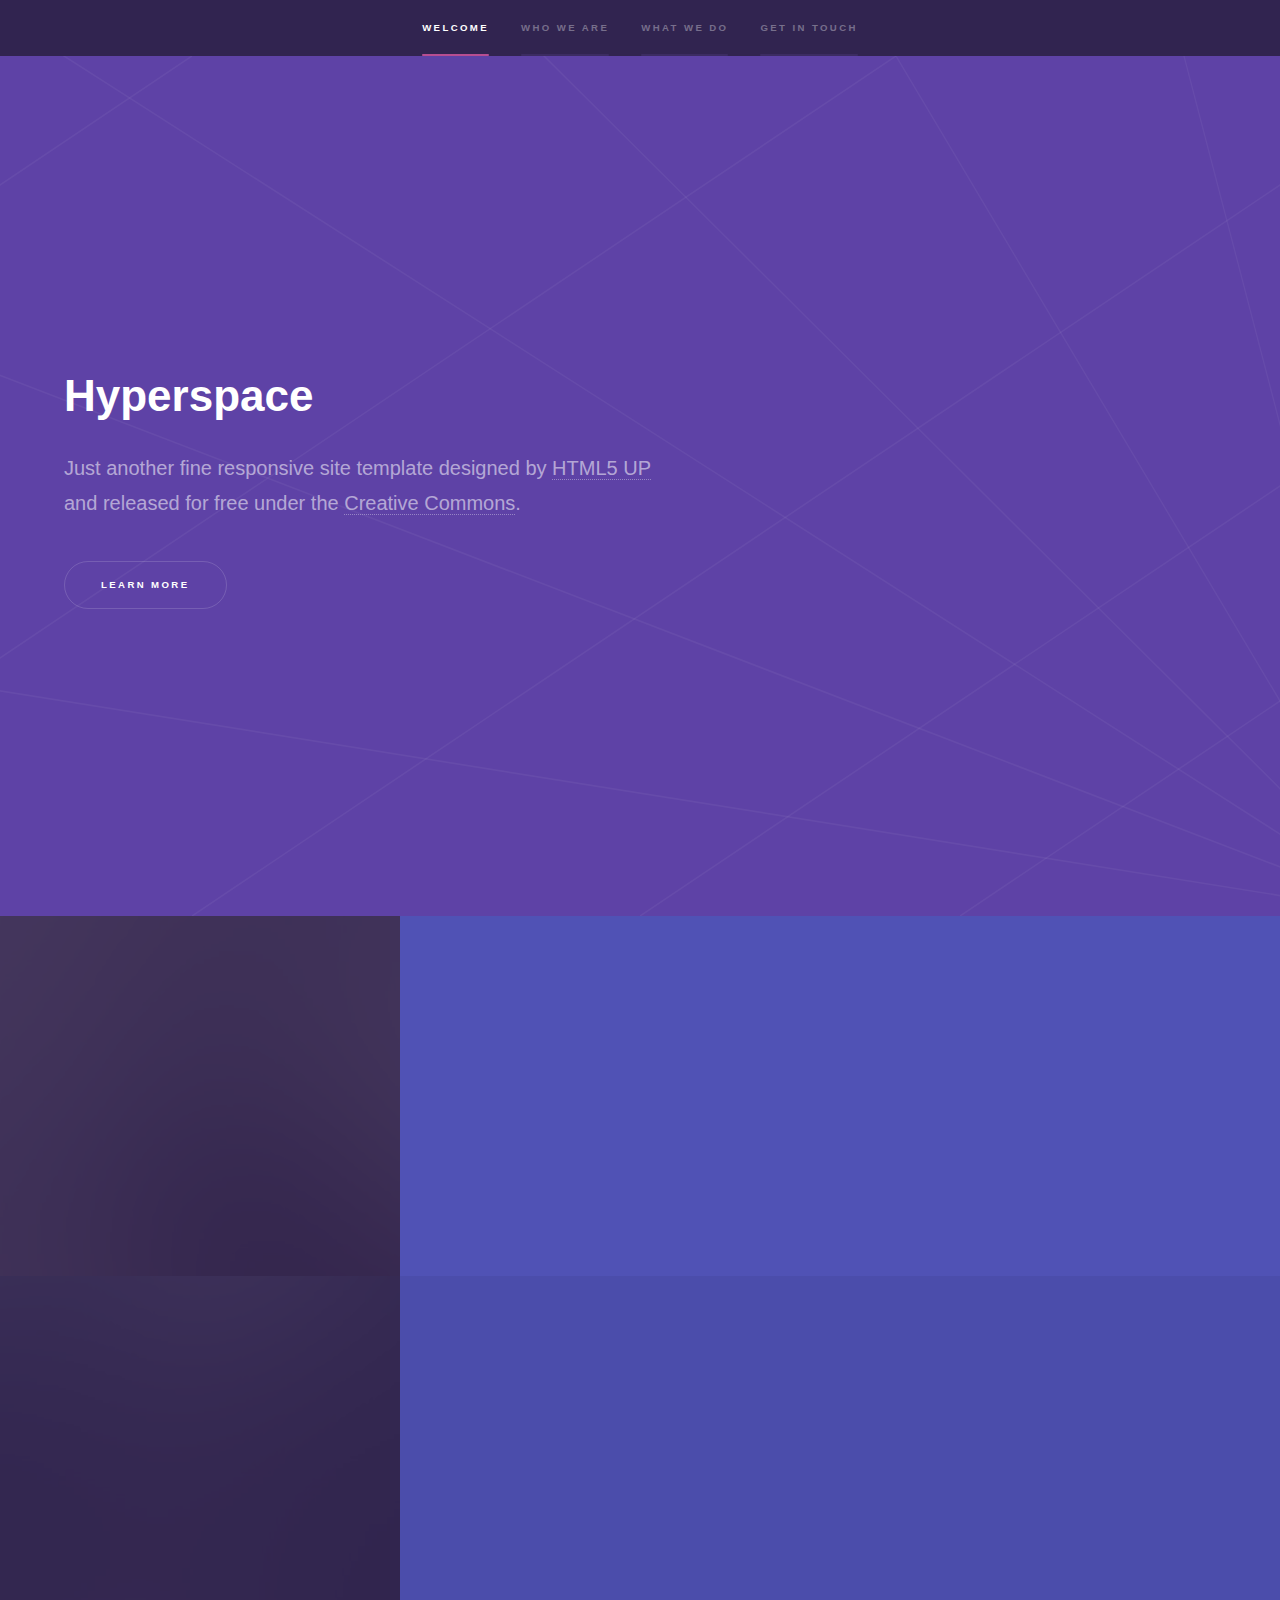
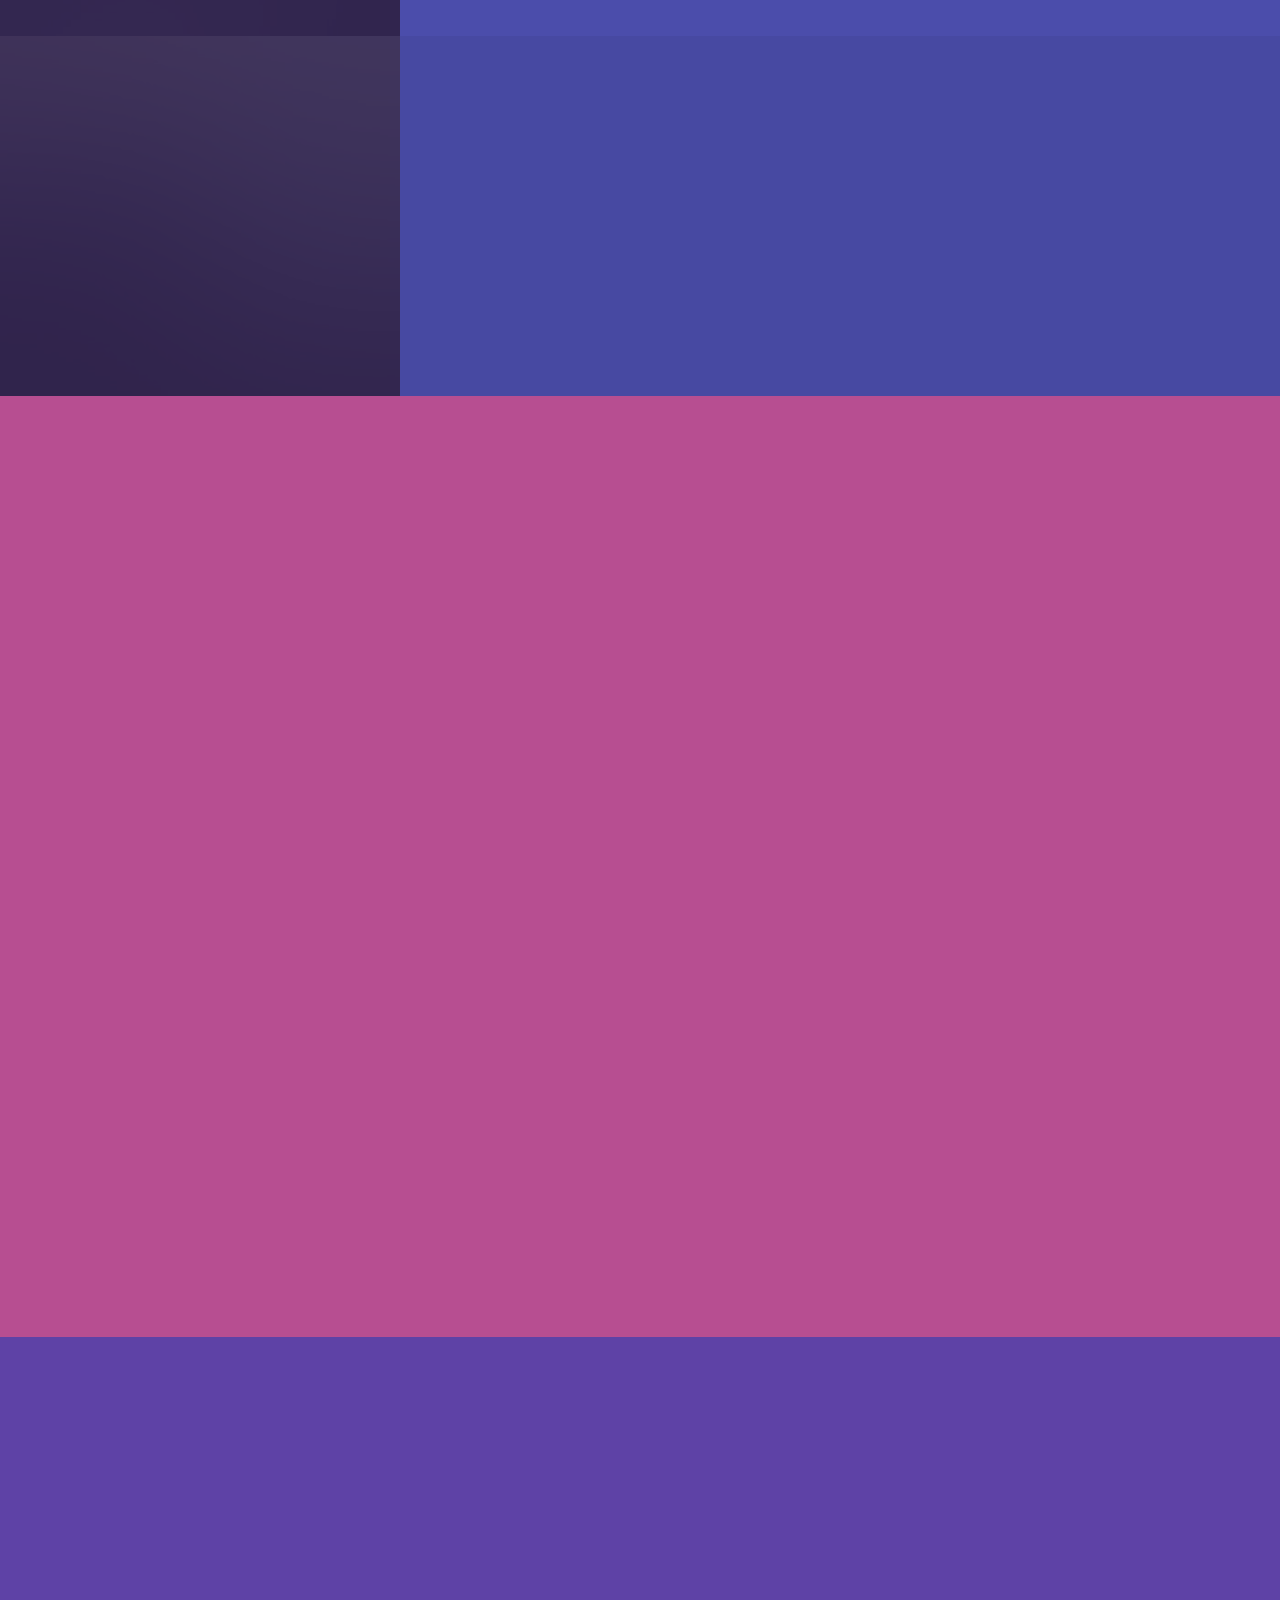
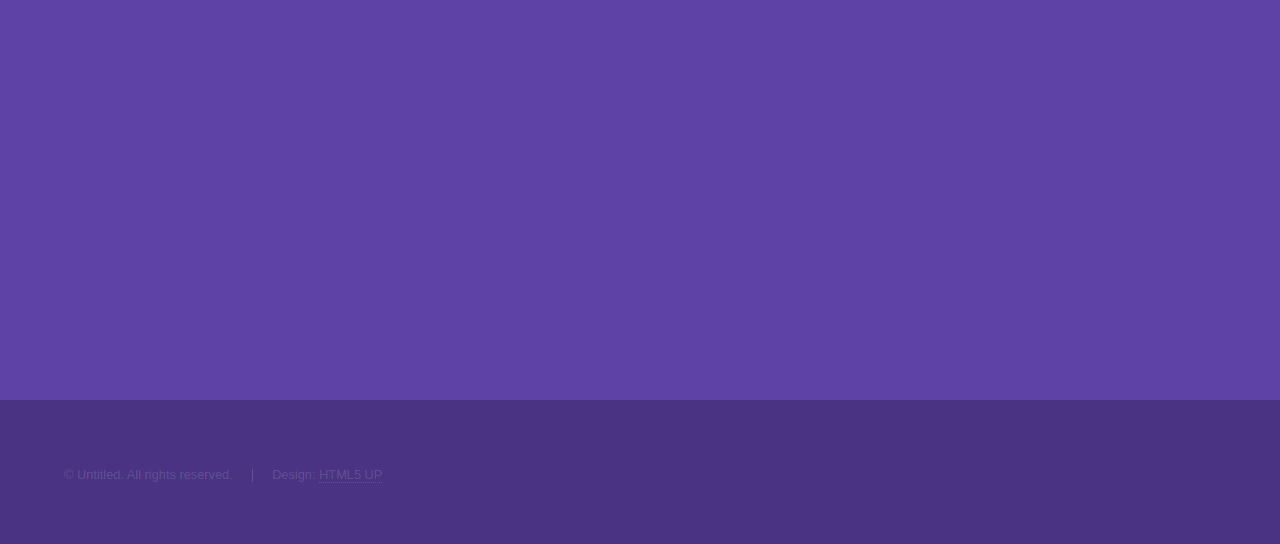
<file: index.html>
<!DOCTYPE HTML>
<!--
	Hyperspace by HTML5 UP
	html5up.net | @ajlkn
	Free for personal and commercial use under the CCA 3.0 license (html5up.net/license)
-->
<html>
	<head>
		<title>Hyperspace by HTML5 UP</title>
		<meta charset="utf-8" />
		<meta name="viewport" content="width=device-width, initial-scale=1, user-scalable=no" />
		<link rel="stylesheet" href="assets/css/main.css" />
		<noscript><link rel="stylesheet" href="assets/css/noscript.css" /></noscript>
	</head>
	<body class="is-preload">

		<!-- Sidebar -->
			<section id="sidebar">
				<div class="inner">
					<nav>
						<ul>
							<li><a href="#intro">Welcome</a></li>
							<li><a href="#one">Who we are</a></li>
							<li><a href="#two">What we do</a></li>
							<li><a href="#three">Get in touch</a></li>
						</ul>
					</nav>
				</div>
			</section>

		<!-- Wrapper -->
			<div id="wrapper">

				<!-- Intro -->
					<section id="intro" class="wrapper style1 fullscreen fade-up">
						<div class="inner">
							<h1>Hyperspace</h1>
							<p>Just another fine responsive site template designed by <a href="http://html5up.net">HTML5 UP</a><br />
							and released for free under the <a href="http://html5up.net/license">Creative Commons</a>.</p>
							<ul class="actions">
								<li><a href="#one" class="button scrolly">Learn more</a></li>
							</ul>
						</div>
					</section>

				<!-- One -->
					<section id="one" class="wrapper style2 spotlights">
						<section>
							<a href="#" class="image"><img src="images/pic01.jpg" alt="" data-position="center center" /></a>
							<div class="content">
								<div class="inner">
									<h2>Sed ipsum dolor</h2>
									<p>Phasellus convallis elit id ullamcorper pulvinar. Duis aliquam turpis mauris, eu ultricies erat malesuada quis. Aliquam dapibus.</p>
									<ul class="actions">
										<li><a href="generic.html" class="button">Learn more</a></li>
									</ul>
								</div>
							</div>
						</section>
						<section>
							<a href="#" class="image"><img src="images/pic02.jpg" alt="" data-position="top center" /></a>
							<div class="content">
								<div class="inner">
									<h2>Feugiat consequat</h2>
									<p>Phasellus convallis elit id ullamcorper pulvinar. Duis aliquam turpis mauris, eu ultricies erat malesuada quis. Aliquam dapibus.</p>
									<ul class="actions">
										<li><a href="generic.html" class="button">Learn more</a></li>
									</ul>
								</div>
							</div>
						</section>
						<section>
							<a href="#" class="image"><img src="images/pic03.jpg" alt="" data-position="25% 25%" /></a>
							<div class="content">
								<div class="inner">
									<h2>Ultricies aliquam</h2>
									<p>Phasellus convallis elit id ullamcorper pulvinar. Duis aliquam turpis mauris, eu ultricies erat malesuada quis. Aliquam dapibus.</p>
									<ul class="actions">
										<li><a href="generic.html" class="button">Learn more</a></li>
									</ul>
								</div>
							</div>
						</section>
					</section>

				<!-- Two -->
					<section id="two" class="wrapper style3 fade-up">
						<div class="inner">
							<h2>What we do</h2>
							<p>Phasellus convallis elit id ullamcorper pulvinar. Duis aliquam turpis mauris, eu ultricies erat malesuada quis. Aliquam dapibus, lacus eget hendrerit bibendum, urna est aliquam sem, sit amet imperdiet est velit quis lorem.</p>
							<div class="features">
								<section>
									<span class="icon solid major fa-code"></span>
									<h3>Lorem ipsum amet</h3>
									<p>Phasellus convallis elit id ullam corper amet et pulvinar. Duis aliquam turpis mauris, sed ultricies erat dapibus.</p>
								</section>
								<section>
									<span class="icon solid major fa-lock"></span>
									<h3>Aliquam sed nullam</h3>
									<p>Phasellus convallis elit id ullam corper amet et pulvinar. Duis aliquam turpis mauris, sed ultricies erat dapibus.</p>
								</section>
								<section>
									<span class="icon solid major fa-cog"></span>
									<h3>Sed erat ullam corper</h3>
									<p>Phasellus convallis elit id ullam corper amet et pulvinar. Duis aliquam turpis mauris, sed ultricies erat dapibus.</p>
								</section>
								<section>
									<span class="icon solid major fa-desktop"></span>
									<h3>Veroeros quis lorem</h3>
									<p>Phasellus convallis elit id ullam corper amet et pulvinar. Duis aliquam turpis mauris, sed ultricies erat dapibus.</p>
								</section>
								<section>
									<span class="icon solid major fa-link"></span>
									<h3>Urna quis bibendum</h3>
									<p>Phasellus convallis elit id ullam corper amet et pulvinar. Duis aliquam turpis mauris, sed ultricies erat dapibus.</p>
								</section>
								<section>
									<span class="icon major fa-gem"></span>
									<h3>Aliquam urna dapibus</h3>
									<p>Phasellus convallis elit id ullam corper amet et pulvinar. Duis aliquam turpis mauris, sed ultricies erat dapibus.</p>
								</section>
							</div>
							<ul class="actions">
								<li><a href="generic.html" class="button">Learn more</a></li>
							</ul>
						</div>
					</section>

				<!-- Three -->
					<section id="three" class="wrapper style1 fade-up">
						<div class="inner">
							<h2>Get in touch</h2>
							<p>Phasellus convallis elit id ullamcorper pulvinar. Duis aliquam turpis mauris, eu ultricies erat malesuada quis. Aliquam dapibus, lacus eget hendrerit bibendum, urna est aliquam sem, sit amet imperdiet est velit quis lorem.</p>
							<div class="split style1">
								<section>
									<form method="post" action="#">
										<div class="fields">
											<div class="field half">
												<label for="name">Name</label>
												<input type="text" name="name" id="name" />
											</div>
											<div class="field half">
												<label for="email">Email</label>
												<input type="text" name="email" id="email" />
											</div>
											<div class="field">
												<label for="message">Message</label>
												<textarea name="message" id="message" rows="5"></textarea>
											</div>
										</div>
										<ul class="actions">
											<li><a href="" class="button submit">Send Message</a></li>
										</ul>
									</form>
								</section>
								<section>
									<ul class="contact">
										<li>
											<h3>Address</h3>
											<span>12345 Somewhere Road #654<br />
											Nashville, TN 00000-0000<br />
											USA</span>
										</li>
										<li>
											<h3>Email</h3>
											<a href="#">user@untitled.tld</a>
										</li>
										<li>
											<h3>Phone</h3>
											<span>(000) 000-0000</span>
										</li>
										<li>
											<h3>Social</h3>
											<ul class="icons">
												<li><a href="#" class="icon brands fa-twitter"><span class="label">Twitter</span></a></li>
												<li><a href="#" class="icon brands fa-facebook-f"><span class="label">Facebook</span></a></li>
												<li><a href="#" class="icon brands fa-github"><span class="label">GitHub</span></a></li>
												<li><a href="#" class="icon brands fa-instagram"><span class="label">Instagram</span></a></li>
												<li><a href="#" class="icon brands fa-linkedin-in"><span class="label">LinkedIn</span></a></li>
											</ul>
										</li>
									</ul>
								</section>
							</div>
						</div>
					</section>

			</div>

		<!-- Footer -->
			<footer id="footer" class="wrapper style1-alt">
				<div class="inner">
					<ul class="menu">
						<li>&copy; Untitled. All rights reserved.</li><li>Design: <a href="http://html5up.net">HTML5 UP</a></li>
					</ul>
				</div>
			</footer>

		<!-- Scripts -->
			<script src="assets/js/jquery.min.js"></script>
			<script src="assets/js/jquery.scrollex.min.js"></script>
			<script src="assets/js/jquery.scrolly.min.js"></script>
			<script src="assets/js/browser.min.js"></script>
			<script src="assets/js/breakpoints.min.js"></script>
			<script src="assets/js/util.js"></script>
			<script src="assets/js/main.js"></script>

	</body>
</html>
</file>
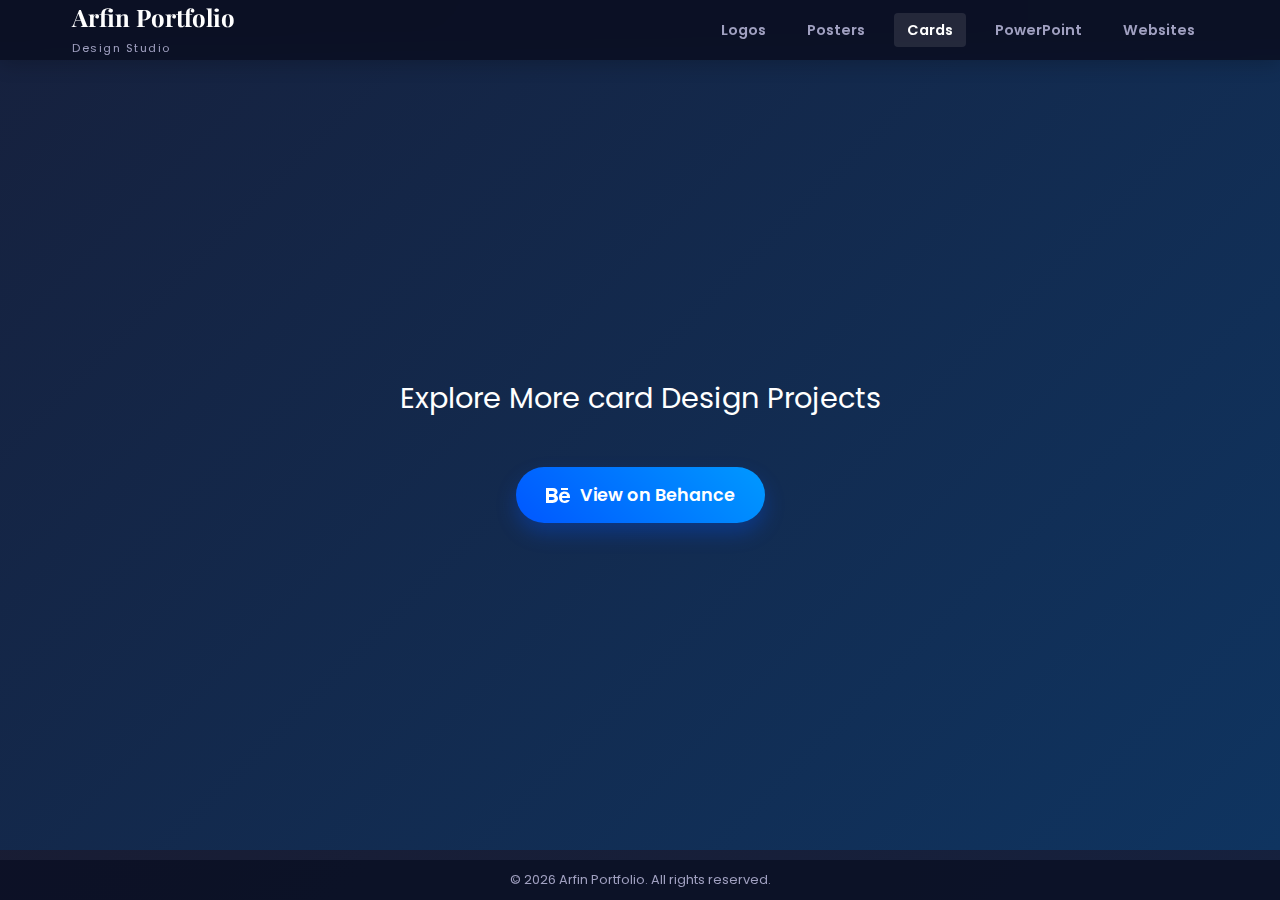
<file: cards.html>
<!DOCTYPE html>
<html lang="en">
<head>
    <meta charset="UTF-8">
    <meta name="viewport" content="width=device-width, initial-scale=1.0">
    <meta name="description" content="Portfolio showcasing my Cards design projects">
    <title>Arfin Portfolio | Card Designs</title>
    <link rel="stylesheet" href="assets/css/portfolio.css">
    <link rel="stylesheet" href="https://cdnjs.cloudflare.com/ajax/libs/font-awesome/6.4.0/css/all.min.css">
    <link href="https://fonts.googleapis.com/css2?family=Poppins:wght@400;600&family=Playfair+Display:wght@700&display=swap" rel="stylesheet">
    <link href="https://fonts.googleapis.com/css2?family=Philosopher:wght@400;700&display=swap" rel="stylesheet">
</head>
<body>
    <header>
        <div class="header-content">
            <a href="https://arfinrabbi.github.io/arfinrabbi/" class="portfolio-title">
                <h1>Arfin Portfolio</h1>
                <span class="portfolio-subtitle">Design Studio</span>
            </a>
            <nav class="nav-buttons">
                <a href="logo.html" class="nav-btn">Logos</a>
                <a href="posters.html" class="nav-btn">Posters</a>
                <a href="cards.html" class="nav-btn active">Cards</a>
                <a href="powerpoint.html" class="nav-btn">PowerPoint</a>
                <a href="website.html" class="nav-btn">Websites</a>
            </nav>
        </div>
    </header>

    <main class="container" id="scrollContainer">
        <!-- Introduction Section -->
        <section class="intro-section navigation">
            <h2>Card Design Projects</h2>
            <p>Welcome to my card design portfolio. Here you'll find a collection of my recent work, showcasing various styles and approaches to brand identity design.</p>
            <div class="scroll-indicator">
                <span>Scroll to explore</span>
                <i class="fas fa-arrow-down"></i>
            </div>
        </section>
        
        <!-- Card Project 1 -->
        <section class="portfolio-section navigation">
            <div class="single-project-grid">
                <div class="portfolio-item">
                    <div class="project-image-container">
                        <div class="logo-placeholder cs-logo">
                                <img src="assets/css/images/card1.jpg" alt="CS Logo" style="max-width:100%; height:auto; display:block;">
                        </div>
                    </div>
                    <div class="project-info">
                        <h3>Valicha Restaurant Menu</h3>
                        <p>This menu design for Valicha uses bold orange and red tones that reflect Peruvian flavors and charcoal cooking. Playful typography and hand-drawn elements create an approachable atmosphere with clear navigation.</p>
                        <br>
                        <p>The layout highlights signature items like Charcoal Chicken and Family Feast, with strategic organization guiding customers through authentic offerings from Inca Wings to Papa Rellena.</p>
                        <br>
                        <p>The design balances appetite appeal with readability, effectively communicating Valicha's identity as an authentic Peruvian eatery.</p>
                    </div>
                </div>
            </div>
        </section>
        
        <!-- Card Project 2 -->
        <section class="portfolio-section navigation">
            <div class="single-project-grid">
                <div class="portfolio-item">
                    <div class="project-image-container">
                        <div class="logo-placeholder cs-logo">
                                <img src="assets/css/images/card3.jpg" alt="CS Logo" style="max-width:100%; height:auto; display:block;">
                        </div>
                    </div>
                    <div class="project-info">
                        <h3>Praemium Corporate Business Card</h3>
                        <p>This business card for Praemium features a sophisticated two-tone design with light gray and deep teal, using an interlocking geometric element that balances visual interest with corporate professionalism.</p>
                        <br>
                        <p>The layout separates branding from contact information, with the logo and tagline on the left while the right showcases digital presence. The geometric shape subtly suggests business connectivity.</p>
                        <br>
                        <p>The design balances modern sophistication with clarity, presenting Klaus Tenbrock's Managing Partner credentials in a hierarchy that reflects Praemium's professional identity.</p>
                    </div>
                </div>
            </div>
        </section>
        
        <!-- Logo Project 3 -->
        <section class="portfolio-section navigation">
            <div class="single-project-grid">
                <div class="portfolio-item">
                    <div class="project-image-container">
                        <div class="logo-placeholder cs-logo">
                                <img src="assets/css/images/card4.jpg" alt="CS Logo" style="max-width:100%; height:auto; display:block;">
                        </div>
                    </div>
                    <div class="project-info">
                        <h3>GDN Investment Group Business Card</h3>
                        <p>This business card for GDN Investment Group features a sophisticated logo combining a golden tree with green stems and yellow arc, symbolizing growth and financial stability. The sage green, gold, and soft gray palette with marble texture creates a premium, professional feel.</p>
                        <br>
                        <p>The design maintains clear hierarchy with the logo prominently displayed and Dean Godden's Director credentials well-presented. Golden icons organize contact information for easy readability across both card sides.</p>
                        <br>
                        <p>The aesthetic successfully communicates trust and expertise through natural imagery and premium materials, with the tree motif reinforcing wealth cultivation—an effective branding tool aligned with GDN Investment Group's identity.</p>
                    </div>
                </div>
            </div>
        </section>
        
        <!-- Logo Project 4 -->
        <section class="portfolio-section navigation">
            <div class="single-project-grid">
                <div class="portfolio-item">
                    <div class="project-image-container">
                        <div class="logo-placeholder cs-logo">
                                <img src="assets/css/images/card5.jpg" alt="CS Logo" style="max-width:100%; height:auto; display:block;">
                        </div>
                    </div>
                    <div class="project-info">
                        <h3>Peru Chicken Menu</h3>
                       <p>This menu design features a rich purple background with elegant gold framing, creating a premium yet approachable aesthetic for Peru Chicken. The playful chicken mascot adds friendly personality while the sophisticated palette elevates the experience.</p>
                        <br>
                        <p>The layout organizes Sides, Drinks, and Meals into clear sections with appetizing food illustrations. Bold typography and clean pricing ensure easy navigation, with special emphasis on signature items like "Mel Val's World Famous Aji Chilli."</p>
                        <br>
                        <p>The design positions Peru Chicken as both a family restaurant and catering service, offering authentic Peruvian food at accessible prices while maintaining strong brand consistency.</p>
                    </div>
                </div>
            </div>
        </section>
        
        <!-- Logo Project 5 -->
        <section class="portfolio-section navigation">
            <div class="single-project-grid">
                <div class="portfolio-item">
                    <div class="project-image-container">
                        <div class="logo-placeholder cs-logo">
                                <img src="assets/css/images/card6.jpg" alt="CS Logo" style="max-width:100%; height:auto; display:block;">
                        </div>
                    </div>
                    <div class="project-info">
                        <h3>The American Hotdog Company Menu</h3>
                        <p>This menu design celebrates American street food culture through bold patriotic imagery featuring the Statue of Liberty and flag elements. Vibrant yellow typography against a dark background and city-inspired names like "The Chicago Dog" reinforce authentic American dining.</p>
                        <br>
                        <p>The layout organizes specialty hotdogs with detailed descriptions and appetizing photography, using arrows and varied text sizes to guide customers through $6-12 offerings. Creative touches like "Cheese No Charge" and sides including jalapeño poppers add visual interest.</p>
                        <br>
                        <p>The patriotic theme with mouth-watering visuals positions The American Hotdog Company as an authentic purveyor of classic comfort food with an energetic, casual street food atmosphere.</p>
                    </div>
                </div>
            </div>
        </section>
        
        <!-- Logo Project 6 -->
        <section class="portfolio-section navigation">
            <div class="single-project-grid">
                <div class="portfolio-item">
                    <div class="project-image-container">
                        <div class="logo-placeholder cs-logo">
                                <img src="assets/css/images/card2.png" alt="CS Logo" style="max-width:100%; height:auto; display:block;">
                        </div>
                    </div>
                    <div class="project-info">
                        <h3>Ariston-Ravinia Email Signature</h3>
                        <p>This email signature features a dual-brand approach showcasing both Ariston and Ravinia logos with their shared tagline "Quality Products - Right Price." The navy and white color scheme creates a sophisticated corporate identity for the procurement and sales industry.</p>
                        <br>
                        <p>The layout balances branding on the left with comprehensive contact information on the right, including phone, email, website, and social media icons. Clean typography ensures excellent readability across email platforms.</p>
                        <br>
                        <p>The signature effectively positions Aris Kalantzopoulos as a reliable contact for both brands while facilitating easy business communication through streamlined, accessible design.</p>
                    </div>
                </div>
            </div>
        </section>
        
        <!-- Behance Section -->
        <section class="behance-section navigation">
            <p class="more-projects">Explore More card Design Projects</p>
            <div class="behance-button-container">
                <a href="https://www.behance.net/arfinrabbi" class="behance-button" target="_blank" rel="noopener noreferrer">
                    <svg xmlns="http://www.w3.org/2000/svg" viewBox="0 0 24 24" width="24" height="24" class="behance-icon">
                        <path fill="currentColor" d="M22 7h-7v-2h7v2zm1.726 10c-.442 1.297-2.029 3-5.101 3-3.074 0-5.564-1.729-5.564-5.675 0-3.91 2.325-5.92 5.466-5.92 3.082 0 4.964 1.782 5.375 4.426.078.506.109 1.188.095 2.14h-8.027c.13 3.211 3.483 3.312 4.588 2.029h3.168zm-7.686-4h4.965c-.105-1.547-1.136-2.219-2.477-2.219-1.466 0-2.277.768-2.488 2.219zm-9.574 6.988h-6.466v-14.967h6.953c5.476.081 5.58 5.444 2.72 6.906 3.461 1.26 3.577 8.061-3.207 8.061zm-3.466-8.988h3.584c2.508 0 2.906-3-.312-3h-3.272v3zm3.391 3h-3.391v3.016h3.341c3.055 0 2.868-3.016.05-3.016z"/>
                    </svg>
                    View on Behance
                    <span class="button-hover-effect"></span>
                </a>
            </div>
            <div class="floating-dots">
                <span></span><span></span><span></span><span></span><span></span>
                <span></span><span></span><span></span><span></span><span></span>
            </div>
        </section>
    </main>

    <footer>
        <p>&copy; <span id="current-year">2023</span> Arfin Portfolio. All rights reserved.</p>
    </footer>

    <script src="assets/js/portfolio.js"></script>
</body>
</html>
</file>
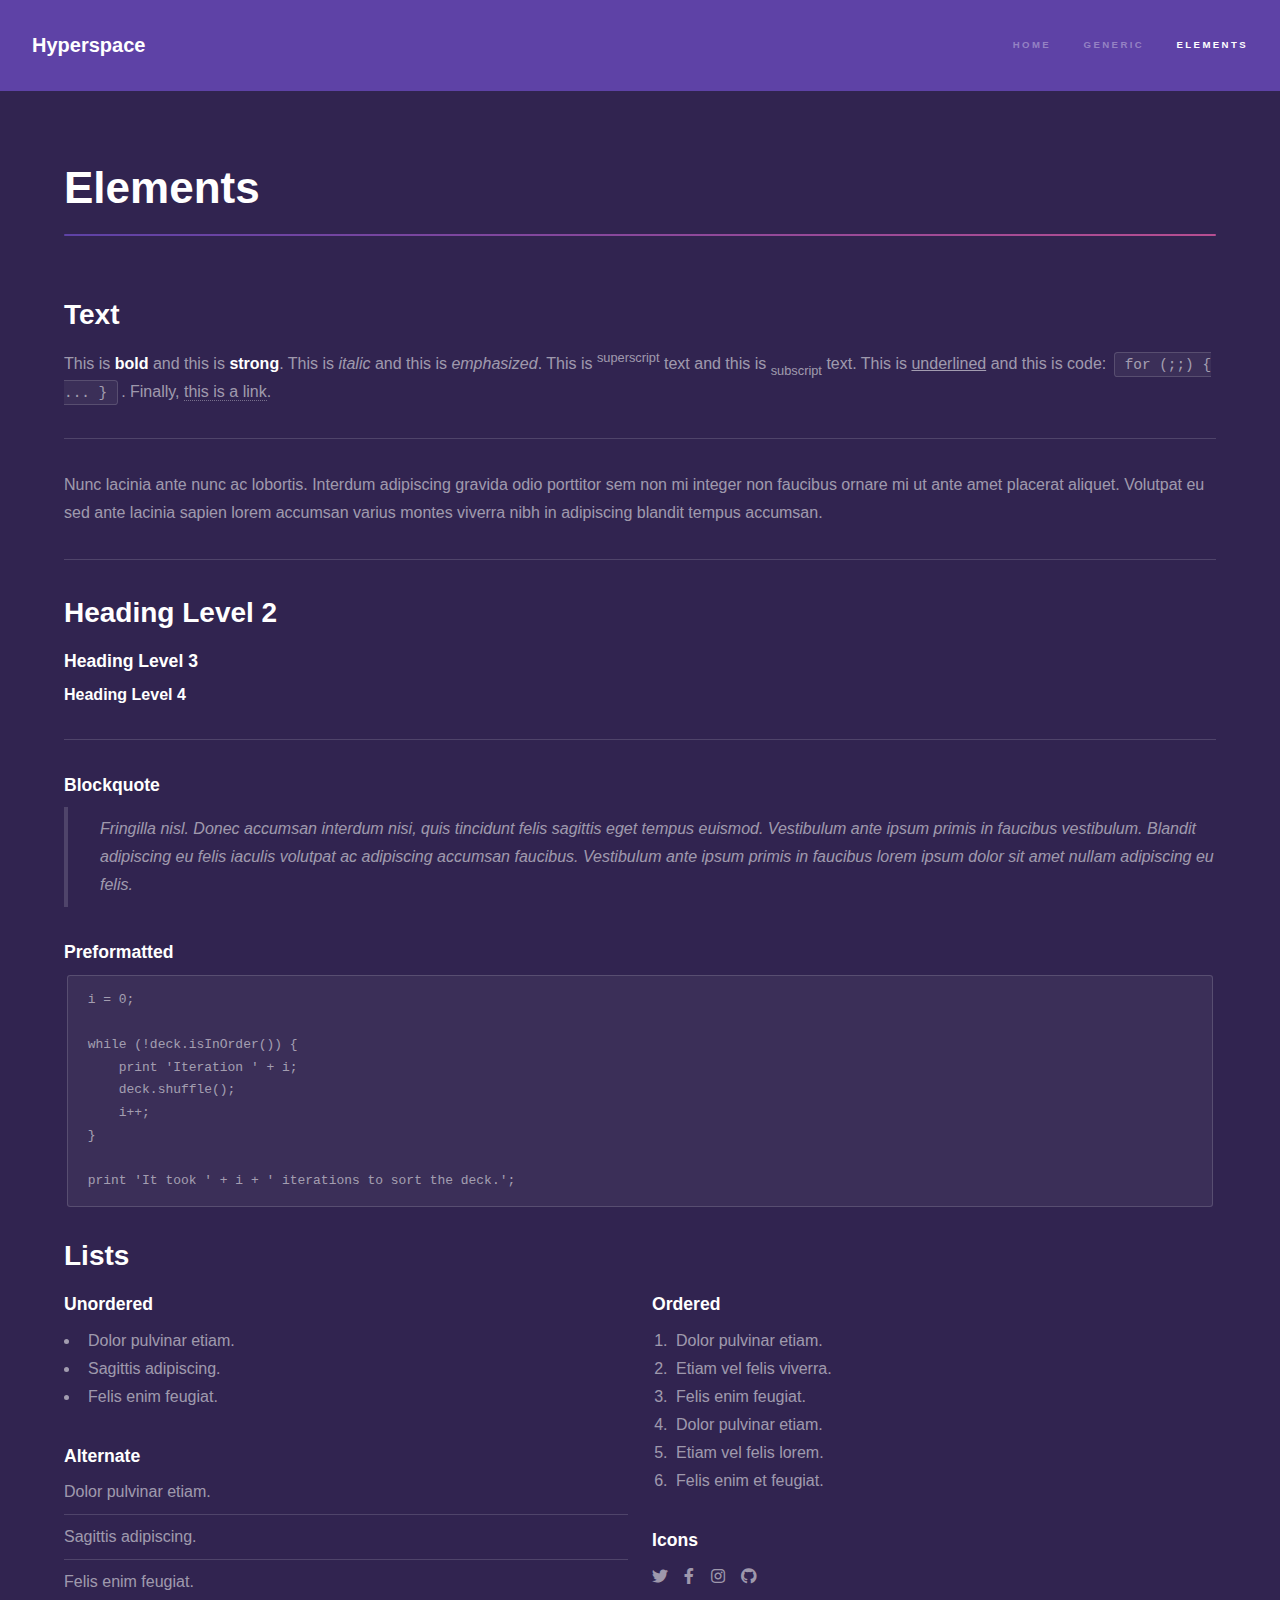
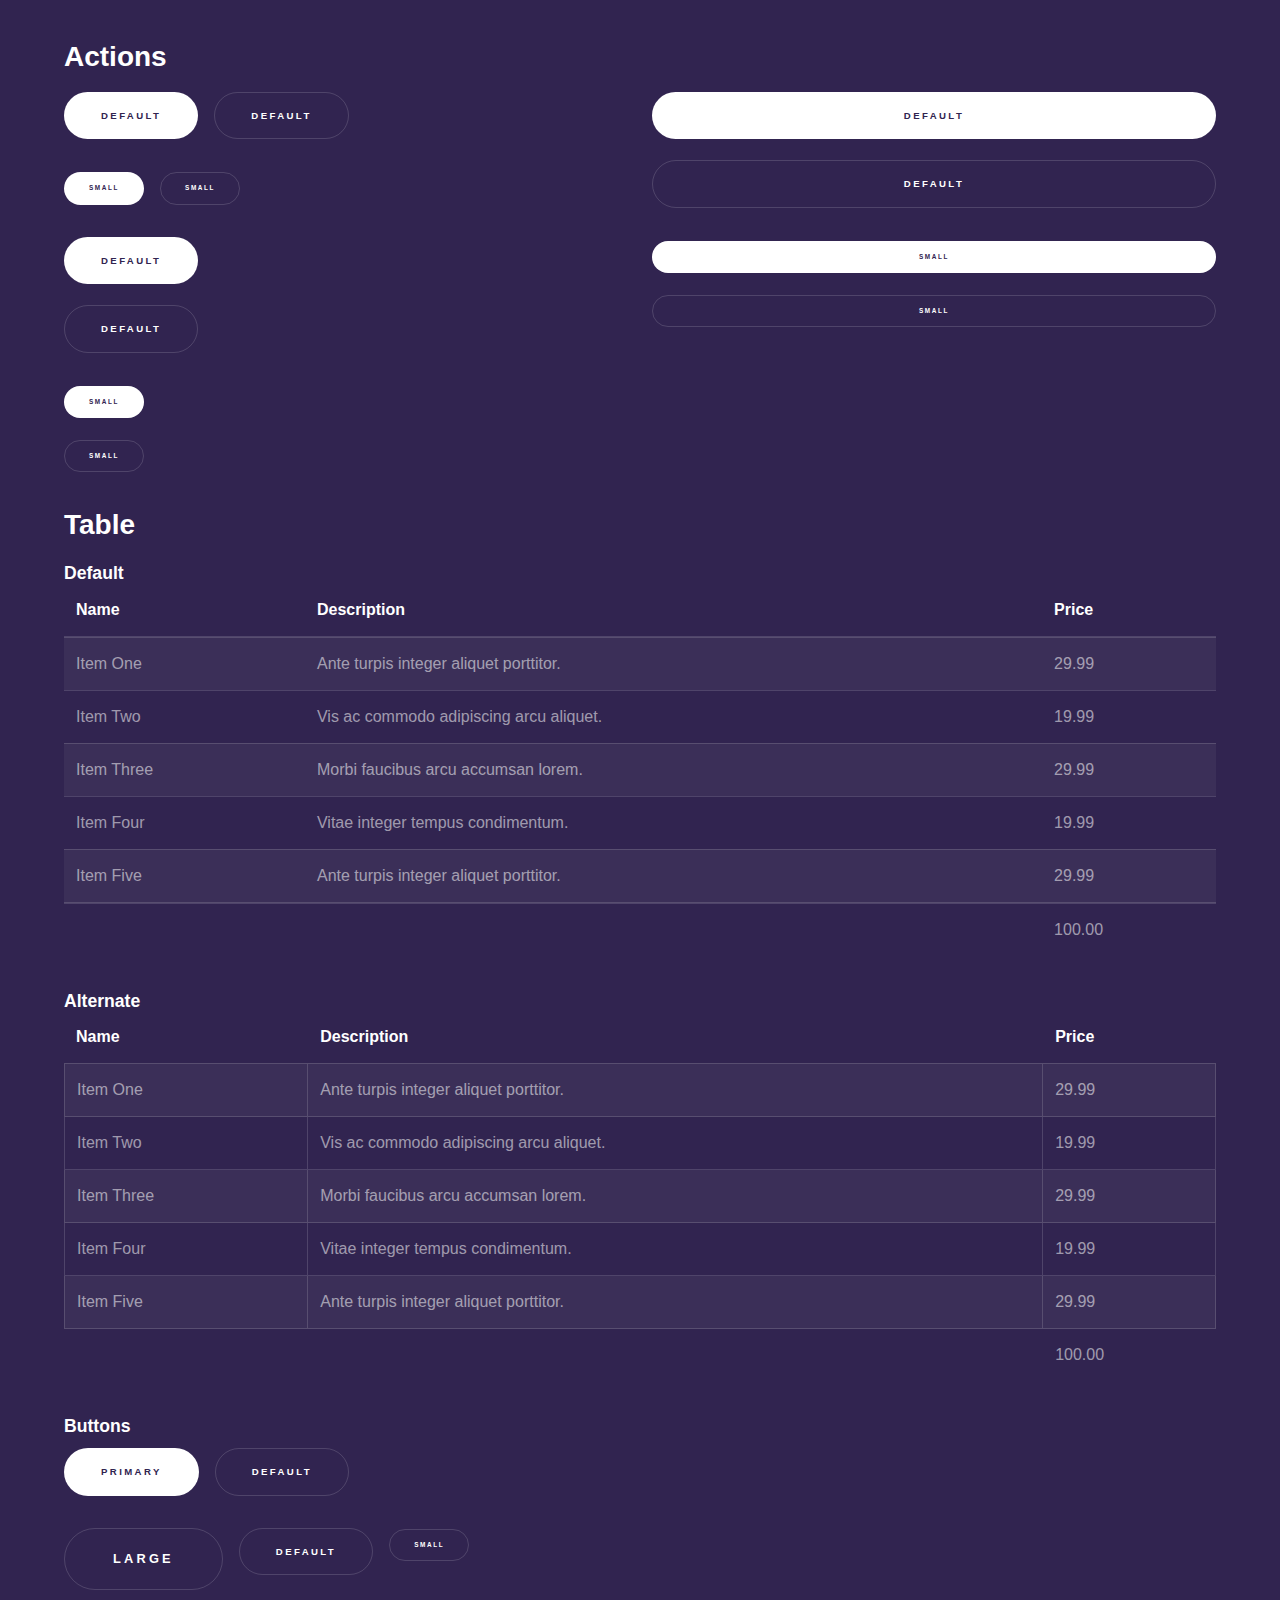
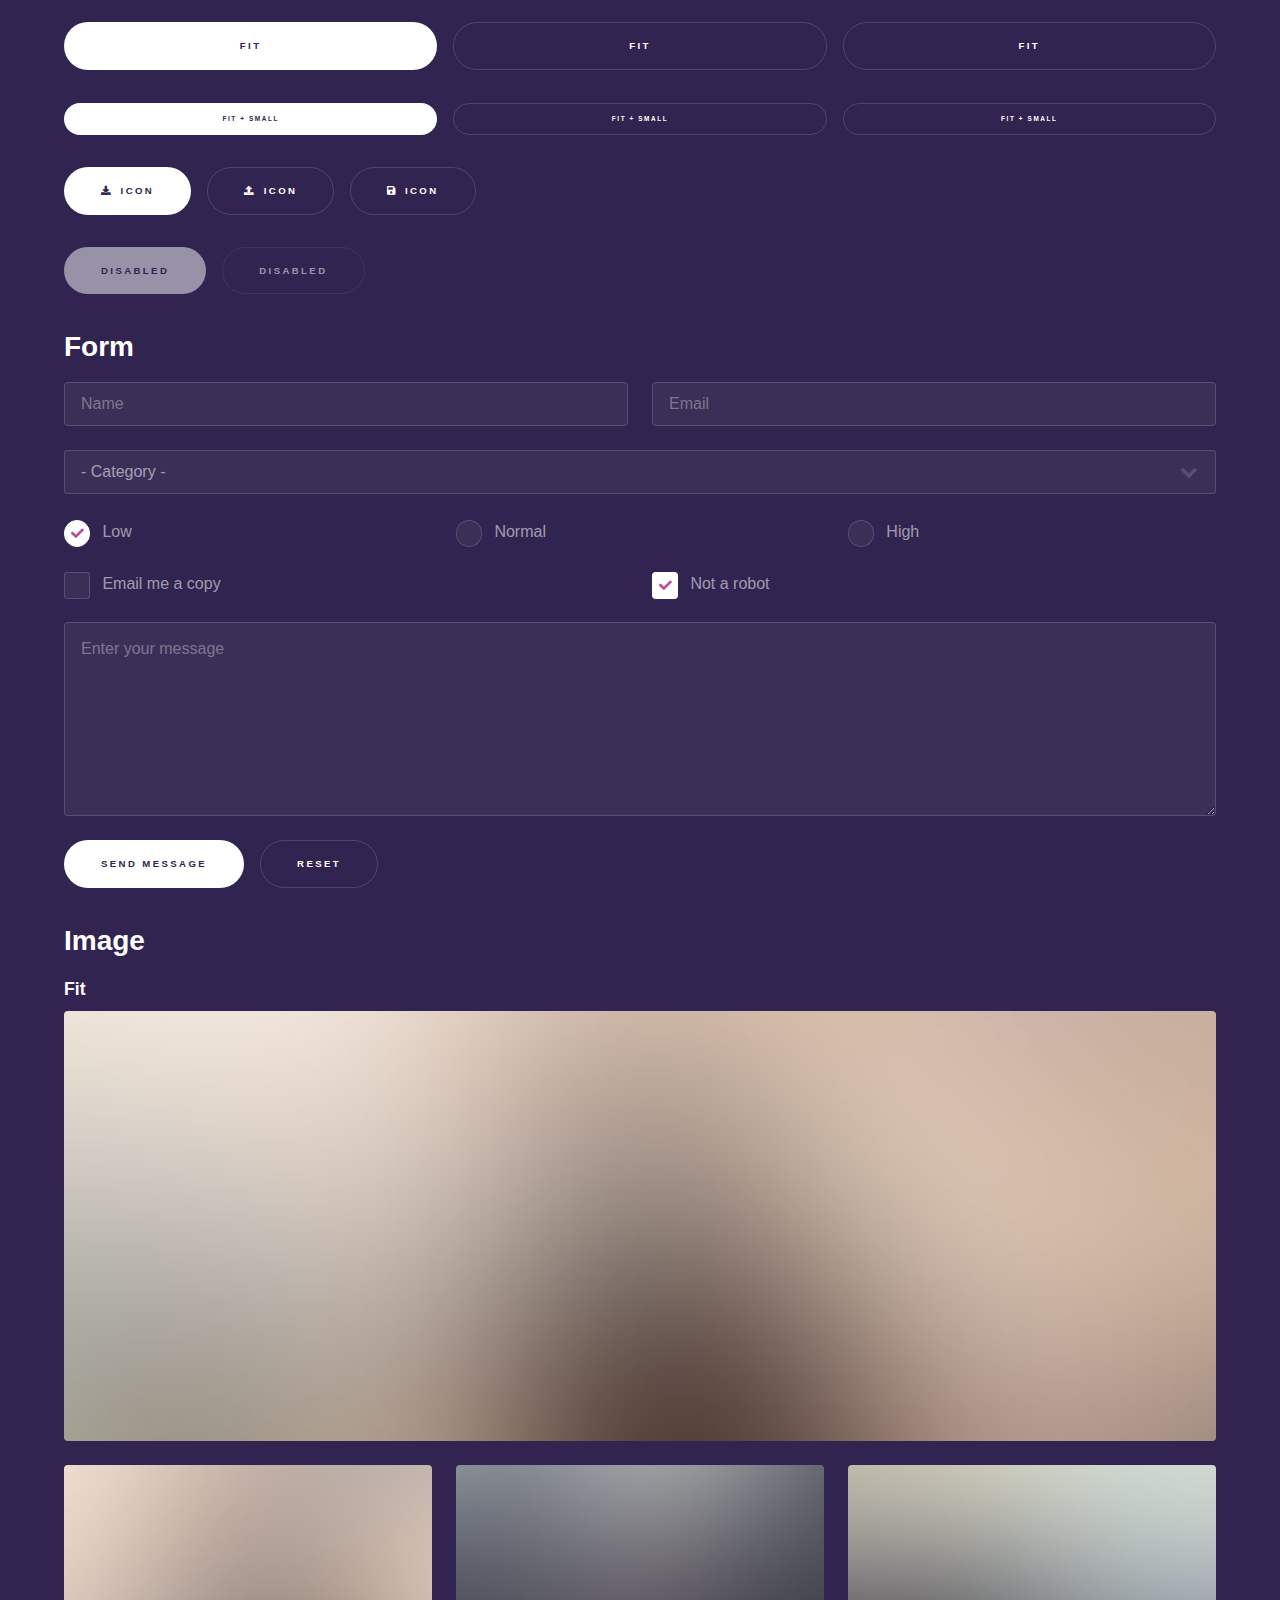
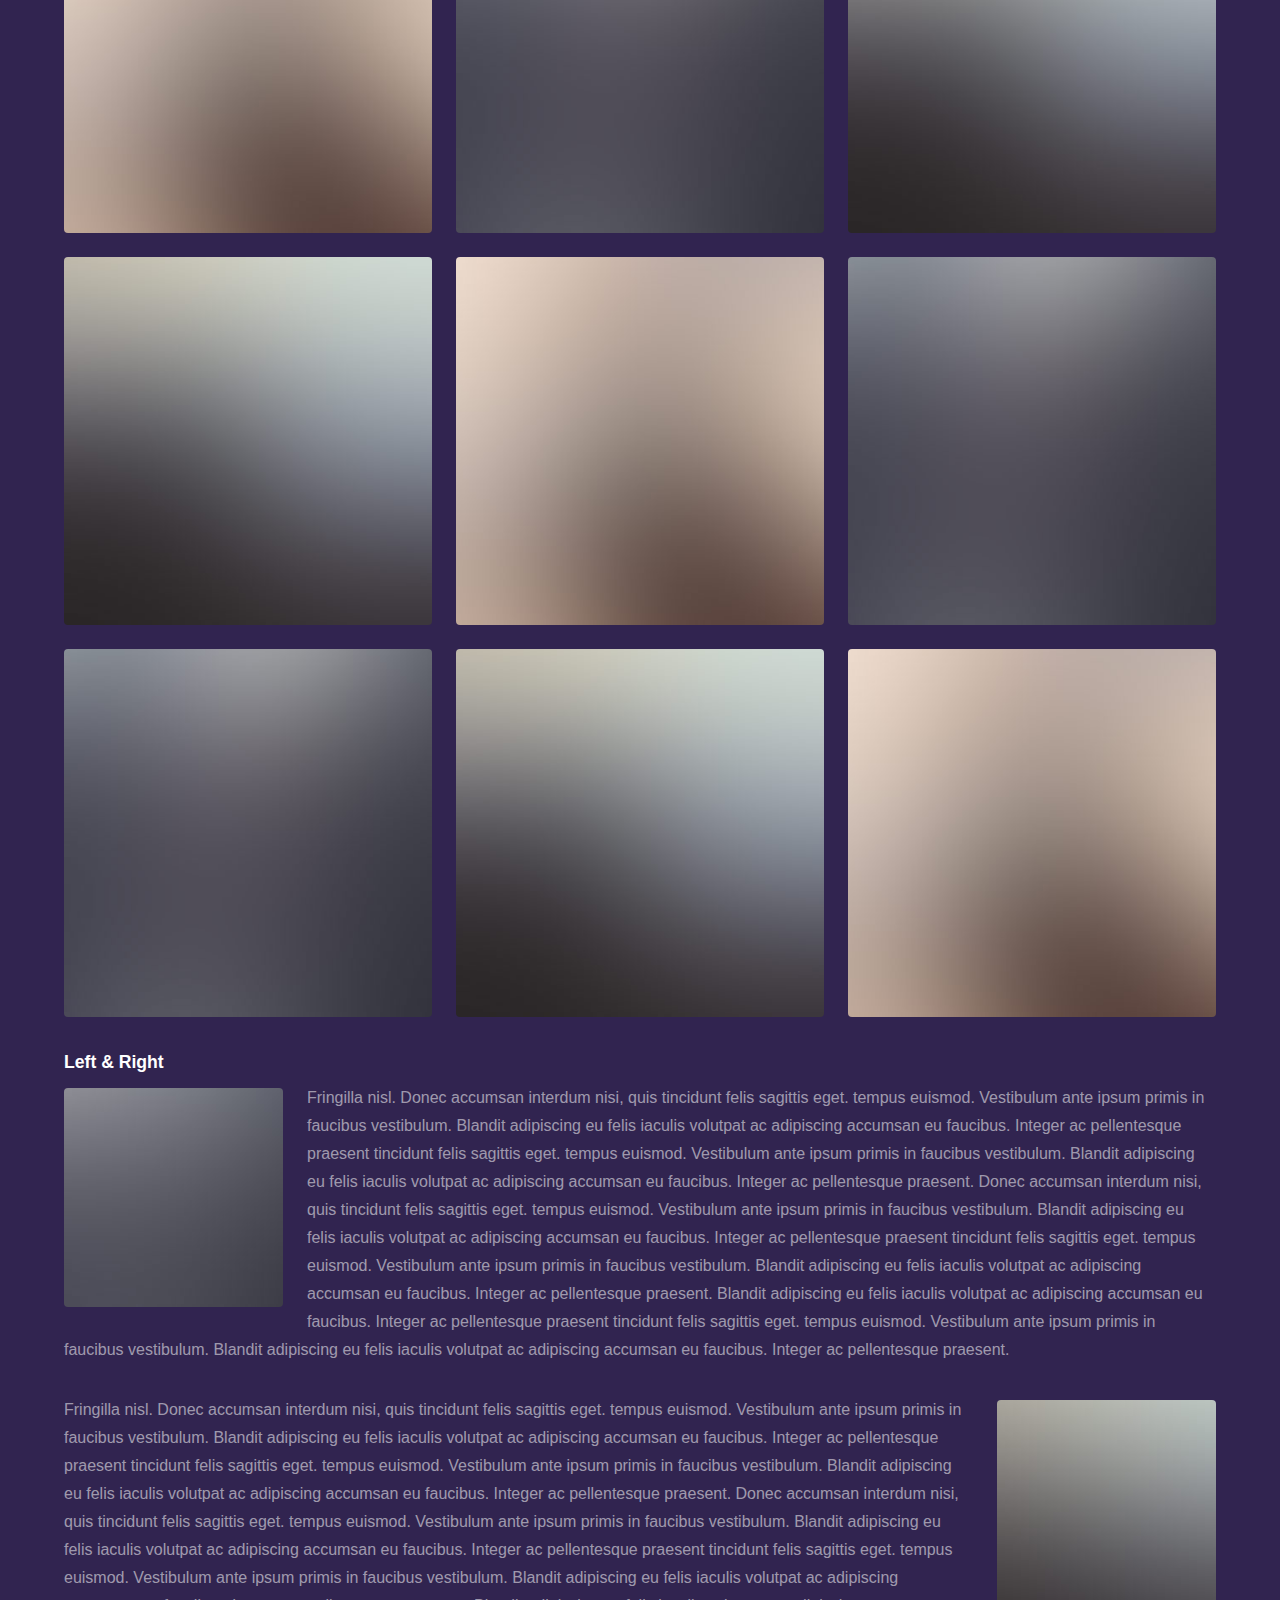
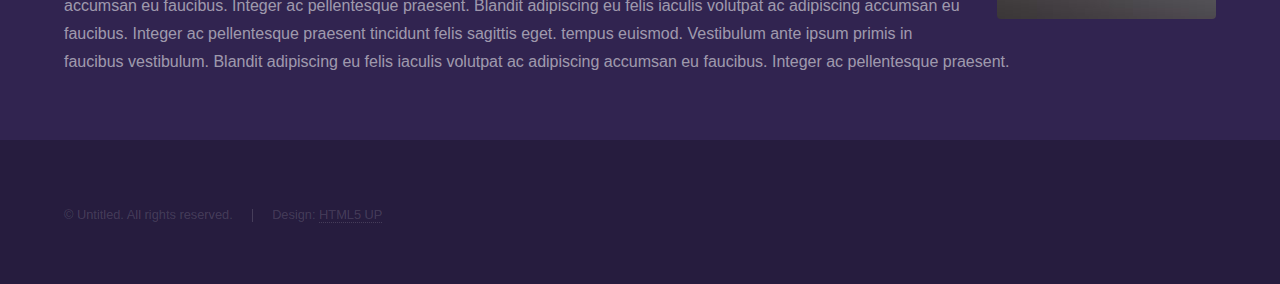
<file: elements.html>
<!DOCTYPE HTML>
<!--
	Hyperspace by HTML5 UP
	html5up.net | @ajlkn
	Free for personal and commercial use under the CCA 3.0 license (html5up.net/license)
-->
<html>
	<head>
		<title>Elements - Hyperspace by HTML5 UP</title>
		<meta charset="utf-8" />
		<meta name="viewport" content="width=device-width, initial-scale=1, user-scalable=no" />
		<link rel="stylesheet" href="assets/css/main.css" />
		<noscript><link rel="stylesheet" href="assets/css/noscript.css" /></noscript>
	</head>
	<body class="is-preload">

		<!-- Header -->
			<header id="header">
				<a href="index.html" class="title">Hyperspace</a>
				<nav>
					<ul>
						<li><a href="index.html">Home</a></li>
						<li><a href="generic.html">Generic</a></li>
						<li><a href="elements.html"  class="active">Elements</a></li>
					</ul>
				</nav>
			</header>

		<!-- Wrapper -->
			<div id="wrapper">

				<!-- Main -->
					<section id="main" class="wrapper">
						<div class="inner">
							<h1 class="major">Elements</h1>

							<!-- Text -->
								<section>
									<h2>Text</h2>
									<p>This is <b>bold</b> and this is <strong>strong</strong>. This is <i>italic</i> and this is <em>emphasized</em>.
									This is <sup>superscript</sup> text and this is <sub>subscript</sub> text.
									This is <u>underlined</u> and this is code: <code>for (;;) { ... }</code>. Finally, <a href="#">this is a link</a>.</p>
									<hr />
									<p>Nunc lacinia ante nunc ac lobortis. Interdum adipiscing gravida odio porttitor sem non mi integer non faucibus ornare mi ut ante amet placerat aliquet. Volutpat eu sed ante lacinia sapien lorem accumsan varius montes viverra nibh in adipiscing blandit tempus accumsan.</p>
									<hr />
									<h2>Heading Level 2</h2>
									<h3>Heading Level 3</h3>
									<h4>Heading Level 4</h4>
									<hr />
									<h3>Blockquote</h3>
									<blockquote>Fringilla nisl. Donec accumsan interdum nisi, quis tincidunt felis sagittis eget tempus euismod. Vestibulum ante ipsum primis in faucibus vestibulum. Blandit adipiscing eu felis iaculis volutpat ac adipiscing accumsan faucibus. Vestibulum ante ipsum primis in faucibus lorem ipsum dolor sit amet nullam adipiscing eu felis.</blockquote>
									<h3>Preformatted</h3>
									<pre><code>i = 0;

while (!deck.isInOrder()) {
    print 'Iteration ' + i;
    deck.shuffle();
    i++;
}

print 'It took ' + i + ' iterations to sort the deck.';</code></pre>
								</section>

							<!-- Lists -->
								<section>
									<h2>Lists</h2>
									<div class="row">
										<div class="col-6 col-12-medium">
											<h3>Unordered</h3>
											<ul>
												<li>Dolor pulvinar etiam.</li>
												<li>Sagittis adipiscing.</li>
												<li>Felis enim feugiat.</li>
											</ul>
											<h3>Alternate</h3>
											<ul class="alt">
												<li>Dolor pulvinar etiam.</li>
												<li>Sagittis adipiscing.</li>
												<li>Felis enim feugiat.</li>
											</ul>
										</div>
										<div class="col-6 col-12-medium">
											<h3>Ordered</h3>
											<ol>
												<li>Dolor pulvinar etiam.</li>
												<li>Etiam vel felis viverra.</li>
												<li>Felis enim feugiat.</li>
												<li>Dolor pulvinar etiam.</li>
												<li>Etiam vel felis lorem.</li>
												<li>Felis enim et feugiat.</li>
											</ol>
											<h3>Icons</h3>
											<ul class="icons">
												<li><a href="#" class="icon brands fa-twitter"><span class="label">Twitter</span></a></li>
												<li><a href="#" class="icon brands fa-facebook-f"><span class="label">Facebook</span></a></li>
												<li><a href="#" class="icon brands fa-instagram"><span class="label">Instagram</span></a></li>
												<li><a href="#" class="icon brands fa-github"><span class="label">Github</span></a></li>
											</ul>
										</div>
									</div>
									<h2>Actions</h2>
									<div class="row">
										<div class="col-6 col-12-medium">
											<ul class="actions">
												<li><a href="#" class="button primary">Default</a></li>
												<li><a href="#" class="button">Default</a></li>
											</ul>
											<ul class="actions small">
												<li><a href="#" class="button primary small">Small</a></li>
												<li><a href="#" class="button small">Small</a></li>
											</ul>
											<ul class="actions stacked">
												<li><a href="#" class="button primary">Default</a></li>
												<li><a href="#" class="button">Default</a></li>
											</ul>
											<ul class="actions stacked">
												<li><a href="#" class="button primary small">Small</a></li>
												<li><a href="#" class="button small">Small</a></li>
											</ul>
										</div>
										<div class="col-6 col-12-medium">
											<ul class="actions stacked">
												<li><a href="#" class="button primary fit">Default</a></li>
												<li><a href="#" class="button fit">Default</a></li>
											</ul>
											<ul class="actions stacked">
												<li><a href="#" class="button primary small fit">Small</a></li>
												<li><a href="#" class="button small fit">Small</a></li>
											</ul>
										</div>
									</div>
								</section>

							<!-- Table -->
								<section>
									<h2>Table</h2>
									<h3>Default</h3>
									<div class="table-wrapper">
										<table>
											<thead>
												<tr>
													<th>Name</th>
													<th>Description</th>
													<th>Price</th>
												</tr>
											</thead>
											<tbody>
												<tr>
													<td>Item One</td>
													<td>Ante turpis integer aliquet porttitor.</td>
													<td>29.99</td>
												</tr>
												<tr>
													<td>Item Two</td>
													<td>Vis ac commodo adipiscing arcu aliquet.</td>
													<td>19.99</td>
												</tr>
												<tr>
													<td>Item Three</td>
													<td> Morbi faucibus arcu accumsan lorem.</td>
													<td>29.99</td>
												</tr>
												<tr>
													<td>Item Four</td>
													<td>Vitae integer tempus condimentum.</td>
													<td>19.99</td>
												</tr>
												<tr>
													<td>Item Five</td>
													<td>Ante turpis integer aliquet porttitor.</td>
													<td>29.99</td>
												</tr>
											</tbody>
											<tfoot>
												<tr>
													<td colspan="2"></td>
													<td>100.00</td>
												</tr>
											</tfoot>
										</table>
									</div>

									<h3>Alternate</h3>
									<div class="table-wrapper">
										<table class="alt">
											<thead>
												<tr>
													<th>Name</th>
													<th>Description</th>
													<th>Price</th>
												</tr>
											</thead>
											<tbody>
												<tr>
													<td>Item One</td>
													<td>Ante turpis integer aliquet porttitor.</td>
													<td>29.99</td>
												</tr>
												<tr>
													<td>Item Two</td>
													<td>Vis ac commodo adipiscing arcu aliquet.</td>
													<td>19.99</td>
												</tr>
												<tr>
													<td>Item Three</td>
													<td> Morbi faucibus arcu accumsan lorem.</td>
													<td>29.99</td>
												</tr>
												<tr>
													<td>Item Four</td>
													<td>Vitae integer tempus condimentum.</td>
													<td>19.99</td>
												</tr>
												<tr>
													<td>Item Five</td>
													<td>Ante turpis integer aliquet porttitor.</td>
													<td>29.99</td>
												</tr>
											</tbody>
											<tfoot>
												<tr>
													<td colspan="2"></td>
													<td>100.00</td>
												</tr>
											</tfoot>
										</table>
									</div>
								</section>

							<!-- Buttons -->
								<section>
									<h3>Buttons</h3>
									<ul class="actions">
										<li><a href="#" class="button primary">Primary</a></li>
										<li><a href="#" class="button">Default</a></li>
									</ul>
									<ul class="actions">
										<li><a href="#" class="button large">Large</a></li>
										<li><a href="#" class="button">Default</a></li>
										<li><a href="#" class="button small">Small</a></li>
									</ul>
									<ul class="actions fit">
										<li><a href="#" class="button primary fit">Fit</a></li>
										<li><a href="#" class="button fit">Fit</a></li>
										<li><a href="#" class="button fit">Fit</a></li>
									</ul>
									<ul class="actions fit small">
										<li><a href="#" class="button primary fit small">Fit + Small</a></li>
										<li><a href="#" class="button fit small">Fit + Small</a></li>
										<li><a href="#" class="button fit small">Fit + Small</a></li>
									</ul>
									<ul class="actions">
										<li><a href="#" class="button primary icon solid fa-download">Icon</a></li>
										<li><a href="#" class="button icon solid fa-upload">Icon</a></li>
										<li><a href="#" class="button icon solid fa-save">Icon</a></li>
									</ul>
									<ul class="actions">
										<li><span class="button primary disabled">Disabled</span></li>
										<li><span class="button disabled">Disabled</span></li>
									</ul>
								</section>

							<!-- Form -->
								<section>
									<h2>Form</h2>
									<form method="post" action="#">
										<div class="row gtr-uniform">
											<div class="col-6 col-12-xsmall">
												<input type="text" name="demo-name" id="demo-name" value="" placeholder="Name" />
											</div>
											<div class="col-6 col-12-xsmall">
												<input type="email" name="demo-email" id="demo-email" value="" placeholder="Email" />
											</div>
											<div class="col-12">
												<select name="demo-category" id="demo-category">
													<option value="">- Category -</option>
													<option value="1">Manufacturing</option>
													<option value="1">Shipping</option>
													<option value="1">Administration</option>
													<option value="1">Human Resources</option>
												</select>
											</div>
											<div class="col-4 col-12-small">
												<input type="radio" id="demo-priority-low" name="demo-priority" checked>
												<label for="demo-priority-low">Low</label>
											</div>
											<div class="col-4 col-12-small">
												<input type="radio" id="demo-priority-normal" name="demo-priority">
												<label for="demo-priority-normal">Normal</label>
											</div>
											<div class="col-4 col-12-small">
												<input type="radio" id="demo-priority-high" name="demo-priority">
												<label for="demo-priority-high">High</label>
											</div>
											<div class="col-6 col-12-small">
												<input type="checkbox" id="demo-copy" name="demo-copy">
												<label for="demo-copy">Email me a copy</label>
											</div>
											<div class="col-6 col-12-small">
												<input type="checkbox" id="demo-human" name="demo-human" checked>
												<label for="demo-human">Not a robot</label>
											</div>
											<div class="col-12">
												<textarea name="demo-message" id="demo-message" placeholder="Enter your message" rows="6"></textarea>
											</div>
											<div class="col-12">
												<ul class="actions">
													<li><input type="submit" value="Send Message" class="primary" /></li>
													<li><input type="reset" value="Reset" /></li>
												</ul>
											</div>
										</div>
									</form>
								</section>

							<!-- Image -->
								<section>
									<h2>Image</h2>
									<h3>Fit</h3>
									<div class="box alt">
										<div class="row gtr-uniform">
											<div class="col-12"><span class="image fit"><img src="images/pic04.jpg" alt="" /></span></div>
											<div class="col-4"><span class="image fit"><img src="images/pic01.jpg" alt="" /></span></div>
											<div class="col-4"><span class="image fit"><img src="images/pic02.jpg" alt="" /></span></div>
											<div class="col-4"><span class="image fit"><img src="images/pic03.jpg" alt="" /></span></div>
											<div class="col-4"><span class="image fit"><img src="images/pic03.jpg" alt="" /></span></div>
											<div class="col-4"><span class="image fit"><img src="images/pic01.jpg" alt="" /></span></div>
											<div class="col-4"><span class="image fit"><img src="images/pic02.jpg" alt="" /></span></div>
											<div class="col-4"><span class="image fit"><img src="images/pic02.jpg" alt="" /></span></div>
											<div class="col-4"><span class="image fit"><img src="images/pic03.jpg" alt="" /></span></div>
											<div class="col-4"><span class="image fit"><img src="images/pic01.jpg" alt="" /></span></div>
										</div>
									</div>
									<h3>Left &amp; Right</h3>
									<p><span class="image left"><img src="images/pic05.jpg" alt="" /></span>Fringilla nisl. Donec accumsan interdum nisi, quis tincidunt felis sagittis eget. tempus euismod. Vestibulum ante ipsum primis in faucibus vestibulum. Blandit adipiscing eu felis iaculis volutpat ac adipiscing accumsan eu faucibus. Integer ac pellentesque praesent tincidunt felis sagittis eget. tempus euismod. Vestibulum ante ipsum primis in faucibus vestibulum. Blandit adipiscing eu felis iaculis volutpat ac adipiscing accumsan eu faucibus. Integer ac pellentesque praesent. Donec accumsan interdum nisi, quis tincidunt felis sagittis eget. tempus euismod. Vestibulum ante ipsum primis in faucibus vestibulum. Blandit adipiscing eu felis iaculis volutpat ac adipiscing accumsan eu faucibus. Integer ac pellentesque praesent tincidunt felis sagittis eget. tempus euismod. Vestibulum ante ipsum primis in faucibus vestibulum. Blandit adipiscing eu felis iaculis volutpat ac adipiscing accumsan eu faucibus. Integer ac pellentesque praesent. Blandit adipiscing eu felis iaculis volutpat ac adipiscing accumsan eu faucibus. Integer ac pellentesque praesent tincidunt felis sagittis eget. tempus euismod. Vestibulum ante ipsum primis in faucibus vestibulum. Blandit adipiscing eu felis iaculis volutpat ac adipiscing accumsan eu faucibus. Integer ac pellentesque praesent.</p>
									<p><span class="image right"><img src="images/pic06.jpg" alt="" /></span>Fringilla nisl. Donec accumsan interdum nisi, quis tincidunt felis sagittis eget. tempus euismod. Vestibulum ante ipsum primis in faucibus vestibulum. Blandit adipiscing eu felis iaculis volutpat ac adipiscing accumsan eu faucibus. Integer ac pellentesque praesent tincidunt felis sagittis eget. tempus euismod. Vestibulum ante ipsum primis in faucibus vestibulum. Blandit adipiscing eu felis iaculis volutpat ac adipiscing accumsan eu faucibus. Integer ac pellentesque praesent. Donec accumsan interdum nisi, quis tincidunt felis sagittis eget. tempus euismod. Vestibulum ante ipsum primis in faucibus vestibulum. Blandit adipiscing eu felis iaculis volutpat ac adipiscing accumsan eu faucibus. Integer ac pellentesque praesent tincidunt felis sagittis eget. tempus euismod. Vestibulum ante ipsum primis in faucibus vestibulum. Blandit adipiscing eu felis iaculis volutpat ac adipiscing accumsan eu faucibus. Integer ac pellentesque praesent. Blandit adipiscing eu felis iaculis volutpat ac adipiscing accumsan eu faucibus. Integer ac pellentesque praesent tincidunt felis sagittis eget. tempus euismod. Vestibulum ante ipsum primis in faucibus vestibulum. Blandit adipiscing eu felis iaculis volutpat ac adipiscing accumsan eu faucibus. Integer ac pellentesque praesent.</p>
								</section>

						</div>
					</section>

			</div>

		<!-- Footer -->
			<footer id="footer" class="wrapper alt">
				<div class="inner">
					<ul class="menu">
						<li>&copy; Untitled. All rights reserved.</li><li>Design: <a href="http://html5up.net">HTML5 UP</a></li>
					</ul>
				</div>
			</footer>

		<!-- Scripts -->
			<script src="assets/js/jquery.min.js"></script>
			<script src="assets/js/jquery.scrollex.min.js"></script>
			<script src="assets/js/jquery.scrolly.min.js"></script>
			<script src="assets/js/browser.min.js"></script>
			<script src="assets/js/breakpoints.min.js"></script>
			<script src="assets/js/util.js"></script>
			<script src="assets/js/main.js"></script>

	</body>
</html>
</file>
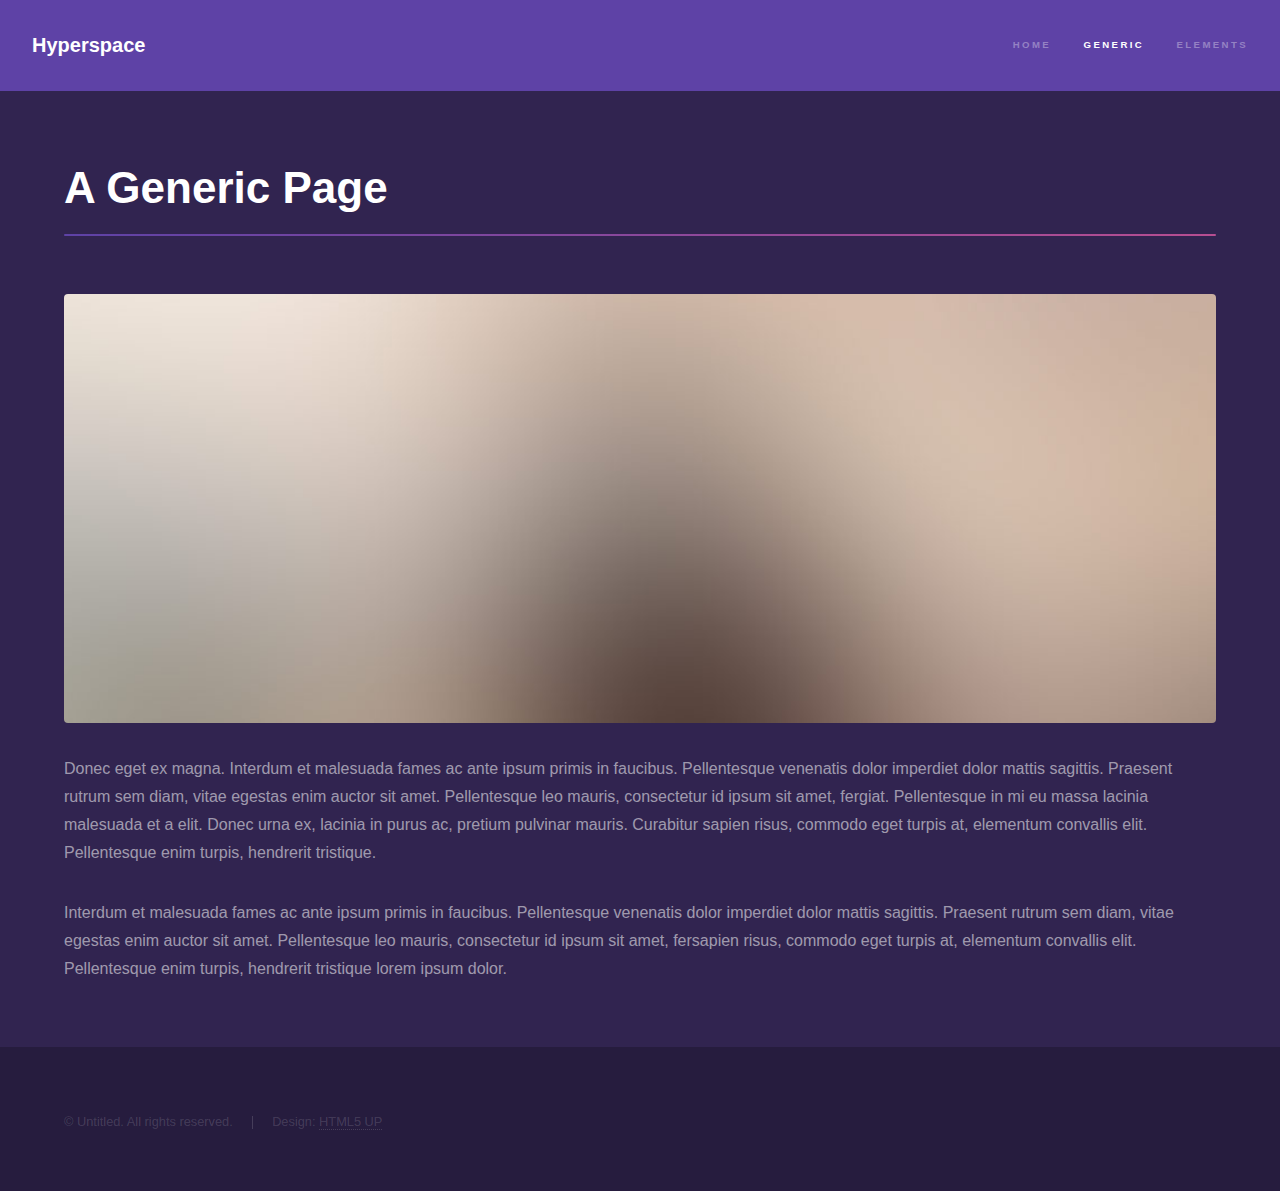
<file: generic.html>
<!DOCTYPE HTML>
<!--
	Hyperspace by HTML5 UP
	html5up.net | @ajlkn
	Free for personal and commercial use under the CCA 3.0 license (html5up.net/license)
-->
<html>
	<head>
		<title>Generic - Hyperspace by HTML5 UP</title>
		<meta charset="utf-8" />
		<meta name="viewport" content="width=device-width, initial-scale=1, user-scalable=no" />
		<link rel="stylesheet" href="assets/css/main.css" />
		<noscript><link rel="stylesheet" href="assets/css/noscript.css" /></noscript>
	</head>
	<body class="is-preload">

		<!-- Header -->
			<header id="header">
				<a href="index.html" class="title">Hyperspace</a>
				<nav>
					<ul>
						<li><a href="index.html">Home</a></li>
						<li><a href="generic.html" class="active">Generic</a></li>
						<li><a href="elements.html">Elements</a></li>
					</ul>
				</nav>
			</header>

		<!-- Wrapper -->
			<div id="wrapper">

				<!-- Main -->
					<section id="main" class="wrapper">
						<div class="inner">
							<h1 class="major">A Generic Page</h1>
							<span class="image fit"><img src="images/pic04.jpg" alt="" /></span>
							<p>Donec eget ex magna. Interdum et malesuada fames ac ante ipsum primis in faucibus. Pellentesque venenatis dolor imperdiet dolor mattis sagittis. Praesent rutrum sem diam, vitae egestas enim auctor sit amet. Pellentesque leo mauris, consectetur id ipsum sit amet, fergiat. Pellentesque in mi eu massa lacinia malesuada et a elit. Donec urna ex, lacinia in purus ac, pretium pulvinar mauris. Curabitur sapien risus, commodo eget turpis at, elementum convallis elit. Pellentesque enim turpis, hendrerit tristique.</p>
							<p>Interdum et malesuada fames ac ante ipsum primis in faucibus. Pellentesque venenatis dolor imperdiet dolor mattis sagittis. Praesent rutrum sem diam, vitae egestas enim auctor sit amet. Pellentesque leo mauris, consectetur id ipsum sit amet, fersapien risus, commodo eget turpis at, elementum convallis elit. Pellentesque enim turpis, hendrerit tristique lorem ipsum dolor.</p>
						</div>
					</section>

			</div>

		<!-- Footer -->
			<footer id="footer" class="wrapper alt">
				<div class="inner">
					<ul class="menu">
						<li>&copy; Untitled. All rights reserved.</li><li>Design: <a href="http://html5up.net">HTML5 UP</a></li>
					</ul>
				</div>
			</footer>

		<!-- Scripts -->
			<script src="assets/js/jquery.min.js"></script>
			<script src="assets/js/jquery.scrollex.min.js"></script>
			<script src="assets/js/jquery.scrolly.min.js"></script>
			<script src="assets/js/browser.min.js"></script>
			<script src="assets/js/breakpoints.min.js"></script>
			<script src="assets/js/util.js"></script>
			<script src="assets/js/main.js"></script>

	</body>
</html>
</file>
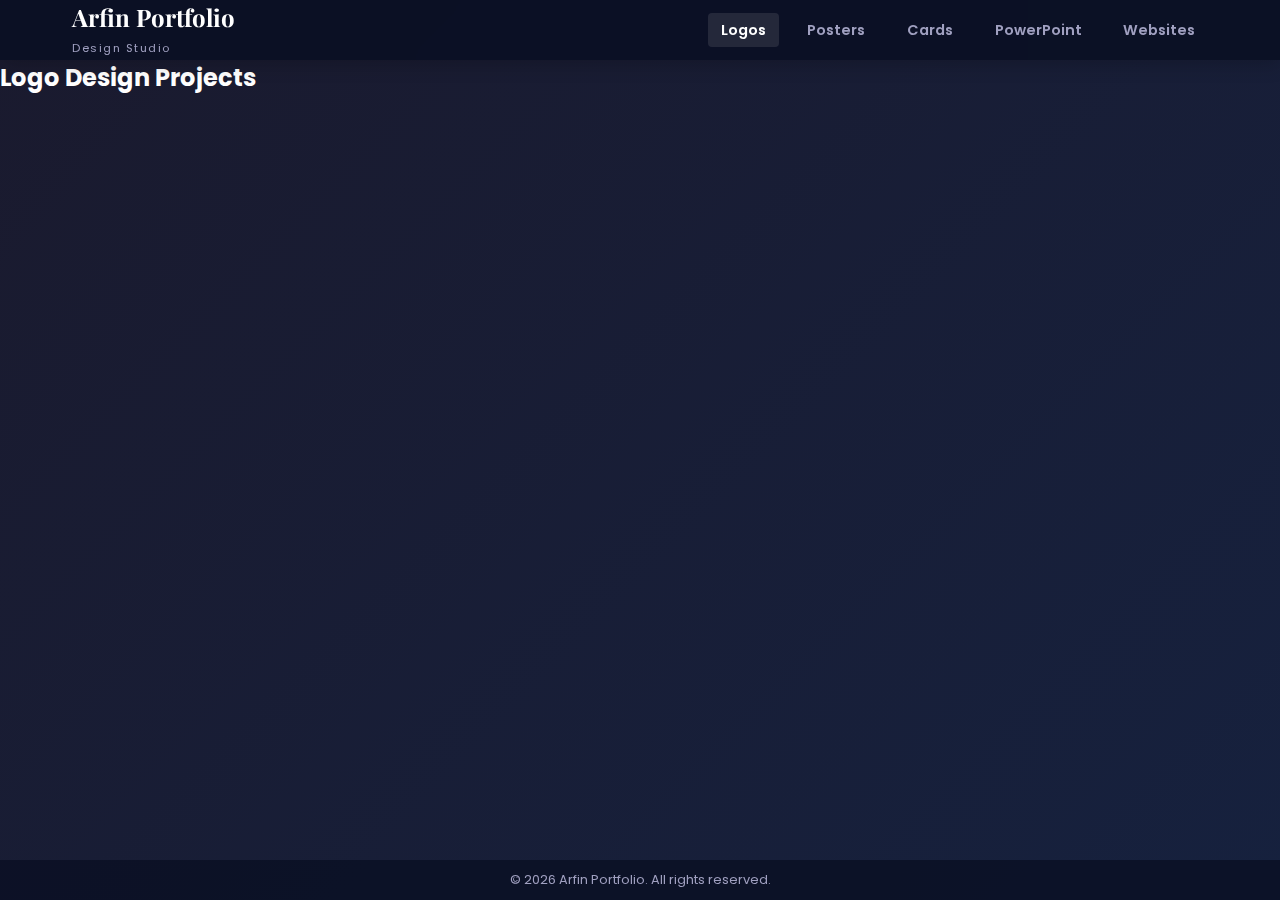
<file: logo.html>
<!DOCTYPE html>
<html lang="en">
<head>
    <meta charset="UTF-8">
    <meta name="viewport" content="width=device-width, initial-scale=1.0">
    <meta name="description" content="Portfolio showcasing my logo design projects">
    <title>Arfin Portfolio | Logo Designs</title>
    <link rel="stylesheet" href="assets/css/portfolio.css">
    <link href="https://fonts.googleapis.com/css2?family=Poppins:wght@400;600&family=Playfair+Display:wght@700&display=swap" rel="stylesheet">
</head>
<body>
    <header>
        <div class="header-content">
            <a href="https://arfinrabbi.github.io/arfinrabbi/" class="portfolio-title">
                <h1>Arfin Portfolio</h1>
                <span class="portfolio-subtitle">Design Studio</span>
            </a>
            <nav class="nav-buttons">
                <a href="logo.html" class="nav-btn active">Logos</a>
                <a href="posters.html" class="nav-btn">Posters</a>
                <a href="cards.html" class="nav-btn">Cards</a>
                <a href="powerpoint.html" class="nav-btn">PowerPoint</a>
                <a href="website.html" class="nav-btn">Websites</a>
            </nav>
        </div>
    </header>

    <main class="container">
        <h2>Logo Design Projects</h2>
        <div class="portfolio-grid">
            <!-- Logo Project 1 -->
            <div class="portfolio-item">
                <div class="project-image-container">
                    <img src="assets/css/images/Logo1.jpg" alt="Modern geometric logo for Client 1" class="project-image">
                </div>
                <div class="project-info">
                    <h3>CornerStone Property Services</h3>
                    <p>For this project, I was tasked with creating a professional and modern logo for CornerStone Property Services, a company specializing in real estate and property management solutions. The goal was to design a brand identity that reflects trust, stability, and sophistication while remaining clean and versatile for different applications.</p>
<br>
<p>The color palette was carefully chosen, featuring three shades of blue combined with a subtle gray. Blue conveys reliability, trust, and professionalism—qualities essential in the property services industry—while gray adds balance and modernity. Together, these colors create a strong yet approachable brand image.</p>
<br>
<p>The final design incorporates sleek lines and a bold, structured layout to represent strength and foundation, tying back to the name "CornerStone." The result is a timeless logo that communicates both dependability and forward-thinking values, ensuring the brand stands out in a competitive market.</p>
                </div>
            </div>
            
            <!-- Logo Project 2 -->
            <div class="portfolio-item">
                <div class="project-image-container">
                    <img src="assets/css/images/Logo2.jpg" alt="Minimalist typographic logo for Client 2" class="project-image">
                </div>
                <div class="project-info">
                    <h3>BOWL SOCIETY</h3>
                    <p>I created a clean and modern logo for Bowl Society, a brand specializing in healthy offerings such as acai bowls, poke, smoothies, and coffee. The client wanted a design that felt fresh, contemporary, and versatile across different platforms and packaging.</p>
<br>
 <p>The logo was designed in a minimal black and white palette to highlight simplicity and timeless appeal. This approach ensures the brand identity remains adaptable while keeping the focus on the natural and colorful products they serve.</p>
<br>
 <p>The final design delivers a bold yet approachable look, perfectly aligning with Bowl Society’s vision of combining health, style, and modern dining culture. It provides a strong visual identity that stands out and easily connects with their audience.</p>
                </div>
            </div>
            
            <!-- Logo Project 3 -->
            <div class="portfolio-item">
                <div class="project-image-container">
                    <img src="assets/css/images/Logo3.jpg" alt="Vibrant mascot logo for Client 3" class="project-image">
                </div>
                <div class="project-info">
                    <h3>SAPORI TOSCANI</h3>
                    <p>I designed a vibrant logo for Sapori Toscani, an authentic pizza brand that wanted a lively and appetizing identity. The goal was to capture the essence of Italian flavors while creating a design that feels welcoming and memorable.</p>
<br>
<p>The logo features vector pizza slices arranged in a round shape, symbolizing both the product and the idea of sharing. The chosen colors—red, yellow, brown, and green—represent fresh ingredients like tomato, cheese, crust, and herbs, bringing a natural and appetizing feel to the design.</p>
<br>
<p>White text was placed within the circular layout to ensure readability and contrast, balancing the playful graphics with a clean finish. The result is a cheerful and authentic logo that perfectly reflects the brand’s love for great pizza and Italian tradition.</p>
                </div>
            </div>
            
            <!-- Logo Project 4 -->
            <div class="portfolio-item">
                <div class="project-image-container">
                    <img src="assets/css/images/Logo4.jpg" alt="Elegant monogram logo for Client 4" class="project-image">
                </div>
                <div class="project-info">
                    <h3>Client Name 4</h3>
                    <p>Description of the logo design project</p>
                </div>
            </div>
            
            <!-- Logo Project 5 -->
            <div class="portfolio-item">
                <div class="project-image-container">
                    <img src="assets/css/images/Logo5.jpg" alt="Abstract symbolic logo for Client 5" class="project-image">
                </div>
                <div class="project-info">
                    <h3>Client Name 5</h3>
                    <p>Description of the logo design project</p>
                </div>
            </div>
            
            <!-- Logo Project 6 -->
            <div class="portfolio-item">
                <div class="project-image-container">
                    <img src="assets/css/images/Logo6.jpg" alt="Retro-inspired logo for Client 6" class="project-image">
                </div>
                <div class="project-info">
                    <h3>Client Name 6</h3>
                    <p>Description of the logo design project</p>
                </div>
            </div>
        </div>
        
        <!-- Behance Section -->
        <div class="behance-section">
            <p class="more-projects">Check out 100 more of my Logo Design projects</p>
            <a href="https://www.behance.net/arfinrabbi" class="behance-button" target="_blank" rel="noopener noreferrer">
                <svg xmlns="http://www.w3.org/2000/svg" viewBox="0 0 24 24" width="24" height="24" class="behance-icon">
                    <path fill="currentColor" d="M22 7h-7v-2h7v2zm1.726 10c-.442 1.297-2.029 3-5.101 3-3.074 0-5.564-1.729-5.564-5.675 0-3.91 2.325-5.92 5.466-5.92 3.082 0 4.964 1.782 5.375 4.426.078.506.109 1.188.095 2.14h-8.027c.13 3.211 3.483 3.312 4.588 2.029h3.168zm-7.686-4h4.965c-.105-1.547-1.136-2.219-2.477-2.219-1.466 0-2.277.768-2.488 2.219zm-9.574 6.988h-6.466v-14.967h6.953c5.476.081 5.58 5.444 2.72 6.906 3.461 1.26 3.577 8.061-3.207 8.061zm-3.466-8.988h3.584c2.508 0 2.906-3-.312-3h-3.272v3zm3.391 3h-3.391v3.016h3.341c3.055 0 2.868-3.016.05-3.016z"/>
                </svg>
                View on Behance
            </a>
        </div>
    </main>

    <footer>
        <p>&copy; <span id="current-year">2023</span> Arfin Portfolio. All rights reserved.</p>
    </footer>

    <script src="assets/js/portfolio.js"></script>
</body>
</html>
</file>
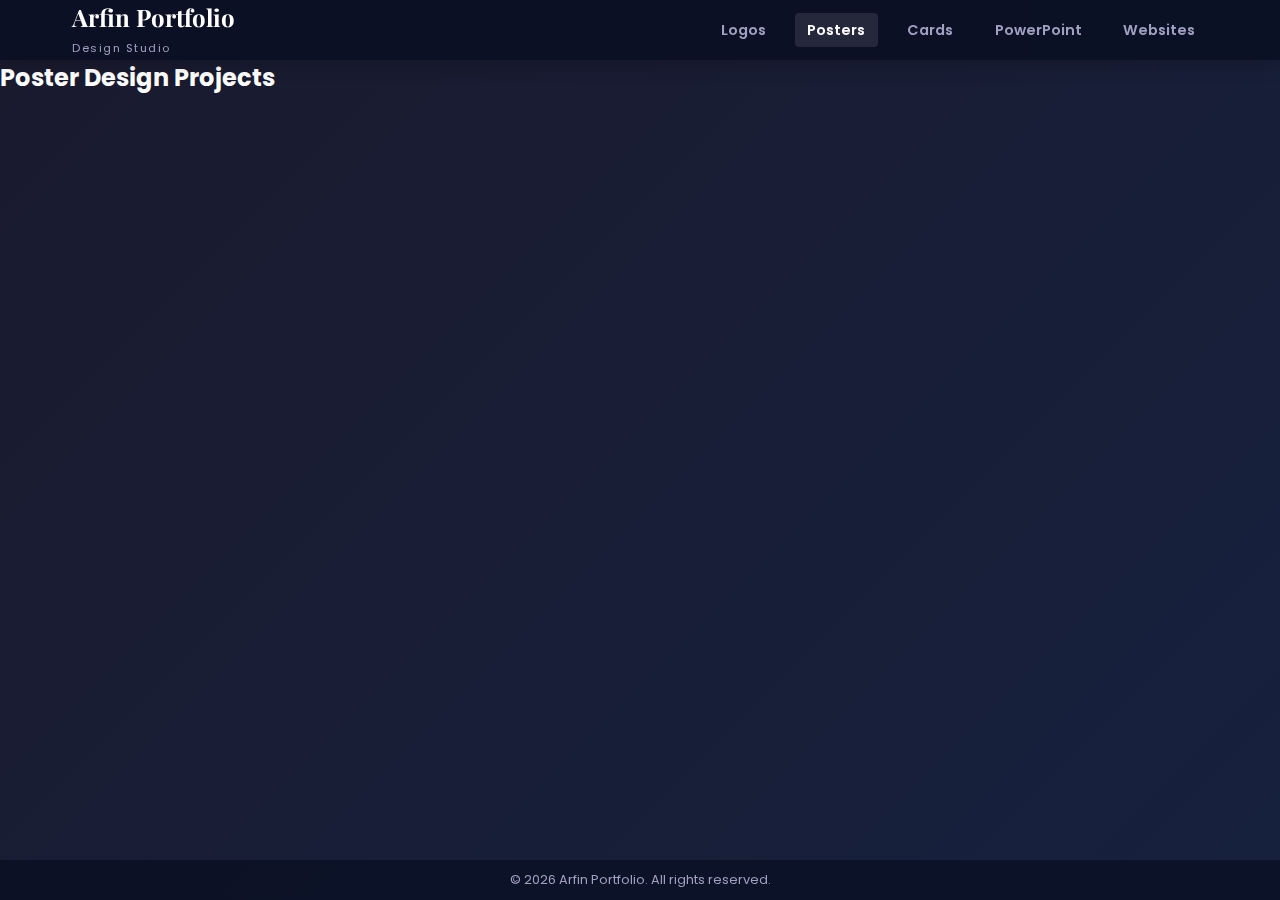
<file: posters.html>
<!DOCTYPE html>
<html lang="en">
<head>
    <meta charset="UTF-8">
    <meta name="viewport" content="width=device-width, initial-scale=1.0">
    <meta name="description" content="Portfolio showcasing my logo design projects">
    <title>Arfin Portfolio | Poster Designs</title>
    <link rel="stylesheet" href="assets/css/portfolio.css">
    <link href="https://fonts.googleapis.com/css2?family=Poppins:wght@400;600&family=Playfair+Display:wght@700&display=swap" rel="stylesheet">
    <link href="https://fonts.googleapis.com/css2?family=Philosopher:wght@400;700&display=swap" rel="stylesheet">

</head>
<body>
    <header>
        <div class="header-content">
            <a href="https://arfinrabbi.github.io/arfinrabbi/" class="portfolio-title">
                <h1>Arfin Portfolio</h1>
                <span class="portfolio-subtitle">Design Studio</span>
            </a>
            <nav class="nav-buttons">
                <a href="logo.html" class="nav-btn">Logos</a>
                <a href="posters.html" class="nav-btn active">Posters</a>
                <a href="cards.html" class="nav-btn">Cards</a>
                <a href="powerpoint.html" class="nav-btn">PowerPoint</a>
                <a href="website.html" class="nav-btn">Websites</a>
            </nav>
        </div>
    </header>

    <main class="container">
        <h2>Poster Design Projects</h2>
        <div class="portfolio-grid">
            <!-- Logo Project 1 -->
            <div class="portfolio-item">
                <div class="project-image-container">
                    <img src="assets/css/images/post1.jpg" alt="Modern geometric logo for Client 1" class="project-image">
                </div>
                <div class="project-info">
                    <h3>NZLGR</h3>
                    <p>This poster was created for the New Zealand Lawn & Garden Registry (NZLGR), a platform that connects people with trusted local lawn and garden care providers. The goal was to design an eye-catching piece that instantly communicates reliability and professionalism.</p>
<br>
<p>The central message, “Looking for trusted, Local Lawn & Garden Care? Only choose a registered business”, was highlighted against a vibrant rose garden background to visually tie the brand to nature and growth. The design balances warmth and trustworthiness while ensuring the core message remains bold and easy to read.</p>
<br>
<p>By blending a lush floral backdrop with clean typography, the poster not only attracts attention but also reinforces the credibility and authenticity of NZLGR’s registered businesses.</p>
                </div>
            </div>
            
            <!-- Logo Project 2 -->
            <div class="portfolio-item">
                <div class="project-image-container">
                    <img src="assets/css/images/post2.jpg" alt="Minimalist typographic logo for Client 2" class="project-image">
                </div>
                <div class="project-info">
                    <h3>Cookie Man & Biscuit Boy</h3>
                    <p>This poster was designed for the creative duo Cookie Man & Biscuit Boy, capturing their quirky, superhero-inspired identity. The concept called for bold, comic-book styling to reflect their playful and fun approach to content.</p>
<br>
<p>The design features two illustrated characters—Cookie Man and Biscuit Boy—portrayed as superheroes. Using dynamic shades of red and yellow, the poster creates an energetic, retro-comic feel that immediately grabs attention.</p>
<br>
<p>The tagline “Talk Movies and other junks…” was integrated into the layout with a comic-style flair, reinforcing the lighthearted, humorous tone of the team. The overall result is a vibrant, character-driven poster that stands out with personality and charm.</p>
                </div>
            </div>
            
            <!-- Logo Project 3 -->
            <div class="portfolio-item">
                <div class="project-image-container">
                    <img src="assets/css/images/post3.jpg" alt="Vibrant mascot logo for Client 3" class="project-image">
                </div>
                <div class="project-info">
                    <h3>On Point - Advertisement Poster</h3>
                    <p>I designed an advertisement poster for On Point to promote their wide range of home services including plumbing, electrical, heating, and air. The goal was to create a professional and trustworthy look that highlights their reliability and encourages customer engagement.</p>
<br>
</p>The poster features the On Point team and service vehicles in the background, reinforcing credibility and brand identity. Key service details such as free estimates and a call-to-action phone number are emphasized in bold typography for clear visibility. A QR code was also included for quick website access, ensuring a modern and convenient touch.</p>
<br>
</p>This design successfully captured the brand’s approachable yet professional image while delivering a clear marketing message to potential customers.</p>
                </div>
            </div>
            
            <!-- Logo Project 4 -->
            <div class="portfolio-item">
                <div class="project-image-container">
                    <img src="assets/css/images/post4.jpg" alt="Elegant monogram logo for Client 4" class="project-image">
                </div>
                <div class="project-info">
                    <h3>Gray Guy Group - New Year Poster</h3>
                    <p>For Gray Guy Group, I designed a festive New Year 2021 poster that was distributed via email to all employees. The poster features a vibrant blue gradient background with celebratory firework illustrations, symbolizing a fresh start and positive energy for the coming year.</p>
<br>
<p>The design includes uplifting text such as “New Beginning, New Hope” and a bold highlight of 2021, creating an inspiring and engaging visual. I kept the layout clean and professional while ensuring a festive tone aligned with the company’s branding.</p>
<br>
<p>This poster successfully conveyed the client’s message of motivation and celebration, while also enhancing employee engagement through a visually appealing seasonal greeting.</p>
                </div>
            </div>
            
            <!-- Logo Project 5 -->
            <div class="portfolio-item">
                <div class="project-image-container">
                    <img src="assets/css/images/post5.jpg" alt="Abstract symbolic logo for Client 5" class="project-image">
                </div>
                <div class="project-info">
                    <h3>Trinity Personal Training - AD Poster</h3>
                    <p>I designed an advertisement poster for Trinity Personal Training to promote their Post-COVID Kickstarter Pack. The campaign aimed to attract new clients by offering a special limited-time package that included an initial consultation and three 45-minute personal training sessions at a discounted rate.</p>
<br>
<p>The design uses a fresh green and white color palette, symbolizing health, energy, and renewal. I incorporated fitness-related imagery (dumbbells, shoes, and exercise ball) in a modern, geometric style to visually connect with the target audience. Key highlights such as “Just $99” and “Valued at $250” were emphasized with bold typography and bright accents to grab attention instantly.</p>
<br>
<p>This poster balanced professional branding with promotional appeal, effectively communicating value while maintaining a clean and motivating aesthetic.</p>
                </div>
            </div>
            
            <!-- Logo Project 6 -->
            <div class="portfolio-item">
                <div class="project-image-container">
                    <img src="assets/css/images/post6.JPG" alt="Retro-inspired logo for Client 6" class="project-image">
                </div>
                <div class="project-info">
                    <h3>Club Azure</h3>
                    <p>Club Azure is a vibrant after-hours bar in Houston, known by its tagline “Houston's hottest after hour.” I designed their logo to capture the energetic nightlife vibe and modern atmosphere of the club.</p>
<br>
<p>Using a bold neon blue palette, the design reflects the glow and excitement of late-night culture, making the brand instantly recognizable and aligned with the nightlife aesthetic.</p>
<br>
<p>This project focused on creating a sleek, memorable identity that embodies the energy, exclusivity, and nightlife appeal of Club Azure.</p>
                </div>
            </div>
        </div>
        
        <!-- Behance Section -->
       <div class="behance-section">
    <p class="more-projects">Explore More Poster Design Projects</p>
           <br>
    <div class="behance-button-container">
        <a href="https://www.behance.net/arfinrabbi" class="behance-button" target="_blank" rel="noopener noreferrer">
            <svg xmlns="http://www.w3.org/2000/svg" viewBox="0 0 24 24" width="24" height="24" class="behance-icon">
                <path fill="currentColor" d="M22 7h-7v-2h7v2zm1.726 10c-.442 1.297-2.029 3-5.101 3-3.074 0-5.564-1.729-5.564-5.675 0-3.91 2.325-5.92 5.466-5.92 3.082 0 4.964 1.782 5.375 4.426.078.506.109 1.188.095 2.14h-8.027c.13 3.211 3.483 3.312 4.588 2.029h3.168zm-7.686-4h4.965c-.105-1.547-1.136-2.219-2.477-2.219-1.466 0-2.277.768-2.488 2.219zm-9.574 6.988h-6.466v-14.967h6.953c5.476.081 5.58 5.444 2.72 6.906 3.461 1.26 3.577 8.061-3.207 8.061zm-3.466-8.988h3.584c2.508 0 2.906-3-.312-3h-3.272v3zm3.391 3h-3.391v3.016h3.341c3.055 0 2.868-3.016.05-3.016z"/>
            </svg>
            View on Behance
            <span class="button-hover-effect"></span>
        </a>
    </div>
    <div class="floating-dots">
        <span></span><span></span><span></span><span></span><span></span>
        <span></span><span></span><span></span><span></span><span></span>
    </div>
</div>
    </main>

    <footer>
        <p>&copy; <span id="current-year">2023</span> Arfin Portfolio. All rights reserved.</p>
    </footer>

    <script src="assets/js/portfolio.js"></script>
</body>
</html>
</file>
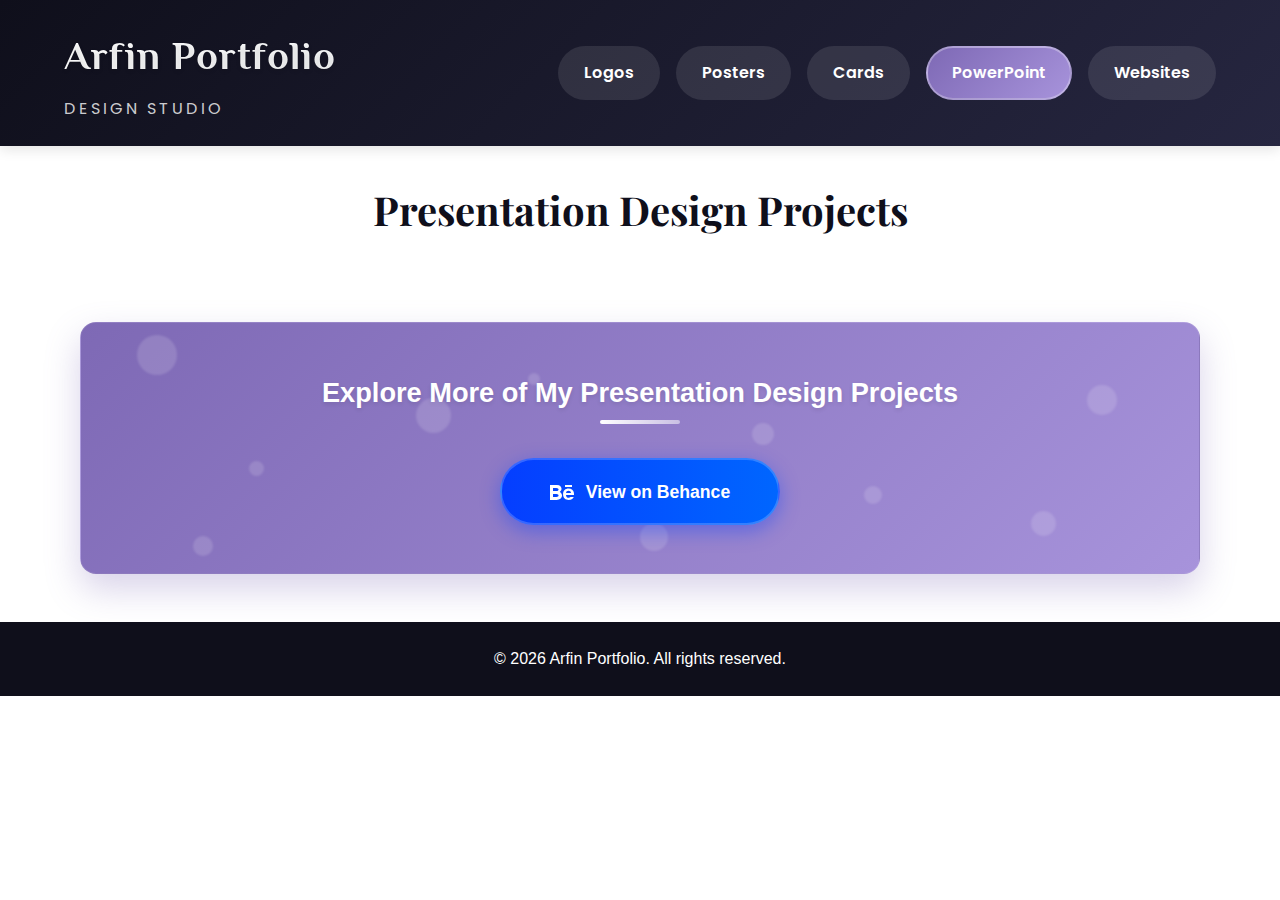
<file: powerpoint.html>
<!DOCTYPE html>
<html lang="en">
<head>
    <meta charset="UTF-8">
    <meta name="viewport" content="width=device-width, initial-scale=1.0">
    <meta name="description" content="Portfolio showcasing my logo design projects">
    <title>Arfin Portfolio | Powerpoint Designs</title>
    <link rel="stylesheet" href="assets/css/powerpoint.css">
    <link href="https://fonts.googleapis.com/css2?family=Poppins:wght@400;600&family=Playfair+Display:wght@700&display=swap" rel="stylesheet">
    <link href="https://fonts.googleapis.com/css2?family=Philosopher:wght@400;700&display=swap" rel="stylesheet">

</head>
<body>
    <header>
        <div class="header-content">
            <a href="https://arfinrabbi.github.io/arfinrabbi/" class="portfolio-title">
                <h1>Arfin Portfolio</h1>
                <span class="portfolio-subtitle">Design Studio</span>
            </a>
            <nav class="nav-buttons">
                <a href="logo.html" class="nav-btn">Logos</a>
                <a href="posters.html" class="nav-btn">Posters</a>
                <a href="cards.html" class="nav-btn">Cards</a>
                <a href="powerpoint.html" class="nav-btn active">PowerPoint</a>
                <a href="website.html" class="nav-btn">Websites</a>
            </nav>
        </div>
    </header>

    <main class="container">
        <h2>Presentation Design Projects</h2>
        <div class="portfolio-grid">
        
        <!-- Behance Section -->
       <div class="behance-section">
    <p class="more-projects">Explore More of My Presentation Design Projects</p>
           <br>
    <div class="behance-button-container">
        <a href="https://www.behance.net/arfinrabbi" class="behance-button" target="_blank" rel="noopener noreferrer">
            <svg xmlns="http://www.w3.org/2000/svg" viewBox="0 0 24 24" width="24" height="24" class="behance-icon">
                <path fill="currentColor" d="M22 7h-7v-2h7v2zm1.726 10c-.442 1.297-2.029 3-5.101 3-3.074 0-5.564-1.729-5.564-5.675 0-3.91 2.325-5.92 5.466-5.92 3.082 0 4.964 1.782 5.375 4.426.078.506.109 1.188.095 2.14h-8.027c.13 3.211 3.483 3.312 4.588 2.029h3.168zm-7.686-4h4.965c-.105-1.547-1.136-2.219-2.477-2.219-1.466 0-2.277.768-2.488 2.219zm-9.574 6.988h-6.466v-14.967h6.953c5.476.081 5.58 5.444 2.72 6.906 3.461 1.26 3.577 8.061-3.207 8.061zm-3.466-8.988h3.584c2.508 0 2.906-3-.312-3h-3.272v3zm3.391 3h-3.391v3.016h3.341c3.055 0 2.868-3.016.05-3.016z"/>
            </svg>
            View on Behance
            <span class="button-hover-effect"></span>
        </a>
    </div>
    <div class="floating-dots">
        <span></span><span></span><span></span><span></span><span></span>
        <span></span><span></span><span></span><span></span><span></span>
    </div>
</div>
    </main>

    <footer>
        <p>&copy; <span id="current-year">2023</span> Arfin Portfolio. All rights reserved.</p>
    </footer>

    <script src="assets/js/powerpoint.js"></script>
</body>
</html>
</file>
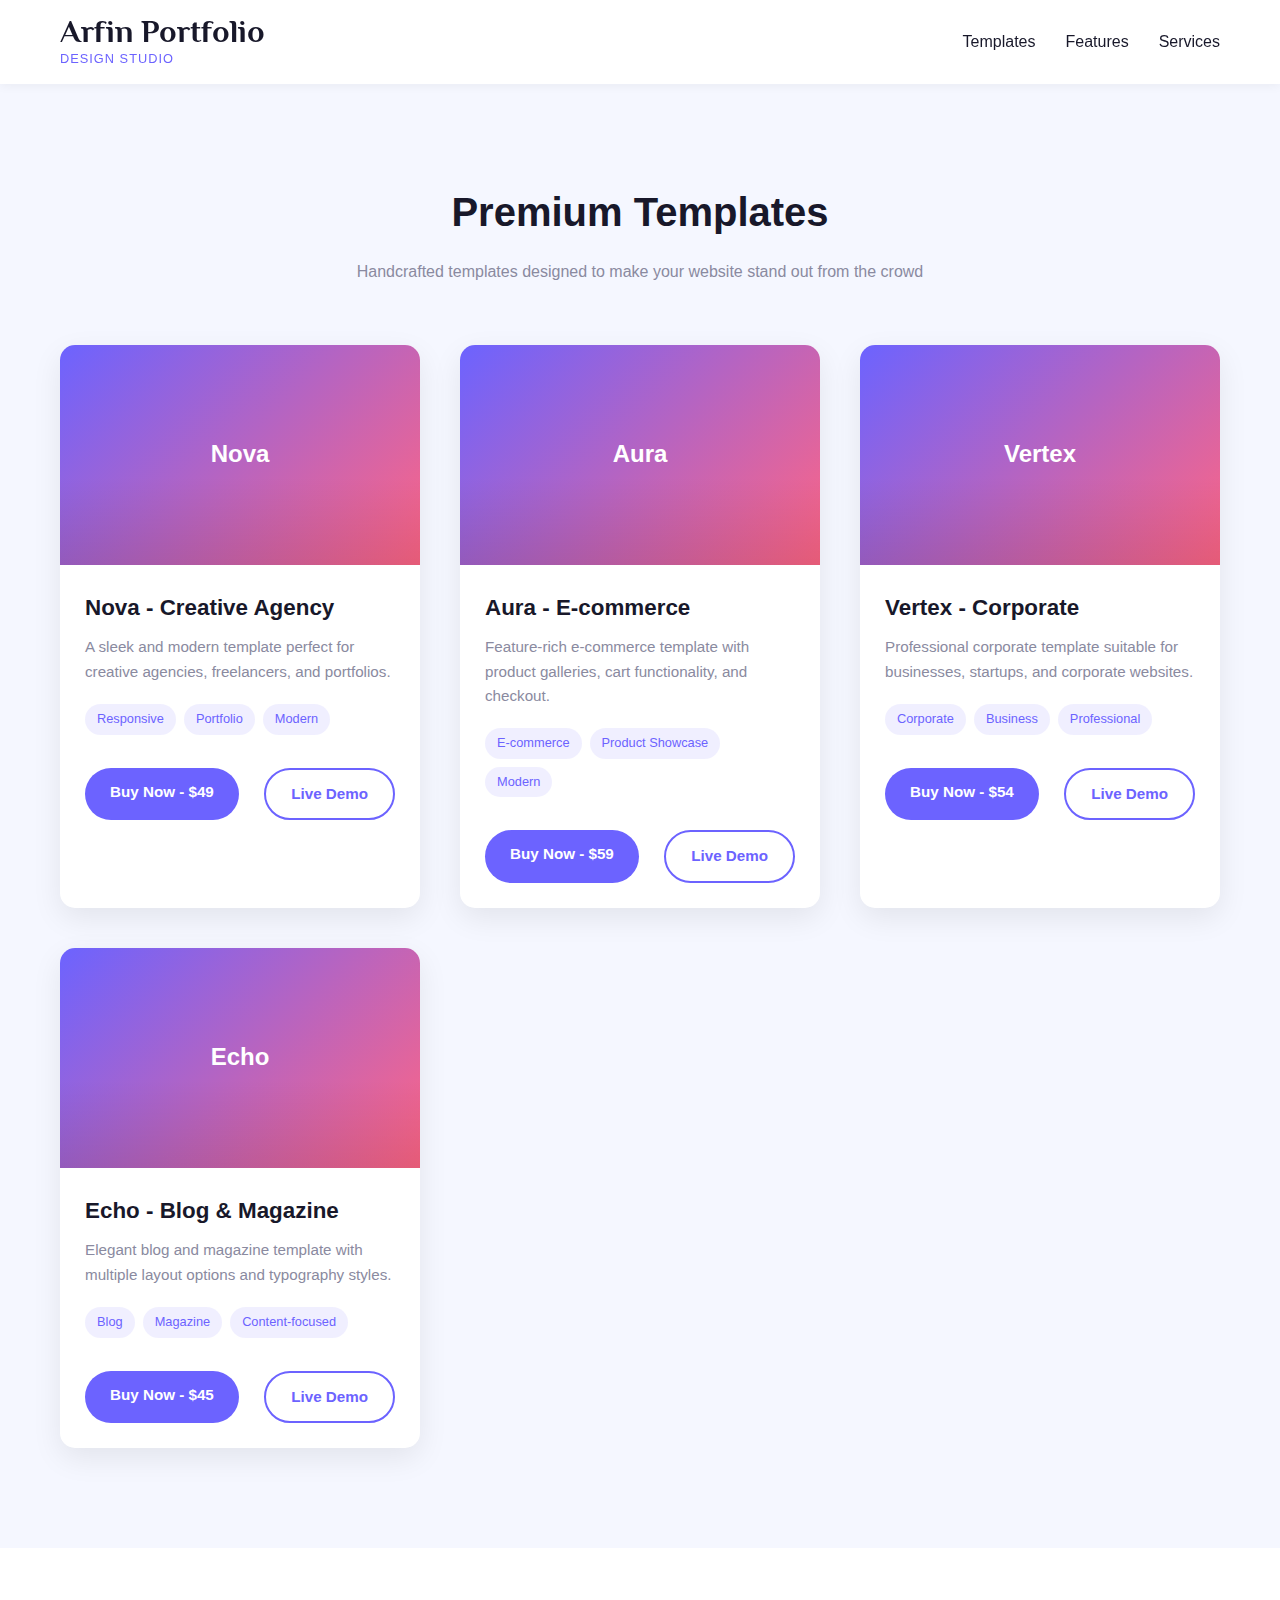
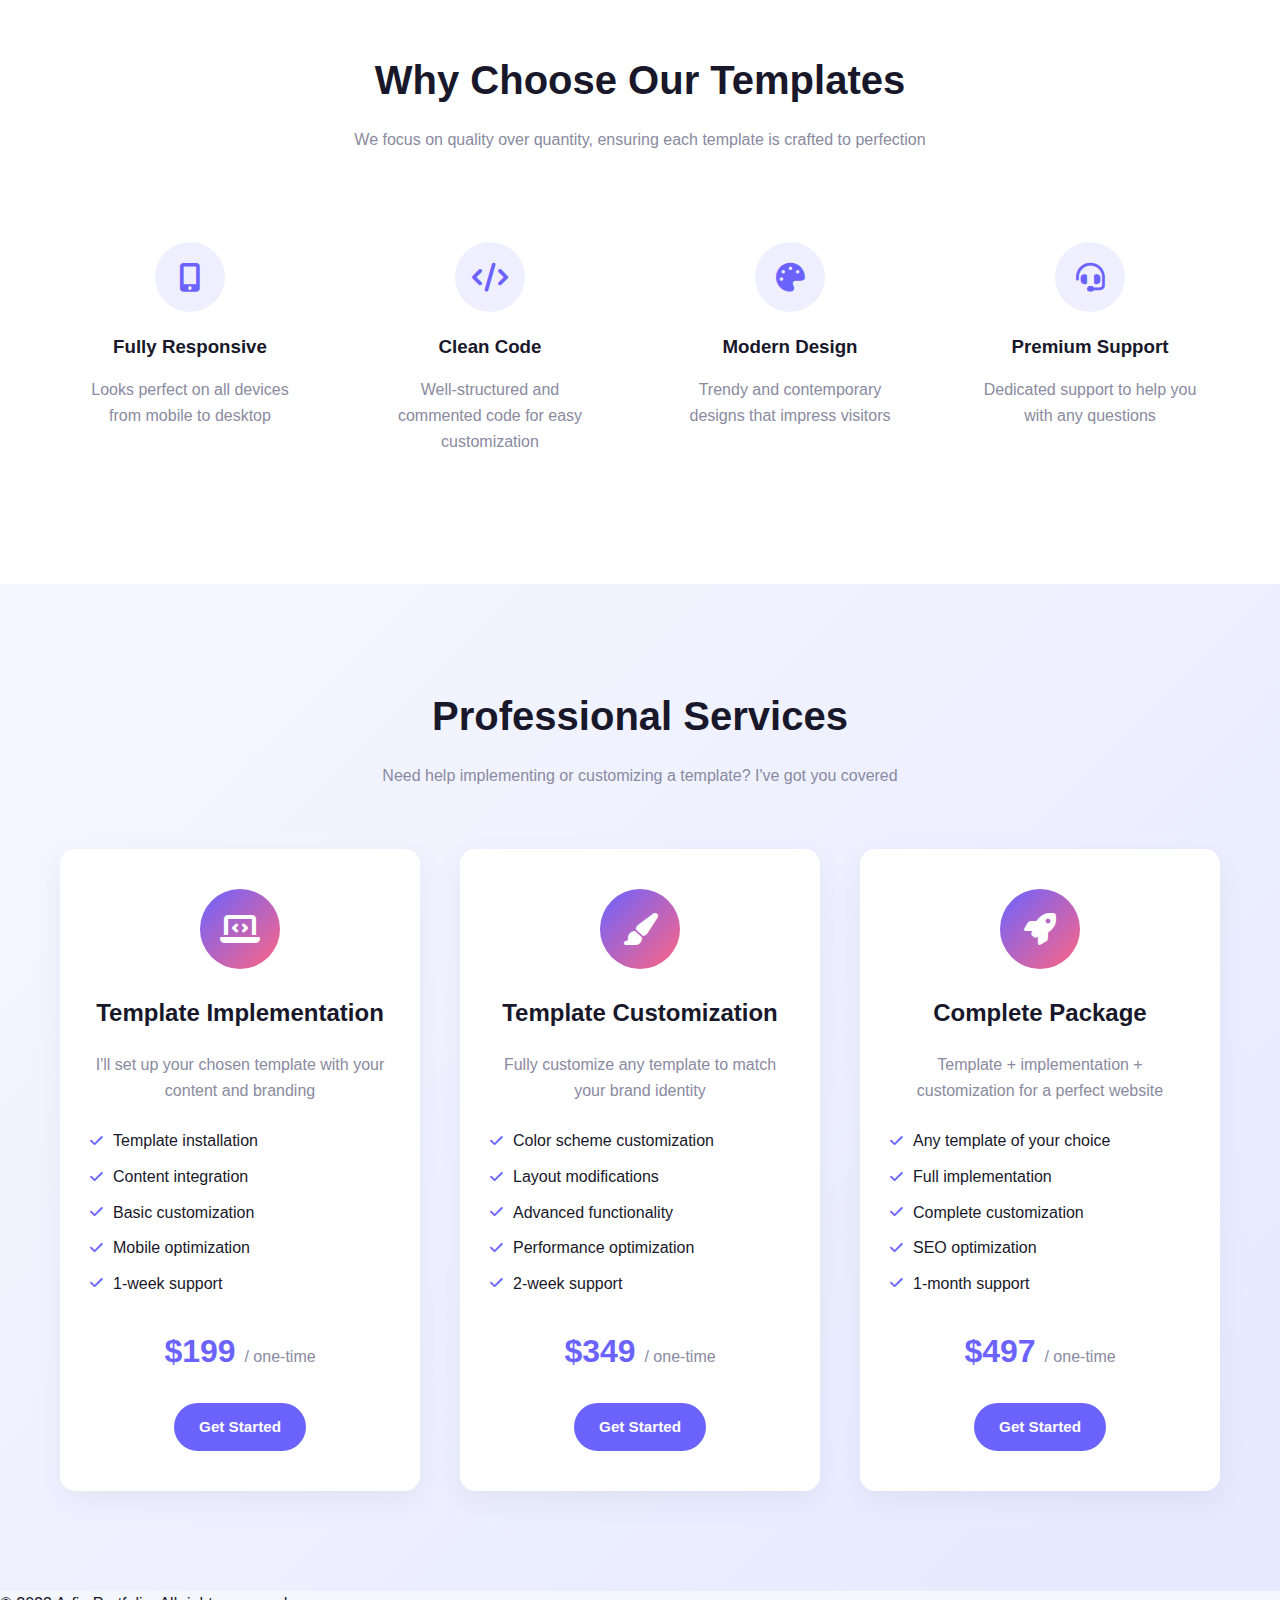
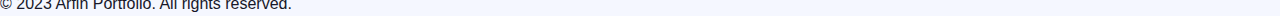
<file: shop.html>
<!DOCTYPE html>
<html lang="en">
<head>
    <meta charset="UTF-8">
    <meta name="viewport" content="width=device-width, initial-scale=1.0">
    <title>Arfin Portfolio | Design Studio</title>
    <link rel="stylesheet" href="https://cdnjs.cloudflare.com/ajax/libs/font-awesome/6.4.0/css/all.min.css">
    <link href="https://fonts.googleapis.com/css2?family=Philosopher:wght@400;700&display=swap" rel="stylesheet">
    <link rel="stylesheet" href="assets/css/shop.css">
</head>
<body>
    <!-- Minimal Header -->
    <div class="minimal-header">
        <div class="nav-container">
            <div class="logo-container">
                <a href="https://arfinrabbi.github.io/arfinrabbi/" class="logo">Arfin Portfolio</a>
                <div class="logo-tag">DESIGN STUDIO</div>
            </div>
            <ul class="nav-links">
                <li><a href="#templates">Templates</a></li>
                <li><a href="#features">Features</a></li>
                <li><a href="#services">Services</a></li>
            </ul>
        </div>
    </div>

    <!-- Templates Section -->
    <section class="templates-section" id="templates">
        <div class="container">
            <div class="section-title">
                <h2>Premium Templates</h2>
                <p>Handcrafted templates designed to make your website stand out from the crowd</p>
            </div>
            <div class="templates-grid">
                <!-- Template 1 -->
                <div class="template-card">
                    <div class="template-img">
                        Nova
                    </div>
                    <div class="template-info">
                        <h3>Nova - Creative Agency</h3>
                        <p>A sleek and modern template perfect for creative agencies, freelancers, and portfolios.</p>
                        <div class="template-features">
                            <span>Responsive</span>
                            <span>Portfolio</span>
                            <span>Modern</span>
                        </div>
                        <div class="template-actions">
                            <a href="#" class="btn btn-primary">Buy Now - $49</a>
                            <a href="#" class="btn btn-secondary">Live Demo</a>
                        </div>
                    </div>
                </div>

                <!-- Template 2 -->
                <div class="template-card">
                    <div class="template-img">
                        Aura
                    </div>
                    <div class="template-info">
                        <h3>Aura - E-commerce</h3>
                        <p>Feature-rich e-commerce template with product galleries, cart functionality, and checkout.</p>
                        <div class="template-features">
                            <span>E-commerce</span>
                            <span>Product Showcase</span>
                            <span>Modern</span>
                        </div>
                        <div class="template-actions">
                            <a href="#" class="btn btn-primary">Buy Now - $59</a>
                            <a href="#" class="btn btn-secondary">Live Demo</a>
                        </div>
                    </div>
                </div>

                <!-- Template 3 -->
                <div class="template-card">
                    <div class="template-img">
                        Vertex
                    </div>
                    <div class="template-info">
                        <h3>Vertex - Corporate</h3>
                        <p>Professional corporate template suitable for businesses, startups, and corporate websites.</p>
                        <div class="template-features">
                            <span>Corporate</span>
                            <span>Business</span>
                            <span>Professional</span>
                        </div>
                        <div class="template-actions">
                            <a href="#" class="btn btn-primary">Buy Now - $54</a>
                            <a href="#" class="btn btn-secondary">Live Demo</a>
                        </div>
                    </div>
                </div>

                <!-- Template 4 -->
                <div class="template-card">
                    <div class="template-img">
                        Echo
                    </div>
                    <div class="template-info">
                        <h3>Echo - Blog & Magazine</h3>
                        <p>Elegant blog and magazine template with multiple layout options and typography styles.</p>
                        <div class="template-features">
                            <span>Blog</span>
                            <span>Magazine</span>
                            <span>Content-focused</span>
                        </div>
                        <div class="template-actions">
                            <a href="#" class="btn btn-primary">Buy Now - $45</a>
                            <a href="#" class="btn btn-secondary">Live Demo</a>
                        </div>
                    </div>
                </div>
            </div>
        </div>
    </section>

    <!-- Features Section -->
    <section class="features-section" id="features">
        <div class="container">
            <div class="section-title">
                <h2>Why Choose Our Templates</h2>
                <p>We focus on quality over quantity, ensuring each template is crafted to perfection</p>
            </div>
            <div class="features-grid">
                <div class="feature-card">
                    <div class="feature-icon">
                        <i class="fas fa-mobile-alt"></i>
                    </div>
                    <h3>Fully Responsive</h3>
                    <p>Looks perfect on all devices from mobile to desktop</p>
                </div>
                <div class="feature-card">
                    <div class="feature-icon">
                        <i class="fas fa-code"></i>
                    </div>
                    <h3>Clean Code</h3>
                    <p>Well-structured and commented code for easy customization</p>
                </div>
                <div class="feature-card">
                    <div class="feature-icon">
                        <i class="fas fa-palette"></i>
                    </div>
                    <h3>Modern Design</h3>
                    <p>Trendy and contemporary designs that impress visitors</p>
                </div>
                <div class="feature-card">
                    <div class="feature-icon">
                        <i class="fas fa-headset"></i>
                    </div>
                    <h3>Premium Support</h3>
                    <p>Dedicated support to help you with any questions</p>
                </div>
            </div>
        </div>
    </section>

    <!-- Services Section -->
    <section class="services-section" id="services">
        <div class="container">
            <div class="section-title">
                <h2>Professional Services</h2>
                <p>Need help implementing or customizing a template? I've got you covered</p>
            </div>
            <div class="services-grid">
                <div class="service-card">
                    <div class="service-icon">
                        <i class="fas fa-laptop-code"></i>
                    </div>
                    <h3>Template Implementation</h3>
                    <p>I'll set up your chosen template with your content and branding</p>
                    <ul class="service-features">
                        <li><i class="fas fa-check"></i> Template installation</li>
                        <li><i class="fas fa-check"></i> Content integration</li>
                        <li><i class="fas fa-check"></i> Basic customization</li>
                        <li><i class="fas fa-check"></i> Mobile optimization</li>
                        <li><i class="fas fa-check"></i> 1-week support</li>
                    </ul>
                    <div class="price">$199 <span>/ one-time</span></div>
                    <a href="#" class="btn btn-primary get-started-btn">Get Started</a>
                </div>
                <div class="service-card">
                    <div class="service-icon">
                        <i class="fas fa-paint-brush"></i>
                    </div>
                    <h3>Template Customization</h3>
                    <p>Fully customize any template to match your brand identity</p>
                    <ul class="service-features">
                        <li><i class="fas fa-check"></i> Color scheme customization</li>
                        <li><i class="fas fa-check"></i> Layout modifications</li>
                        <li><i class="fas fa-check"></i> Advanced functionality</li>
                        <li><i class="fas fa-check"></i> Performance optimization</li>
                        <li><i class="fas fa-check"></i> 2-week support</li>
                    </ul>
                    <div class="price">$349 <span>/ one-time</span></div>
                    <a href="#" class="btn btn-primary get-started-btn">Get Started</a>
                </div>
                <div class="service-card">
                    <div class="service-icon">
                        <i class="fas fa-rocket"></i>
                    </div>
                    <h3>Complete Package</h3>
                    <p>Template + implementation + customization for a perfect website</p>
                    <ul class="service-features">
                        <li><i class="fas fa-check"></i> Any template of your choice</li>
                        <li><i class="fas fa-check"></i> Full implementation</li>
                        <li><i class="fas fa-check"></i> Complete customization</li>
                        <li><i class="fas fa-check"></i> SEO optimization</li>
                        <li><i class="fas fa-check"></i> 1-month support</li>
                    </ul>
                    <div class="price">$497 <span>/ one-time</span></div>
                    <a href="#" class="btn btn-primary get-started-btn">Get Started</a>
                </div>
            </div>
        </div>
    </section>

    <!-- Contact Form Modal -->
    <div class="modal" id="contact-modal">
        <div class="modal-content">
            <span class="close-modal">&times;</span>
            <h2>Get In Touch</h2>
            <form id="contact-form">
                <div class="form-group">
                    <label for="name">Your Name</label>
                    <input type="text" id="name" name="name" required>
                </div>
                <div class="form-group">
                    <label for="email">Email Address</label>
                    <input type="email" id="email" name="email" required>
                </div>
                <div class="form-group">
                    <label for="service">Service Interested In</label>
                    <select id="service" name="service">
                        <option value="Template Implementation">Template Implementation</option>
                        <option value="Template Customization">Template Customization</option>
                        <option value="Complete Package">Complete Package</option>
                        <option value="Other">Other</option>
                    </select>
                </div>
                <div class="form-group">
                    <label for="message">Your Message</label>
                    <textarea id="message" name="message" required></textarea>
                </div>
                <button type="submit" class="submit-btn">Send Message</button>
            </form>
        </div>
    </div>
    <footer>
        <p>&copy; <span id="current-year">2023</span> Arfin Portfolio. All rights reserved.</p>
    </footer>

    <script src="assets/js/shop.js"></script>
</body>
</html>
</file>
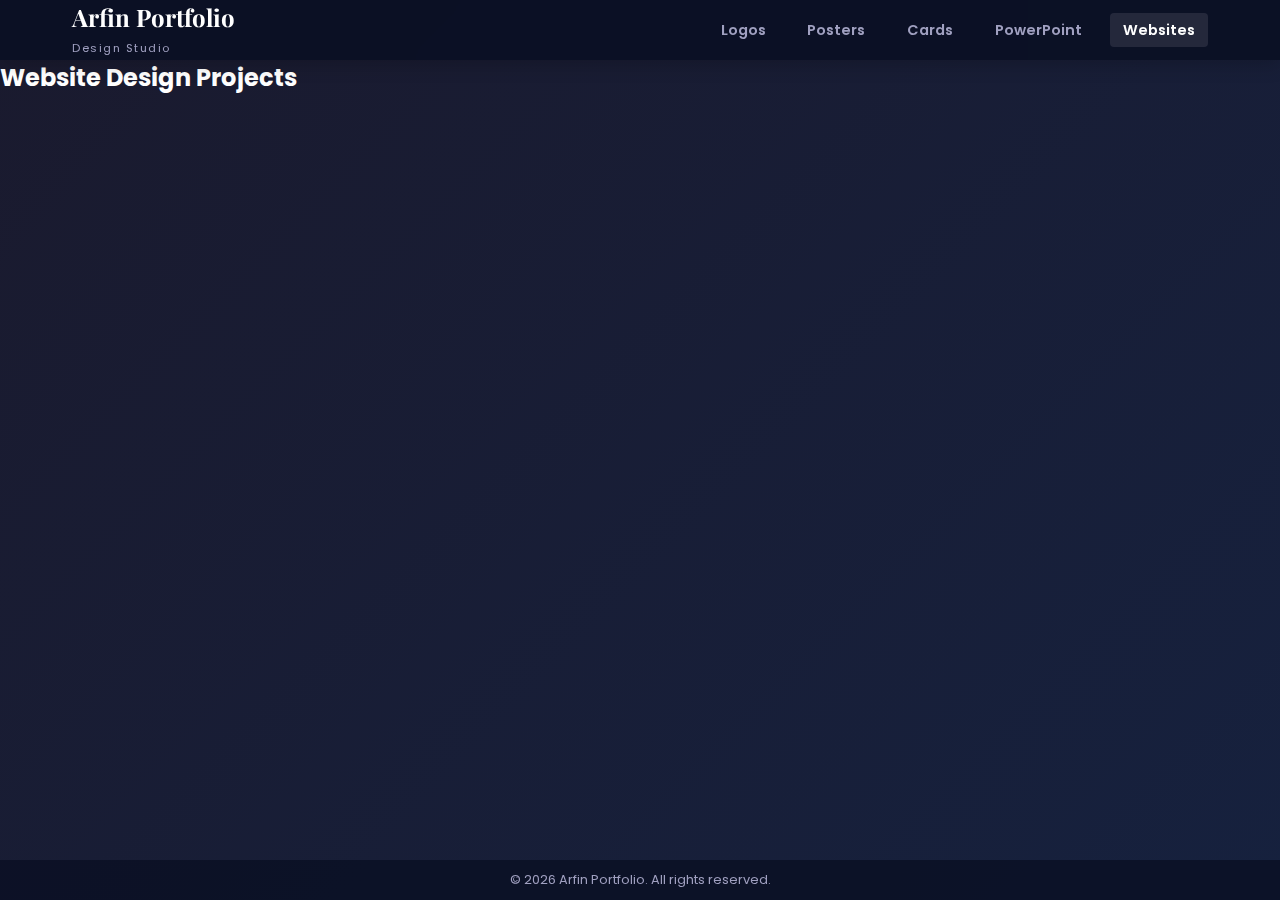
<file: website.html>
<!DOCTYPE html>
<html lang="en">
<head>
    <meta charset="UTF-8">
    <meta name="viewport" content="width=device-width, initial-scale=1.0">
    <meta name="description" content="Portfolio showcasing my logo design projects">
    <title>Arfin Portfolio | Website Designs</title>
    <link rel="stylesheet" href="assets/css/portfolio.css">
    <link href="https://fonts.googleapis.com/css2?family=Poppins:wght@400;600&family=Playfair+Display:wght@700&display=swap" rel="stylesheet">
    <link href="https://fonts.googleapis.com/css2?family=Philosopher:wght@400;700&display=swap" rel="stylesheet">

</head>
<body>
    <header>
        <div class="header-content">
            <a href="https://arfinrabbi.github.io/arfinrabbi/" class="portfolio-title">
                <h1>Arfin Portfolio</h1>
                <span class="portfolio-subtitle">Design Studio</span>
            </a>
            <nav class="nav-buttons">
                <a href="logo.html" class="nav-btn">Logos</a>
                <a href="posters.html" class="nav-btn">Posters</a>
                <a href="cards.html" class="nav-btn">Cards</a>
                <a href="powerpoint.html" class="nav-btn">PowerPoint</a>
                <a href="website.html" class="nav-btn active">Websites</a>
            </nav>
        </div>
    </header>

    <main class="container">
        <h2>Website Design Projects</h2>
        <div class="portfolio-grid">
            <!-- Logo Project 1 -->
            <div class="portfolio-item">
                <div class="project-image-container">
                    <img src="assets/css/images/post1.jpg" alt="Modern geometric logo for Client 1" class="project-image">
                </div>
                <div class="project-info">
                    <h3>NZLGR</h3>
                    <p>This poster was created for the New Zealand Lawn & Garden Registry (NZLGR), a platform that connects people with trusted local lawn and garden care providers. The goal was to design an eye-catching piece that instantly communicates reliability and professionalism.</p>
<br>
<p>The central message, “Looking for trusted, Local Lawn & Garden Care? Only choose a registered business”, was highlighted against a vibrant rose garden background to visually tie the brand to nature and growth. The design balances warmth and trustworthiness while ensuring the core message remains bold and easy to read.</p>
<br>
<p>By blending a lush floral backdrop with clean typography, the poster not only attracts attention but also reinforces the credibility and authenticity of NZLGR’s registered businesses.</p>
                </div>
            </div>
            
            <!-- Logo Project 2 -->
            <div class="portfolio-item">
                <div class="project-image-container">
                    <img src="assets/css/images/post2.jpg" alt="Minimalist typographic logo for Client 2" class="project-image">
                </div>
                <div class="project-info">
                    <h3>Cookie Man & Biscuit Boy</h3>
                    <p>This poster was designed for the creative duo Cookie Man & Biscuit Boy, capturing their quirky, superhero-inspired identity. The concept called for bold, comic-book styling to reflect their playful and fun approach to content.</p>
<br>
<p>The design features two illustrated characters—Cookie Man and Biscuit Boy—portrayed as superheroes. Using dynamic shades of red and yellow, the poster creates an energetic, retro-comic feel that immediately grabs attention.</p>
<br>
<p>The tagline “Talk Movies and other junks…” was integrated into the layout with a comic-style flair, reinforcing the lighthearted, humorous tone of the team. The overall result is a vibrant, character-driven poster that stands out with personality and charm.</p>
                </div>
            </div>
            
            <!-- Logo Project 3 -->
            <div class="portfolio-item">
                <div class="project-image-container">
                    <img src="assets/css/images/post3.jpg" alt="Vibrant mascot logo for Client 3" class="project-image">
                </div>
                <div class="project-info">
                    <h3>On Point - Advertisement Poster</h3>
                    <p>I designed an advertisement poster for On Point to promote their wide range of home services including plumbing, electrical, heating, and air. The goal was to create a professional and trustworthy look that highlights their reliability and encourages customer engagement.</p>
<br>
</p>The poster features the On Point team and service vehicles in the background, reinforcing credibility and brand identity. Key service details such as free estimates and a call-to-action phone number are emphasized in bold typography for clear visibility. A QR code was also included for quick website access, ensuring a modern and convenient touch.</p>
<br>
</p>This design successfully captured the brand’s approachable yet professional image while delivering a clear marketing message to potential customers.</p>
                </div>
            </div>
            
            <!-- Logo Project 4 -->
            <div class="portfolio-item">
                <div class="project-image-container">
                    <img src="assets/css/images/post4.jpg" alt="Elegant monogram logo for Client 4" class="project-image">
                </div>
                <div class="project-info">
                    <h3>Gray Guy Group - New Year Poster</h3>
                    <p>For Gray Guy Group, I designed a festive New Year 2021 poster that was distributed via email to all employees. The poster features a vibrant blue gradient background with celebratory firework illustrations, symbolizing a fresh start and positive energy for the coming year.</p>
<br>
<p>The design includes uplifting text such as “New Beginning, New Hope” and a bold highlight of 2021, creating an inspiring and engaging visual. I kept the layout clean and professional while ensuring a festive tone aligned with the company’s branding.</p>
<br>
<p>This poster successfully conveyed the client’s message of motivation and celebration, while also enhancing employee engagement through a visually appealing seasonal greeting.</p>
                </div>
            </div>
            
        </div>
        
        <!-- Behance Section -->
       <div class="behance-section">
    <p class="more-projects">Explore More Poster Design Projects</p>
           <br>
    <div class="behance-button-container">
        <a href="https://www.behance.net/arfinrabbi" class="behance-button" target="_blank" rel="noopener noreferrer">
            <svg xmlns="http://www.w3.org/2000/svg" viewBox="0 0 24 24" width="24" height="24" class="behance-icon">
                <path fill="currentColor" d="M22 7h-7v-2h7v2zm1.726 10c-.442 1.297-2.029 3-5.101 3-3.074 0-5.564-1.729-5.564-5.675 0-3.91 2.325-5.92 5.466-5.92 3.082 0 4.964 1.782 5.375 4.426.078.506.109 1.188.095 2.14h-8.027c.13 3.211 3.483 3.312 4.588 2.029h3.168zm-7.686-4h4.965c-.105-1.547-1.136-2.219-2.477-2.219-1.466 0-2.277.768-2.488 2.219zm-9.574 6.988h-6.466v-14.967h6.953c5.476.081 5.58 5.444 2.72 6.906 3.461 1.26 3.577 8.061-3.207 8.061zm-3.466-8.988h3.584c2.508 0 2.906-3-.312-3h-3.272v3zm3.391 3h-3.391v3.016h3.341c3.055 0 2.868-3.016.05-3.016z"/>
            </svg>
            View on Behance
            <span class="button-hover-effect"></span>
        </a>
    </div>
    <div class="floating-dots">
        <span></span><span></span><span></span><span></span><span></span>
        <span></span><span></span><span></span><span></span><span></span>
    </div>
</div>
    </main>

    <footer>
        <p>&copy; <span id="current-year">2023</span> Arfin Portfolio. All rights reserved.</p>
    </footer>

    <script src="assets/js/portfolio.js"></script>
</body>
</html>
</file>
<file: assets/css/noscript.css>
/*
	Hyperspace by HTML5 UP
	html5up.net | @ajlkn
	Free for personal and commercial use under the CCA 3.0 license (html5up.net/license)
*/

/* Spotlights */

	.spotlights > section > .image:before {
		opacity: 0 !important;
	}

	.spotlights > section > .content > .inner {
		-moz-transform: none !important;
		-webkit-transform: none !important;
		-ms-transform: none !important;
		transform: none !important;
		opacity: 1 !important;
	}

/* Wrapper */

	.wrapper > .inner {
		opacity: 1 !important;
		-moz-transform: none !important;
		-webkit-transform: none !important;
		-ms-transform: none !important;
		transform: none !important;
	}

/* Sidebar */

	#sidebar > .inner {
		opacity: 1 !important;
	}

	#sidebar nav > ul > li {
		-moz-transform: none !important;
		-webkit-transform: none !important;
		-ms-transform: none !important;
		transform: none !important;
		opacity: 1 !important;
	}
</file>
<file: assets/css/portfolio.css>
* {
    margin: 0;
    padding: 0;
    box-sizing: border-box;
    font-family: 'Poppins', sans-serif;
}

body {
    overflow-x: hidden;
    overflow-y: hidden;
    height: 100vh;
    background: linear-gradient(135deg, #1a1a2e 0%, #16213e 100%);
    color: #fff;
}

header {
    position: fixed;
    top: 0;
    left: 0;
    width: 100%;
    z-index: 1000;
    background: rgba(10, 15, 35, 0.9);
    backdrop-filter: blur(10px);
    padding: 0.5rem 0;
    box-shadow: 0 4px 20px rgba(0, 0, 0, 0.2);
    height: 60px;
}

.header-content {
    max-width: 1200px;
    margin: 0 auto;
    display: flex;
    justify-content: space-between;
    align-items: center;
    padding: 0 2rem;
    height: 100%;
}

.portfolio-title {
    text-decoration: none;
    color: #fff;
}

.portfolio-title h1 {
    font-family: 'Playfair Display', serif;
    font-size: 1.5rem;
    margin-bottom: 0.1rem;
}

.portfolio-subtitle {
    font-size: 0.7rem;
    color: #a0a0c0;
    letter-spacing: 1.5px;
}

.nav-buttons {
    display: flex;
    gap: 1rem;
}

.nav-btn {
    color: #a0a0c0;
    text-decoration: none;
    font-weight: 600;
    padding: 0.4rem 0.8rem;
    border-radius: 4px;
    transition: all 0.3s ease;
    font-size: 0.9rem;
}

.nav-btn.active, .nav-btn:hover {
    color: #fff;
    background: rgba(255, 255, 255, 0.1);
}

.container {
    width: 600vw;
    height: 100vh;
    display: flex;
    padding-top: 60px;
    scroll-behavior: smooth;
}

section {
    width: 100vw;
    height: calc(100vh - 60px - 40px);
    padding: 2rem;
    display: flex;
    flex-direction: column;
    justify-content: center;
    align-items: center;
    position: relative;
}

.intro-section {
    background: linear-gradient(135deg, #1a1a2e 0%, #16213e 100%);
    text-align: center;
}

.intro-section h2 {
    font-family: 'Playfair Display', serif;
    font-size: 3.5rem;
    margin-bottom: 1.5rem;
    background: linear-gradient(to right, #ff7e5f, #feb47b);
    -webkit-background-clip: text;
    -webkit-text-fill-color: transparent;
}

.intro-section p {
    font-size: 1.2rem;
    max-width: 600px;
    line-height: 1.6;
    color: #a0a0c0;
    margin-bottom: 2rem;
}

.scroll-indicator {
    position: absolute;
    bottom: 2rem;
    display: flex;
    flex-direction: column;
    align-items: center;
    color: #a0a0c0;
    animation: bounce 2s infinite;
}

@keyframes bounce {
    0%, 20%, 50%, 80%, 100% {
        transform: translateY(0);
    }
    40% {
        transform: translateY(-10px);
    }
    60% {
        transform: translateY(-5px);
    }
}

.portfolio-section {
    background: linear-gradient(135deg, #0f3460 0%, #1a1a2e 100%);
}

.portfolio-grid {
    display: grid;
    grid-template-columns: repeat(2, 1fr);
    gap: 2rem;
    max-width: 1200px;
    margin: 0 auto;
    padding: 2rem;
}

.portfolio-item {
    background: rgba(255, 255, 255, 0.05);
    border-radius: 12px;
    overflow: hidden;
    box-shadow: 0 10px 30px rgba(0, 0, 0, 0.2);
    transition: transform 0.3s ease;
}

.portfolio-item:hover {
    transform: translateY(-10px);
}

.project-image-container {
    height: 300px;
    overflow: hidden;
}

.logo-placeholder {
    width: 100%;
    height: 100%;
    display: flex;
    justify-content: center;
    align-items: center;
    color: white;
    font-size: 2rem;
    font-weight: bold;
}

.cs-logo {
    background: linear-gradient(45deg, #1a2a6c, #4a4a9c);
}

.bs-logo {
    background: linear-gradient(45deg, #000, #333);
}

.st-logo {
    background: linear-gradient(45deg, #b21f1f, #d64c4c);
}

.gdn-logo {
    background: linear-gradient(45deg, #1d976c, #93f9b9);
}

.mst-logo {
    background: linear-gradient(45deg, #614385, #516395);
}

.ca-logo {
    background: linear-gradient(45deg, #0057ff, #0099ff);
}

.additional-logo {
    background: linear-gradient(45deg, #fdbb2d, #f9d423);
    color: #333;
}

.brand-logo {
    background: linear-gradient(45deg, #ff7e5f, #feb47b);
}

.project-image {
    width: 100%;
    height: 100%;
    object-fit: cover;
    transition: transform 0.5s ease;
}

.portfolio-item:hover .project-image {
    transform: scale(1.05);
}

.project-info {
    padding: 1.5rem;
}

.project-info h3 {
    font-family: 'Playfair Display', serif;
    font-size: 1.5rem;
    margin-bottom: 1rem;
    color: #fff;
}

.project-info p {
    color: #a0a0c0;
    line-height: 1.6;
    margin-bottom: 1rem;
}

.behance-section {
    background: linear-gradient(135deg, #16213e 0%, #0f3460 100%);
    text-align: center;
    display: flex;
    flex-direction: column;
    justify-content: center;
    align-items: center;
    position: relative;
}

.more-projects {
    font-size: 1.8rem;
    margin-bottom: 2rem;
    color: #fff;
}

.behance-button-container {
    position: relative;
    z-index: 10;
}

.behance-button {
    display: inline-flex;
    align-items: center;
    gap: 10px;
    background: linear-gradient(45deg, #0057ff, #0099ff);
    color: white;
    padding: 15px 30px;
    border-radius: 50px;
    text-decoration: none;
    font-weight: 600;
    font-size: 1.1rem;
    box-shadow: 0 10px 20px rgba(0, 87, 255, 0.3);
    transition: all 0.3s ease;
    position: relative;
    overflow: hidden;
}

.behance-button:hover {
    transform: translateY(-5px);
    box-shadow: 0 15px 30px rgba(0, 87, 255, 0.4);
}

.behance-icon {
    width: 24px;
    height: 24px;
}

.button-hover-effect {
    position: absolute;
    top: 0;
    left: -100%;
    width: 100%;
    height: 100%;
    background: linear-gradient(90deg, transparent, rgba(255, 255, 255, 0.2), transparent);
    transition: left 0.5s;
}

.behance-button:hover .button-hover-effect {
    left: 100%;
}

.floating-dots {
    position: absolute;
    top: 0;
    left: 0;
    width: 100%;
    height: 100%;
    overflow: hidden;
    z-index: 1;
}

.floating-dots span {
    position: absolute;
    display: block;
    width: 20px;
    height: 20px;
    background: rgba(255, 255, 255, 0.1);
    border-radius: 50%;
    animation: float 15s linear infinite;
    bottom: -150px;
}

.floating-dots span:nth-child(1) {
    left: 25%;
    width: 10px;
    height: 10px;
    animation-delay: 0s;
    animation-duration: 20s;
}

.floating-dots span:nth-child(2) {
    left: 10%;
    width: 15px;
    height: 15px;
    animation-delay: 2s;
    animation-duration: 25s;
}

.floating-dots span:nth-child(3) {
    left: 70%;
    width: 20px;
    height: 20px;
    animation-delay: 4s;
}

.floating-dots span:nth-child(4) {
    left: 40%;
    width: 12px;
    height: 12px;
    animation-delay: 0s;
    animation-duration: 18s;
}

.floating-dots span:nth-child(5) {
    left: 65%;
    width: 18px;
    height: 18px;
    animation-delay: 0s;
}

.floating-dots span:nth-child(6) {
    left: 75%;
    width: 14px;
    height: 14px;
    animation-delay: 3s;
}

.floating-dots span:nth-child(7) {
    left: 35%;
    width: 16px;
    height: 16px;
    animation-delay: 7s;
}

.floating-dots span:nth-child(8) {
    left: 50%;
    width: 22px;
    height: 22px;
    animation-delay: 15s;
    animation-duration: 30s;
}

.floating-dots span:nth-child(9) {
    left: 20%;
    width: 13px;
    height: 13px;
    animation-delay: 2s;
    animation-duration: 22s;
}

.floating-dots span:nth-child(10) {
    left: 85%;
    width: 17px;
    height: 17px;
    animation-delay: 0s;
    animation-duration: 28s;
}

@keyframes float {
    0% {
        transform: translateY(0) rotate(0deg);
        opacity: 1;
    }
    100% {
        transform: translateY(-1000px) rotate(720deg);
        opacity: 0;
    }
}

.navigation {
    position: fixed;
    bottom: 50px;
    left: 50%;
    transform: translateX(-50%);
    display: flex;
    gap: 15px;
    z-index: 100;
}

.nav-dot {
    width: 12px;
    height: 12px;
    border-radius: 50%;
    background: rgba(255, 255, 255, 0.3);
    cursor: pointer;
    transition: all 0.3s ease;
}

.nav-dot.active {
    background: #fff;
    transform: scale(1.3);
}

footer {
    position: fixed;
    bottom: 0;
    left: 0;
    width: 100%;
    text-align: center;
    padding: 0.5rem;
    background: rgba(10, 15, 35, 0.8);
    z-index: 100;
    font-size: 0.8rem;
    color: #a0a0c0;
    height: 40px;
    display: flex;
    align-items: center;
    justify-content: center;
}

@media (max-width: 768px) {
    .header-content {
        flex-direction: column;
        gap: 0.5rem;
        padding: 0 1rem;
    }

    .portfolio-title h1 {
        font-size: 1.3rem;
    }

    .nav-buttons {
        flex-wrap: wrap;
        justify-content: center;
        gap: 0.5rem;
    }

    .nav-btn {
        padding: 0.3rem 0.6rem;
        font-size: 0.8rem;
    }

    .portfolio-grid {
        grid-template-columns: 1fr;
    }

    .intro-section h2 {
        font-size: 2.5rem;
    }

    .container {
        width: 500vw;
    }
    
    header {
        height: 80px;
    }
    
    .container {
        padding-top: 80px;
    }
    
    section {
        height: calc(100vh - 80px - 40px);
    }
}
</file>
<file: assets/css/powerpoint.css>
/**********************************************************************************************
Powerpoint Portfolio - With Auto-Scroll Gallery
*************************************************************************************************/
* {
    box-sizing: border-box;
    margin: 0;
    padding: 0;
}

body {
    font-family: 'Segoe UI', Tahoma, Geneva, Verdana, sans-serif;
    margin: 0;
    padding: 0;
    background-color: #fff;
    color: #333;
    line-height: 1.6;
    overflow-x: hidden;
}

/* Header Styles */
header {
    background: linear-gradient(135deg, #0F0F1B 0%, #262640 100%);
    color: white;
    padding: 1.5rem 0;
    box-shadow: 0 4px 12px rgba(0,0,0,0.1);
    position: sticky;
    top: 0;
    z-index: 100;
}

.header-content {
    width: 90%;
    max-width: 1200px;
    margin: 0 auto;
    display: flex;
    flex-direction: column;
    align-items: center;
}

.portfolio-title {
    text-decoration: none;
    color: white;
    text-align: center;
    margin-bottom: 1rem;
    transition: all 0.3s ease;
}

.portfolio-title:hover {
    transform: scale(1.02);
    opacity: 0.9;
}

.portfolio-title h1 {
    font-family: 'Philosopher', sans-serif;
    font-size: 2.5rem;
    margin: 0;
    font-weight: 700;
    letter-spacing: 1px;
    background: linear-gradient(to right, #ffffff, #f8f9fa);
    -webkit-background-clip: text;
    background-clip: text;
    color: transparent;
    text-shadow: 0 2px 4px rgba(0,0,0,0.1);
}

.portfolio-subtitle {
    display: block;
    font-family: 'Poppins', sans-serif;
    font-size: 1rem;
    font-weight: 400;
    letter-spacing: 3px;
    text-transform: uppercase;
    margin-top: 0.5rem;
    color: rgba(255,255,255,0.8);
}

/* Navigation Styles */
.nav-buttons {
    display: flex;
    gap: 0.5rem;
    flex-wrap: wrap;
    justify-content: center;
}

.nav-btn {
    padding: 0.75rem 1.5rem;
    background: rgba(255, 255, 255, 0.1);
    color: white;
    text-decoration: none;
    border-radius: 30px;
    transition: all 0.3s ease;
    font-family: 'Poppins', sans-serif;
    font-weight: 600;
    border: 2px solid transparent;
}

.nav-btn:hover {
    background: rgba(255, 255, 255, 0.2);
    transform: translateY(-2px);
}

.nav-btn.active {
    background: linear-gradient(135deg, #7e69b5 0%, #a793db 100%);
    border-color: rgba(255, 255, 255, 0.3);
}

/* Container Styles */
.container {
    width: 90%;
    max-width: 1200px;
    margin: 2rem auto;
    padding: 0 1rem;
}

.container h2 {
    font-family: 'Playfair Display', serif;
    font-size: 2.5rem;
    text-align: center;
    margin-bottom: 2rem;
    color: #0F0F1B;
}

/* Carousel Styles */
.carousel-section {
    margin: 3rem 0;
}

.carousel-section h3 {
    font-family: 'Poppins', sans-serif;
    font-size: 1.8rem;
    text-align: center;
    margin-bottom: 1.5rem;
    color: #0F0F1B;
}

.carousel-container {
    position: relative;
    overflow: hidden;
    border-radius: 12px;
    box-shadow: 0 10px 30px rgba(0, 0, 0, 0.15);
    margin: 0 auto;
    max-width: 1200px;
}

.carousel {
    display: flex;
    transition: transform 0.5s ease;
}

.carousel-item {
    flex: 0 0 calc(100% / 3);
    padding: 0.5rem;
}

.carousel-item img {
    width: 100%;
    height: 250px;
    object-fit: cover;
    border-radius: 8px;
    transition: transform 0.3s ease;
    box-shadow: 0 5px 15px rgba(0, 0, 0, 0.1);
}

.carousel-item img:hover {
    transform: scale(1.03);
}

.carousel-item img.slide-in {
    animation: slideIn 0.5s ease;
}

@keyframes slideIn {
    from {
        opacity: 0.5;
        transform: scale(0.95);
    }
    to {
        opacity: 1;
        transform: scale(1);
    }
}

.carousel-btn {
    position: absolute;
    top: 50%;
    transform: translateY(-50%);
    background: rgba(255, 255, 255, 0.9);
    border: none;
    width: 50px;
    height: 50px;
    border-radius: 50%;
    display: flex;
    align-items: center;
    justify-content: center;
    cursor: pointer;
    z-index: 10;
    box-shadow: 0 4px 15px rgba(0, 0, 0, 0.2);
    transition: all 0.3s ease;
}

.carousel-btn:hover {
    background: white;
    transform: translateY(-50%) scale(1.1);
}

.carousel-btn.prev {
    left: 15px;
}

.carousel-btn.next {
    right: 15px;
}

.carousel-btn i {
    font-size: 1.2rem;
    color: #0F0F1B;
}

.carousel-dots {
    display: flex;
    justify-content: center;
    margin-top: 1.5rem;
    gap: 0.5rem;
}

.dot {
    width: 12px;
    height: 12px;
    border-radius: 50%;
    background: #ccc;
    cursor: pointer;
    transition: all 0.3s ease;
}

.dot.active {
    background: #7e69b5;
    transform: scale(1.2);
}

.dot:hover {
    background: #a793db;
}

/* Restaurant Menu Section */
.restaurant-section {
    margin: 4rem 0;
    padding: 2rem;
    background: linear-gradient(to right, #f9f9f9, #f0f0f0);
    border-radius: 12px;
    text-align: center;
}

.restaurant-section h3 {
    font-family: 'Playfair Display', serif;
    font-size: 2rem;
    color: #0F0F1B;
    margin-bottom: 1rem;
}

.restaurant-section p {
    font-family: 'Poppins', sans-serif;
    font-size: 1.1rem;
    color: #666;
}

/*****************************************************************************************
         Behance Section Styles 
********************************************************************************************/
.behance-section {
    text-align: center;
    margin: 5rem 0 3rem;
    padding: 3rem 2rem;
    background: linear-gradient(135deg, #7e69b5 0%, #a793db 100%);
    border-radius: 16px;
    position: relative;
    overflow: hidden;
    border: 1px solid rgba(255,255,255,0.1);
    box-shadow: 0 15px 35px rgba(126, 105, 181, 0.3);
}

.more-projects {
    font-size: 1.7rem;
    color: #fff;
    margin-bottom: 1.75rem;
    font-weight: 700;
    position: relative;
    display: inline-block;
    font-family: 'Inter', 'Helvetica Neue', sans-serif;
    text-shadow: 0 2px 4px rgba(0,0,0,0.1);
}

.more-projects::after {
    content: '';
    position: absolute;
    bottom: -10px;
    left: 50%;
    transform: translateX(-50%);
    width: 80px;
    height: 4px;
    background: linear-gradient(90deg, #ffffff, rgba(255,255,255,0.5));
    border-radius: 4px;
}

.behance-button-container {
    display: inline-block;
    position: relative;
    z-index: 1;
    margin-top: 1rem;
}

.behance-button {
    display: inline-flex;
    align-items: center;
    justify-content: center;
    gap: 0.75rem;
    background: linear-gradient(90deg, #053eff 0%, #0066ff 100%);
    color: white;
    padding: 1.1rem 3rem;
    border-radius: 50px;
    text-decoration: none;
    font-weight: 600;
    transition: all 0.4s cubic-bezier(0.165, 0.84, 0.44, 1);
    box-shadow: 0 6px 20px rgba(5, 62, 255, 0.4);
    position: relative;
    overflow: hidden;
    border: none;
    font-family: 'Inter', 'Helvetica Neue', sans-serif;
    font-size: 1.1rem;
    z-index: 1;
    border: 2px solid rgba(255,255,255,0.2);
}

.behance-button:hover {
    transform: translateY(-5px);
    box-shadow: 0 12px 30px rgba(5, 62, 255, 0.5);
}

.behance-button:active {
    transform: translateY(2px);
}

.button-hover-effect {
    position: absolute;
    top: 0;
    left: 0;
    width: 100%;
    height: 100%;
    background: linear-gradient(90deg, #0066ff 0%, #00a1ff 100%);
    opacity: 0;
    transition: opacity 0.4s ease;
    z-index: -1;
    border-radius: 50px;
}

.behance-button:hover .button-hover-effect {
    opacity: 1;
}

.behance-button i {
    width: 22px;
    height: 22px;
    transition: transform 0.3s ease;
}

.behance-button:hover i {
    transform: scale(1.2) rotate(10deg);
}

.floating-dots {
    position: absolute;
    width: 100%;
    height: 100%;
    top: 0;
    left: 0;
    pointer-events: none;
    overflow: hidden;
}

.floating-dots span {
    position: absolute;
    background: rgba(255,255,255,0.15);
    border-radius: 50%;
    animation: float 12s linear infinite;
    filter: blur(1px);
}

/* Larger and more dots for better visibility */
.floating-dots span:nth-child(1) {
    width: 40px;
    height: 40px;
    top: 5%;
    left: 5%;
    animation-delay: 0s;
    animation-duration: 18s;
}

.floating-dots span:nth-child(2) {
    width: 25px;
    height: 25px;
    top: 75%;
    left: 85%;
    animation-delay: 1s;
    animation-duration: 15s;
}

.floating-dots span:nth-child(3) {
    width: 30px;
    height: 30px;
    top: 25%;
    left: 90%;
    animation-delay: 3s;
    animation-duration: 20s;
}

.floating-dots span:nth-child(4) {
    width: 20px;
    height: 20px;
    top: 85%;
    left: 10%;
    animation-delay: 2s;
    animation-duration: 16s;
}

.floating-dots span:nth-child(5) {
    width: 15px;
    height: 15px;
    top: 55%;
    left: 15%;
    animation-delay: 4s;
    animation-duration: 14s;
}

/* Additional dots */
.floating-dots span:nth-child(6) {
    width: 35px;
    height: 35px;
    top: 30%;
    left: 30%;
    animation-delay: 5s;
    animation-duration: 22s;
}

.floating-dots span:nth-child(7) {
    width: 18px;
    height: 18px;
    top: 65%;
    left: 70%;
    animation-delay: 6s;
    animation-duration: 17s;
}

.floating-dots span:nth-child(8) {
    width: 22px;
    height: 22px;
    top: 40%;
    left: 60%;
    animation-delay: 7s;
    animation-duration: 19s;
}

.floating-dots span:nth-child(9) {
    width: 12px;
    height: 12px;
    top: 20%;
    left: 40%;
    animation-delay: 8s;
    animation-duration: 13s;
}

.floating-dots span:nth-child(10) {
    width: 28px;
    height: 28px;
    top: 80%;
    left: 50%;
    animation-delay: 9s;
    animation-duration: 21s;
}

@keyframes float {
    0% {
        transform: translateY(100px) rotate(0deg) scale(0.8);
        opacity: 0;
    }
    10% {
        opacity: 0.8;
    }
    90% {
        opacity: 0.8;
    }
    100% {
        transform: translateY(-100px) rotate(360deg) scale(1.2);
        opacity: 0;
    }
}

/* Footer */
footer {
    text-align: center;
    padding: 1.5rem;
    background-color: #0F0F1B;
    color: white;
    margin-top: 2rem;
}

/* Responsive Adjustments */
@media (max-width: 992px) {
    .carousel-item {
        flex: 0 0 50%;
    }
}

@media (max-width: 768px) {
    .header-content {
        flex-direction: column;
        gap: 1rem;
    }
    
    .nav-buttons {
        flex-wrap: wrap;
        justify-content: center;
    }
    
    .carousel-item {
        flex: 0 0 100%;
    }
    
    .behance-section {
        margin: 3rem 0 2rem;
        padding: 2.5rem 1.5rem;
    }
    
    .more-projects {
        font-size: 1.4rem;
    }
    
    .behance-button {
        padding: 1rem 2.5rem;
        font-size: 1rem;
    }
    
    .floating-dots span {
        display: none;
    }
    
    .floating-dots span:nth-child(1),
    .floating-dots span:nth-child(2),
    .floating-dots span:nth-child(3) {
        display: block;
    }
    
    .container h2 {
        font-size: 2rem;
    }
    
    .carousel-section h3 {
        font-size: 1.5rem;
    }
}

@media (max-width: 480px) {
    .portfolio-title h1 {
        font-size: 2rem;
    }
    
    .portfolio-subtitle {
        font-size: 0.8rem;
        letter-spacing: 2px;
    }
    
    .nav-btn {
        padding: 0.5rem 1rem;
        font-size: 0.8rem;
    }
    
    .behance-button {
        padding: 0.8rem 1.8rem;
        font-size: 0.9rem;
    }
    
    .carousel-btn {
        width: 35px;
        height: 35px;
    }
    
    .carousel-btn i {
        font-size: 1rem;
    }
}

@media (min-width: 768px) {
    .header-content {
        flex-direction: row;
        justify-content: space-between;
        align-items: center;
    }
    
    .portfolio-title {
        margin-bottom: 0;
        text-align: left;
    }
    
    .nav-buttons {
        gap: 1rem;
    }
}
</file>
<file: assets/css/shop.css>
* {
    margin: 0;
    padding: 0;
    box-sizing: border-box;
    font-family: 'Segoe UI', Tahoma, Geneva, Verdana, sans-serif;
}

:root {
    --primary: #6c63ff;
    --primary-dark: #554fd8;
    --secondary: #ff6584;
    --dark: #18182A;
    --light: #f8f9fa;
    --gray: #8a8aa0;
    --transition: all 0.3s ease;
}

body {
    background-color: #f5f7ff;
    color: var(--dark);
    line-height: 1.6;
    padding-top: 80px;
}

.container {
    max-width: 1200px;
    margin: 0 auto;
    padding: 0 20px;
}

/* Minimal Header */
.minimal-header {
    background: white;
    box-shadow: 0 2px 10px rgba(0, 0, 0, 0.05);
    padding: 15px 0;
    position: fixed;
    top: 0;
    left: 0;
    width: 100%;
    z-index: 1000;
    transition: var(--transition);
}

.nav-container {
    display: flex;
    justify-content: space-between;
    align-items: center;
    width: 100%;
    max-width: 1200px;
    margin: 0 auto;
    padding: 0 20px;
}

.logo-container {
    display: flex;
    flex-direction: column;
    align-items: flex-start;
}

.logo {
    font-family: 'Philosopher', sans-serif;
    font-size: 2rem;
    font-weight: 700;
    color: var(--dark);
    text-decoration: none;
    line-height: 1;
}

.logo-tag {
    font-size: 0.8rem;
    color: var(--primary);
    margin-top: 2px;
    font-weight: 500;
    letter-spacing: 1px;
}

.nav-links {
    display: flex;
    list-style: none;
}

.nav-links li {
    margin-left: 30px;
}

.nav-links a {
    color: var(--dark);
    text-decoration: none;
    font-weight: 500;
    transition: var(--transition);
    position: relative;
}

.nav-links a:hover {
    color: var(--primary);
}

.nav-links a::after {
    content: '';
    position: absolute;
    bottom: -5px;
    left: 0;
    width: 0;
    height: 2px;
    background: var(--primary);
    transition: var(--transition);
}

.nav-links a:hover::after {
    width: 100%;
}

/* Templates Section */
.templates-section {
    padding: 100px 0;
}

.section-title {
    text-align: center;
    margin-bottom: 60px;
}

.section-title h2 {
    font-size: 2.5rem;
    color: var(--dark);
    margin-bottom: 15px;
}

.section-title p {
    color: var(--gray);
    max-width: 600px;
    margin: 0 auto;
}

.templates-grid {
    display: grid;
    grid-template-columns: repeat(auto-fit, minmax(300px, 1fr));
    gap: 40px;
}

.template-card {
    background: white;
    border-radius: 15px;
    overflow: hidden;
    box-shadow: 0 10px 30px rgba(0, 0, 0, 0.08);
    transition: var(--transition);
}

.template-card:hover {
    transform: translateY(-10px);
    box-shadow: 0 20px 40px rgba(0, 0, 0, 0.12);
}

.template-img {
    height: 220px;
    background: linear-gradient(135deg, var(--primary), var(--secondary));
    display: flex;
    align-items: center;
    justify-content: center;
    color: white;
    font-size: 1.5rem;
    font-weight: 600;
    position: relative;
    overflow: hidden;
}

.template-img::after {
    content: '';
    position: absolute;
    bottom: 0;
    left: 0;
    width: 100%;
    height: 40%;
    background: linear-gradient(to top, rgba(0,0,0,0.1), transparent);
}

.template-info {
    padding: 25px;
}

.template-info h3 {
    font-size: 1.4rem;
    margin-bottom: 10px;
    color: var(--dark);
}

.template-info p {
    color: var(--gray);
    margin-bottom: 20px;
    font-size: 0.95rem;
}

.template-features {
    display: flex;
    flex-wrap: wrap;
    margin-bottom: 25px;
}

.template-features span {
    background: rgba(108, 99, 255, 0.1);
    color: var(--primary);
    padding: 5px 12px;
    border-radius: 20px;
    font-size: 0.8rem;
    margin-right: 8px;
    margin-bottom: 8px;
}

.template-actions {
    display: flex;
    justify-content: space-between;
}

.btn {
    padding: 12px 25px;
    border-radius: 30px;
    font-weight: 600;
    text-decoration: none;
    display: inline-block;
    transition: var(--transition);
    text-align: center;
    cursor: pointer;
    border: none;
    font-size: 0.95rem;
}

.btn-primary {
    background: var(--primary);
    color: white;
}

.btn-primary:hover {
    background: var(--primary-dark);
}

.btn-secondary {
    background: transparent;
    color: var(--primary);
    border: 2px solid var(--primary);
}

.btn-secondary:hover {
    background: rgba(108, 99, 255, 0.1);
}

/* Features Section */
.features-section {
    padding: 100px 0;
    background: white;
}

.features-grid {
    display: grid;
    grid-template-columns: repeat(auto-fit, minmax(250px, 1fr));
    gap: 40px;
}

.feature-card {
    text-align: center;
    padding: 30px 20px;
    border-radius: 10px;
    transition: var(--transition);
}

.feature-card:hover {
    transform: translateY(-5px);
}

.feature-icon {
    width: 70px;
    height: 70px;
    background: rgba(108, 99, 255, 0.1);
    border-radius: 50%;
    display: flex;
    align-items: center;
    justify-content: center;
    margin: 0 auto 20px;
    color: var(--primary);
    font-size: 1.8rem;
}

.feature-card h3 {
    margin-bottom: 15px;
    color: var(--dark);
}

.feature-card p {
    color: var(--gray);
}

/* Services Section */
.services-section {
    padding: 100px 0;
    background: linear-gradient(135deg, #f5f7ff, #e6e9ff);
}

.services-grid {
    display: grid;
    grid-template-columns: repeat(auto-fit, minmax(300px, 1fr));
    gap: 40px;
}

.service-card {
    background: white;
    padding: 40px 30px;
    border-radius: 15px;
    box-shadow: 0 10px 30px rgba(0, 0, 0, 0.05);
    text-align: center;
    transition: var(--transition);
}

.service-card:hover {
    transform: translateY(-10px);
    box-shadow: 0 20px 40px rgba(0, 0, 0, 0.1);
}

.service-icon {
    width: 80px;
    height: 80px;
    background: linear-gradient(135deg, var(--primary), var(--secondary));
    border-radius: 50%;
    display: flex;
    align-items: center;
    justify-content: center;
    margin: 0 auto 25px;
    color: white;
    font-size: 2rem;
}

.service-card h3 {
    margin-bottom: 20px;
    color: var(--dark);
    font-size: 1.5rem;
}

.service-card p {
    color: var(--gray);
    margin-bottom: 25px;
}

.service-features {
    text-align: left;
    margin-bottom: 30px;
}

.service-features li {
    margin-bottom: 10px;
    color: var(--dark);
    display: flex;
    align-items: center;
}

.service-features li i {
    color: var(--primary);
    margin-right: 10px;
    font-size: 0.9rem;
}

.price {
    font-size: 2rem;
    font-weight: 700;
    color: var(--primary);
    margin-bottom: 25px;
}

.price span {
    font-size: 1rem;
    color: var(--gray);
    font-weight: normal;
}

/* Contact Form Modal */
.modal {
    display: none;
    position: fixed;
    top: 0;
    left: 0;
    width: 100%;
    height: 100%;
    background-color: rgba(0, 0, 0, 0.7);
    z-index: 1000;
    align-items: center;
    justify-content: center;
}

.modal-content {
    background: white;
    border-radius: 15px;
    width: 90%;
    max-width: 500px;
    padding: 40px;
    box-shadow: 0 20px 60px rgba(0, 0, 0, 0.3);
    position: relative;
}

.close-modal {
    position: absolute;
    top: 20px;
    right: 20px;
    font-size: 1.5rem;
    color: var(--gray);
    cursor: pointer;
    transition: var(--transition);
}

.close-modal:hover {
    color: var(--dark);
}

.modal h2 {
    margin-bottom: 20px;
    color: var(--dark);
    text-align: center;
}

.form-group {
    margin-bottom: 20px;
}

.form-group label {
    display: block;
    margin-bottom: 8px;
    color: var(--dark);
    font-weight: 500;
}

.form-group input,
.form-group textarea,
.form-group select {
    width: 100%;
    padding: 12px 15px;
    border: 1px solid #ddd;
    border-radius: 8px;
    font-size: 1rem;
    transition: var(--transition);
}

.form-group input:focus,
.form-group textarea:focus,
.form-group select:focus {
    border-color: var(--primary);
    outline: none;
    box-shadow: 0 0 0 3px rgba(108, 99, 255, 0.2);
}

.form-group textarea {
    min-height: 120px;
    resize: vertical;
}

.submit-btn {
    width: 100%;
    padding: 14px;
    background: var(--primary);
    color: white;
    border: none;
    border-radius: 8px;
    font-size: 1rem;
    font-weight: 600;
    cursor: pointer;
    transition: var(--transition);
}

.submit-btn:hover {
    background: var(--primary-dark);
}

/* Responsive */
@media (max-width: 768px) {
    .nav-links {
        display: none;
    }

    .template-actions {
        flex-direction: column;
        gap: 10px;
    }

    .btn {
        width: 100%;
    }

    body {
        padding-top: 70px;
    }
}
</file>
<file: assets/css/main.css>
@import url(fontawesome-all.min.css);

/*
	Hyperspace by HTML5 UP
	html5up.net | @ajlkn
	Free for personal and commercial use under the CCA 3.0 license (html5up.net/license)
*/

html, body, div, span, applet, object,
iframe, h1, h2, h3, h4, h5, h6, p, blockquote,
pre, a, abbr, acronym, address, big, cite,
code, del, dfn, em, img, ins, kbd, q, s, samp,
small, strike, strong, sub, sup, tt, var, b,
u, i, center, dl, dt, dd, ol, ul, li, fieldset,
form, label, legend, table, caption, tbody,
tfoot, thead, tr, th, td, article, aside,
canvas, details, embed, figure, figcaption,
footer, header, hgroup, menu, nav, output, ruby,
section, summary, time, mark, audio, video {
	margin: 0;
	padding: 0;
	border: 0;
	font-size: 100%;
	font: inherit;
	vertical-align: baseline;}

article, aside, details, figcaption, figure,
footer, header, hgroup, menu, nav, section {
	display: block;}

body {
	line-height: 1;
}

ol, ul {
	list-style: none;
}

blockquote, q {
	quotes: none;
}

	blockquote:before, blockquote:after, q:before, q:after {
		content: '';
		content: none;
	}

table {
	border-collapse: collapse;
	border-spacing: 0;
}

body {
	-webkit-text-size-adjust: none;
}

mark {
	background-color: transparent;
	color: inherit;
}

input::-moz-focus-inner {
	border: 0;
	padding: 0;
}

input, select, textarea {
	-moz-appearance: none;
	-webkit-appearance: none;
	-ms-appearance: none;
	appearance: none;
}

/* Basic */

	@-ms-viewport {
		width: device-width;
	}

	body {
		-ms-overflow-style: scrollbar;
	}

	@media screen and (max-width: 480px) {

		html, body {
			min-width: 320px;
		}

	}

	html {
		box-sizing: border-box;
	}

	*, *:before, *:after {
		box-sizing: inherit;
	}

	body {
		background: #312450;
	}

		body.is-preload *, body.is-preload *:before, body.is-preload *:after {
			-moz-animation: none !important;
			-webkit-animation: none !important;
			-ms-animation: none !important;
			animation: none !important;
			-moz-transition: none !important;
			-webkit-transition: none !important;
			-ms-transition: none !important;
			transition: none !important;
		}

/* Type */

	body, input, select, textarea {
		color: rgba(255, 255, 255, 0.55);
		font-family: Arial, Helvetica, sans-serif;
		font-size: 16.5pt;
		font-weight: normal;
		line-height: 1.75;
	}

		@media screen and (max-width: 1680px) {

			body, input, select, textarea {
				font-size: 13pt;
			}

		}

		@media screen and (max-width: 1280px) {

			body, input, select, textarea {
				font-size: 12pt;
			}

		}

		@media screen and (max-width: 360px) {

			body, input, select, textarea {
				font-size: 11pt;
			}

		}

	a {
		-moz-transition: color 0.2s ease, border-bottom-color 0.2s ease;
		-webkit-transition: color 0.2s ease, border-bottom-color 0.2s ease;
		-ms-transition: color 0.2s ease, border-bottom-color 0.2s ease;
		transition: color 0.2s ease, border-bottom-color 0.2s ease;
		border-bottom: dotted 1px rgba(255, 255, 255, 0.35);
		color: inherit;
		text-decoration: none;
	}

		a:hover {
			border-bottom-color: transparent;
			color: #ffffff;
		}

	strong, b {
		color: #ffffff;
		font-weight: bold;
	}

	em, i {
		font-style: italic;
	}

	p {
		margin: 0 0 2em 0;
	}

	h1, h2, h3, h4, h5, h6 {
		color: #ffffff;
		font-weight: bold;
		line-height: 1.5;
		margin: 0 0 0.5em 0;
	}

		h1 a, h2 a, h3 a, h4 a, h5 a, h6 a {
			color: inherit;
			text-decoration: none;
		}

	h1 {
		font-size: 2.75em;
	}

		h1.major {
			margin: 0 0 1.3em 0;
			position: relative;
			padding-bottom: 0.35em;
		}

			h1.major:after {
				background-image: -moz-linear-gradient(to right, #5e42a6, #b74e91);
				background-image: -webkit-linear-gradient(to right, #5e42a6, #b74e91);
				background-image: -ms-linear-gradient(to right, #5e42a6, #b74e91);
				background-image: linear-gradient(to right, #5e42a6, #b74e91);
				-moz-transition: max-width 0.2s ease;
				-webkit-transition: max-width 0.2s ease;
				-ms-transition: max-width 0.2s ease;
				transition: max-width 0.2s ease;
				border-radius: 0.2em;
				bottom: 0;
				content: '';
				height: 0.05em;
				position: absolute;
				right: 0;
				width: 100%;
			}

	h2 {
		font-size: 1.75em;
	}

	h3 {
		font-size: 1.1em;
	}

	h4 {
		font-size: 1em;
	}

	h5 {
		font-size: 0.8em;
	}

	h6 {
		font-size: 0.6em;
	}

	@media screen and (max-width: 736px) {

		h1 {
			font-size: 2em;
		}

		h2 {
			font-size: 1.25em;
		}

		h3 {
			font-size: 1em;
		}

		h4 {
			font-size: 0.8em;
		}

		h5 {
			font-size: 0.6em;
		}

		h6 {
			font-size: 0.6em;
		}

	}

	sub {
		font-size: 0.8em;
		position: relative;
		top: 0.5em;
	}

	sup {
		font-size: 0.8em;
		position: relative;
		top: -0.5em;
	}

	blockquote {
		border-left: solid 4px rgba(255, 255, 255, 0.15);
		font-style: italic;
		margin: 0 0 2em 0;
		padding: 0.5em 0 0.5em 2em;
	}

	code {
		background: rgba(255, 255, 255, 0.05);
		border-radius: 0.25em;
		border: solid 1px rgba(255, 255, 255, 0.15);
		font-family: "Courier New", monospace;
		font-size: 0.9em;
		margin: 0 0.25em;
		padding: 0.25em 0.65em;
	}

	pre {
		-webkit-overflow-scrolling: touch;
		font-family: "Courier New", monospace;
		font-size: 0.9em;
		margin: 0 0 2em 0;
	}

		pre code {
			display: block;
			line-height: 1.75em;
			padding: 1em 1.5em;
			overflow-x: auto;
		}

	hr {
		border: 0;
		border-bottom: solid 1px rgba(255, 255, 255, 0.15);
		margin: 2em 0;
	}

		hr.major {
			margin: 3em 0;
		}

	.align-left {
		text-align: left;
	}

	.align-center {
		text-align: center;
	}

	.align-right {
		text-align: right;
	}

/* Row */

	.row {
		display: flex;
		flex-wrap: wrap;
		box-sizing: border-box;
		align-items: stretch;
	}

		.row > * {
			box-sizing: border-box;
		}

		.row.gtr-uniform > * > :last-child {
			margin-bottom: 0;
		}

		.row.aln-left {
			justify-content: flex-start;
		}

		.row.aln-center {
			justify-content: center;
		}

		.row.aln-right {
			justify-content: flex-end;
		}

		.row.aln-top {
			align-items: flex-start;
		}

		.row.aln-middle {
			align-items: center;
		}

		.row.aln-bottom {
			align-items: flex-end;
		}

		.row > .imp {
			order: -1;
		}

		.row > .col-1 {
			width: 8.33333%;
		}

		.row > .off-1 {
			margin-left: 8.33333%;
		}

		.row > .col-2 {
			width: 16.66667%;
		}

		.row > .off-2 {
			margin-left: 16.66667%;
		}

		.row > .col-3 {
			width: 25%;
		}

		.row > .off-3 {
			margin-left: 25%;
		}

		.row > .col-4 {
			width: 33.33333%;
		}

		.row > .off-4 {
			margin-left: 33.33333%;
		}

		.row > .col-5 {
			width: 41.66667%;
		}

		.row > .off-5 {
			margin-left: 41.66667%;
		}

		.row > .col-6 {
			width: 50%;
		}

		.row > .off-6 {
			margin-left: 50%;
		}

		.row > .col-7 {
			width: 58.33333%;
		}

		.row > .off-7 {
			margin-left: 58.33333%;
		}

		.row > .col-8 {
			width: 66.66667%;
		}

		.row > .off-8 {
			margin-left: 66.66667%;
		}

		.row > .col-9 {
			width: 75%;
		}

		.row > .off-9 {
			margin-left: 75%;
		}

		.row > .col-10 {
			width: 83.33333%;
		}

		.row > .off-10 {
			margin-left: 83.33333%;
		}

		.row > .col-11 {
			width: 91.66667%;
		}

		.row > .off-11 {
			margin-left: 91.66667%;
		}

		.row > .col-12 {
			width: 100%;
		}

		.row > .off-12 {
			margin-left: 100%;
		}

		.row.gtr-0 {
			margin-top: 0;
			margin-left: 0em;
		}

			.row.gtr-0 > * {
				padding: 0 0 0 0em;
			}

			.row.gtr-0.gtr-uniform {
				margin-top: 0em;
			}

				.row.gtr-0.gtr-uniform > * {
					padding-top: 0em;
				}

		.row.gtr-25 {
			margin-top: 0;
			margin-left: -0.375em;
		}

			.row.gtr-25 > * {
				padding: 0 0 0 0.375em;
			}

			.row.gtr-25.gtr-uniform {
				margin-top: -0.375em;
			}

				.row.gtr-25.gtr-uniform > * {
					padding-top: 0.375em;
				}

		.row.gtr-50 {
			margin-top: 0;
			margin-left: -0.75em;
		}

			.row.gtr-50 > * {
				padding: 0 0 0 0.75em;
			}

			.row.gtr-50.gtr-uniform {
				margin-top: -0.75em;
			}

				.row.gtr-50.gtr-uniform > * {
					padding-top: 0.75em;
				}

		.row {
			margin-top: 0;
			margin-left: -1.5em;
		}

			.row > * {
				padding: 0 0 0 1.5em;
			}

			.row.gtr-uniform {
				margin-top: -1.5em;
			}

				.row.gtr-uniform > * {
					padding-top: 1.5em;
				}

		.row.gtr-150 {
			margin-top: 0;
			margin-left: -2.25em;
		}

			.row.gtr-150 > * {
				padding: 0 0 0 2.25em;
			}

			.row.gtr-150.gtr-uniform {
				margin-top: -2.25em;
			}

				.row.gtr-150.gtr-uniform > * {
					padding-top: 2.25em;
				}

		.row.gtr-200 {
			margin-top: 0;
			margin-left: -3em;
		}

			.row.gtr-200 > * {
				padding: 0 0 0 3em;
			}

			.row.gtr-200.gtr-uniform {
				margin-top: -3em;
			}

				.row.gtr-200.gtr-uniform > * {
					padding-top: 3em;
				}

		@media screen and (max-width: 1680px) {

			.row {
				display: flex;
				flex-wrap: wrap;
				box-sizing: border-box;
				align-items: stretch;
			}

				.row > * {
					box-sizing: border-box;
				}

				.row.gtr-uniform > * > :last-child {
					margin-bottom: 0;
				}

				.row.aln-left {
					justify-content: flex-start;
				}

				.row.aln-center {
					justify-content: center;
				}

				.row.aln-right {
					justify-content: flex-end;
				}

				.row.aln-top {
					align-items: flex-start;
				}

				.row.aln-middle {
					align-items: center;
				}

				.row.aln-bottom {
					align-items: flex-end;
				}

				.row > .imp-xlarge {
					order: -1;
				}

				.row > .col-1-xlarge {
					width: 8.33333%;
				}

				.row > .off-1-xlarge {
					margin-left: 8.33333%;
				}

				.row > .col-2-xlarge {
					width: 16.66667%;
				}

				.row > .off-2-xlarge {
					margin-left: 16.66667%;
				}

				.row > .col-3-xlarge {
					width: 25%;
				}

				.row > .off-3-xlarge {
					margin-left: 25%;
				}

				.row > .col-4-xlarge {
					width: 33.33333%;
				}

				.row > .off-4-xlarge {
					margin-left: 33.33333%;
				}

				.row > .col-5-xlarge {
					width: 41.66667%;
				}

				.row > .off-5-xlarge {
					margin-left: 41.66667%;
				}

				.row > .col-6-xlarge {
					width: 50%;
				}

				.row > .off-6-xlarge {
					margin-left: 50%;
				}

				.row > .col-7-xlarge {
					width: 58.33333%;
				}

				.row > .off-7-xlarge {
					margin-left: 58.33333%;
				}

				.row > .col-8-xlarge {
					width: 66.66667%;
				}

				.row > .off-8-xlarge {
					margin-left: 66.66667%;
				}

				.row > .col-9-xlarge {
					width: 75%;
				}

				.row > .off-9-xlarge {
					margin-left: 75%;
				}

				.row > .col-10-xlarge {
					width: 83.33333%;
				}

				.row > .off-10-xlarge {
					margin-left: 83.33333%;
				}

				.row > .col-11-xlarge {
					width: 91.66667%;
				}

				.row > .off-11-xlarge {
					margin-left: 91.66667%;
				}

				.row > .col-12-xlarge {
					width: 100%;
				}

				.row > .off-12-xlarge {
					margin-left: 100%;
				}

				.row.gtr-0 {
					margin-top: 0;
					margin-left: 0em;
				}

					.row.gtr-0 > * {
						padding: 0 0 0 0em;
					}

					.row.gtr-0.gtr-uniform {
						margin-top: 0em;
					}

						.row.gtr-0.gtr-uniform > * {
							padding-top: 0em;
						}

				.row.gtr-25 {
					margin-top: 0;
					margin-left: -0.375em;
				}

					.row.gtr-25 > * {
						padding: 0 0 0 0.375em;
					}

					.row.gtr-25.gtr-uniform {
						margin-top: -0.375em;
					}

						.row.gtr-25.gtr-uniform > * {
							padding-top: 0.375em;
						}

				.row.gtr-50 {
					margin-top: 0;
					margin-left: -0.75em;
				}

					.row.gtr-50 > * {
						padding: 0 0 0 0.75em;
					}

					.row.gtr-50.gtr-uniform {
						margin-top: -0.75em;
					}

						.row.gtr-50.gtr-uniform > * {
							padding-top: 0.75em;
						}

				.row {
					margin-top: 0;
					margin-left: -1.5em;
				}

					.row > * {
						padding: 0 0 0 1.5em;
					}

					.row.gtr-uniform {
						margin-top: -1.5em;
					}

						.row.gtr-uniform > * {
							padding-top: 1.5em;
						}

				.row.gtr-150 {
					margin-top: 0;
					margin-left: -2.25em;
				}

					.row.gtr-150 > * {
						padding: 0 0 0 2.25em;
					}

					.row.gtr-150.gtr-uniform {
						margin-top: -2.25em;
					}

						.row.gtr-150.gtr-uniform > * {
							padding-top: 2.25em;
						}

				.row.gtr-200 {
					margin-top: 0;
					margin-left: -3em;
				}

					.row.gtr-200 > * {
						padding: 0 0 0 3em;
					}

					.row.gtr-200.gtr-uniform {
						margin-top: -3em;
					}

						.row.gtr-200.gtr-uniform > * {
							padding-top: 3em;
						}

		}

		@media screen and (max-width: 1280px) {

			.row {
				display: flex;
				flex-wrap: wrap;
				box-sizing: border-box;
				align-items: stretch;
			}

				.row > * {
					box-sizing: border-box;
				}

				.row.gtr-uniform > * > :last-child {
					margin-bottom: 0;
				}

				.row.aln-left {
					justify-content: flex-start;
				}

				.row.aln-center {
					justify-content: center;
				}

				.row.aln-right {
					justify-content: flex-end;
				}

				.row.aln-top {
					align-items: flex-start;
				}

				.row.aln-middle {
					align-items: center;
				}

				.row.aln-bottom {
					align-items: flex-end;
				}

				.row > .imp-large {
					order: -1;
				}

				.row > .col-1-large {
					width: 8.33333%;
				}

				.row > .off-1-large {
					margin-left: 8.33333%;
				}

				.row > .col-2-large {
					width: 16.66667%;
				}

				.row > .off-2-large {
					margin-left: 16.66667%;
				}

				.row > .col-3-large {
					width: 25%;
				}

				.row > .off-3-large {
					margin-left: 25%;
				}

				.row > .col-4-large {
					width: 33.33333%;
				}

				.row > .off-4-large {
					margin-left: 33.33333%;
				}

				.row > .col-5-large {
					width: 41.66667%;
				}

				.row > .off-5-large {
					margin-left: 41.66667%;
				}

				.row > .col-6-large {
					width: 50%;
				}

				.row > .off-6-large {
					margin-left: 50%;
				}

				.row > .col-7-large {
					width: 58.33333%;
				}

				.row > .off-7-large {
					margin-left: 58.33333%;
				}

				.row > .col-8-large {
					width: 66.66667%;
				}

				.row > .off-8-large {
					margin-left: 66.66667%;
				}

				.row > .col-9-large {
					width: 75%;
				}

				.row > .off-9-large {
					margin-left: 75%;
				}

				.row > .col-10-large {
					width: 83.33333%;
				}

				.row > .off-10-large {
					margin-left: 83.33333%;
				}

				.row > .col-11-large {
					width: 91.66667%;
				}

				.row > .off-11-large {
					margin-left: 91.66667%;
				}

				.row > .col-12-large {
					width: 100%;
				}

				.row > .off-12-large {
					margin-left: 100%;
				}

				.row.gtr-0 {
					margin-top: 0;
					margin-left: 0em;
				}

					.row.gtr-0 > * {
						padding: 0 0 0 0em;
					}

					.row.gtr-0.gtr-uniform {
						margin-top: 0em;
					}

						.row.gtr-0.gtr-uniform > * {
							padding-top: 0em;
						}

				.row.gtr-25 {
					margin-top: 0;
					margin-left: -0.375em;
				}

					.row.gtr-25 > * {
						padding: 0 0 0 0.375em;
					}

					.row.gtr-25.gtr-uniform {
						margin-top: -0.375em;
					}

						.row.gtr-25.gtr-uniform > * {
							padding-top: 0.375em;
						}

				.row.gtr-50 {
					margin-top: 0;
					margin-left: -0.75em;
				}

					.row.gtr-50 > * {
						padding: 0 0 0 0.75em;
					}

					.row.gtr-50.gtr-uniform {
						margin-top: -0.75em;
					}

						.row.gtr-50.gtr-uniform > * {
							padding-top: 0.75em;
						}

				.row {
					margin-top: 0;
					margin-left: -1.5em;
				}

					.row > * {
						padding: 0 0 0 1.5em;
					}

					.row.gtr-uniform {
						margin-top: -1.5em;
					}

						.row.gtr-uniform > * {
							padding-top: 1.5em;
						}

				.row.gtr-150 {
					margin-top: 0;
					margin-left: -2.25em;
				}

					.row.gtr-150 > * {
						padding: 0 0 0 2.25em;
					}

					.row.gtr-150.gtr-uniform {
						margin-top: -2.25em;
					}

						.row.gtr-150.gtr-uniform > * {
							padding-top: 2.25em;
						}

				.row.gtr-200 {
					margin-top: 0;
					margin-left: -3em;
				}

					.row.gtr-200 > * {
						padding: 0 0 0 3em;
					}

					.row.gtr-200.gtr-uniform {
						margin-top: -3em;
					}

						.row.gtr-200.gtr-uniform > * {
							padding-top: 3em;
						}

		}

		@media screen and (max-width: 980px) {

			.row {
				display: flex;
				flex-wrap: wrap;
				box-sizing: border-box;
				align-items: stretch;
			}

				.row > * {
					box-sizing: border-box;
				}

				.row.gtr-uniform > * > :last-child {
					margin-bottom: 0;
				}

				.row.aln-left {
					justify-content: flex-start;
				}

				.row.aln-center {
					justify-content: center;
				}

				.row.aln-right {
					justify-content: flex-end;
				}

				.row.aln-top {
					align-items: flex-start;
				}

				.row.aln-middle {
					align-items: center;
				}

				.row.aln-bottom {
					align-items: flex-end;
				}

				.row > .imp-medium {
					order: -1;
				}

				.row > .col-1-medium {
					width: 8.33333%;
				}

				.row > .off-1-medium {
					margin-left: 8.33333%;
				}

				.row > .col-2-medium {
					width: 16.66667%;
				}

				.row > .off-2-medium {
					margin-left: 16.66667%;
				}

				.row > .col-3-medium {
					width: 25%;
				}

				.row > .off-3-medium {
					margin-left: 25%;
				}

				.row > .col-4-medium {
					width: 33.33333%;
				}

				.row > .off-4-medium {
					margin-left: 33.33333%;
				}

				.row > .col-5-medium {
					width: 41.66667%;
				}

				.row > .off-5-medium {
					margin-left: 41.66667%;
				}

				.row > .col-6-medium {
					width: 50%;
				}

				.row > .off-6-medium {
					margin-left: 50%;
				}

				.row > .col-7-medium {
					width: 58.33333%;
				}

				.row > .off-7-medium {
					margin-left: 58.33333%;
				}

				.row > .col-8-medium {
					width: 66.66667%;
				}

				.row > .off-8-medium {
					margin-left: 66.66667%;
				}

				.row > .col-9-medium {
					width: 75%;
				}

				.row > .off-9-medium {
					margin-left: 75%;
				}

				.row > .col-10-medium {
					width: 83.33333%;
				}

				.row > .off-10-medium {
					margin-left: 83.33333%;
				}

				.row > .col-11-medium {
					width: 91.66667%;
				}

				.row > .off-11-medium {
					margin-left: 91.66667%;
				}

				.row > .col-12-medium {
					width: 100%;
				}

				.row > .off-12-medium {
					margin-left: 100%;
				}

				.row.gtr-0 {
					margin-top: 0;
					margin-left: 0em;
				}

					.row.gtr-0 > * {
						padding: 0 0 0 0em;
					}

					.row.gtr-0.gtr-uniform {
						margin-top: 0em;
					}

						.row.gtr-0.gtr-uniform > * {
							padding-top: 0em;
						}

				.row.gtr-25 {
					margin-top: 0;
					margin-left: -0.375em;
				}

					.row.gtr-25 > * {
						padding: 0 0 0 0.375em;
					}

					.row.gtr-25.gtr-uniform {
						margin-top: -0.375em;
					}

						.row.gtr-25.gtr-uniform > * {
							padding-top: 0.375em;
						}

				.row.gtr-50 {
					margin-top: 0;
					margin-left: -0.75em;
				}

					.row.gtr-50 > * {
						padding: 0 0 0 0.75em;
					}

					.row.gtr-50.gtr-uniform {
						margin-top: -0.75em;
					}

						.row.gtr-50.gtr-uniform > * {
							padding-top: 0.75em;
						}

				.row {
					margin-top: 0;
					margin-left: -1.5em;
				}

					.row > * {
						padding: 0 0 0 1.5em;
					}

					.row.gtr-uniform {
						margin-top: -1.5em;
					}

						.row.gtr-uniform > * {
							padding-top: 1.5em;
						}

				.row.gtr-150 {
					margin-top: 0;
					margin-left: -2.25em;
				}

					.row.gtr-150 > * {
						padding: 0 0 0 2.25em;
					}

					.row.gtr-150.gtr-uniform {
						margin-top: -2.25em;
					}

						.row.gtr-150.gtr-uniform > * {
							padding-top: 2.25em;
						}

				.row.gtr-200 {
					margin-top: 0;
					margin-left: -3em;
				}

					.row.gtr-200 > * {
						padding: 0 0 0 3em;
					}

					.row.gtr-200.gtr-uniform {
						margin-top: -3em;
					}

						.row.gtr-200.gtr-uniform > * {
							padding-top: 3em;
						}

		}

		@media screen and (max-width: 736px) {

			.row {
				display: flex;
				flex-wrap: wrap;
				box-sizing: border-box;
				align-items: stretch;
			}

				.row > * {
					box-sizing: border-box;
				}

				.row.gtr-uniform > * > :last-child {
					margin-bottom: 0;
				}

				.row.aln-left {
					justify-content: flex-start;
				}

				.row.aln-center {
					justify-content: center;
				}

				.row.aln-right {
					justify-content: flex-end;
				}

				.row.aln-top {
					align-items: flex-start;
				}

				.row.aln-middle {
					align-items: center;
				}

				.row.aln-bottom {
					align-items: flex-end;
				}

				.row > .imp-small {
					order: -1;
				}

				.row > .col-1-small {
					width: 8.33333%;
				}

				.row > .off-1-small {
					margin-left: 8.33333%;
				}

				.row > .col-2-small {
					width: 16.66667%;
				}

				.row > .off-2-small {
					margin-left: 16.66667%;
				}

				.row > .col-3-small {
					width: 25%;
				}

				.row > .off-3-small {
					margin-left: 25%;
				}

				.row > .col-4-small {
					width: 33.33333%;
				}

				.row > .off-4-small {
					margin-left: 33.33333%;
				}

				.row > .col-5-small {
					width: 41.66667%;
				}

				.row > .off-5-small {
					margin-left: 41.66667%;
				}

				.row > .col-6-small {
					width: 50%;
				}

				.row > .off-6-small {
					margin-left: 50%;
				}

				.row > .col-7-small {
					width: 58.33333%;
				}

				.row > .off-7-small {
					margin-left: 58.33333%;
				}

				.row > .col-8-small {
					width: 66.66667%;
				}

				.row > .off-8-small {
					margin-left: 66.66667%;
				}

				.row > .col-9-small {
					width: 75%;
				}

				.row > .off-9-small {
					margin-left: 75%;
				}

				.row > .col-10-small {
					width: 83.33333%;
				}

				.row > .off-10-small {
					margin-left: 83.33333%;
				}

				.row > .col-11-small {
					width: 91.66667%;
				}

				.row > .off-11-small {
					margin-left: 91.66667%;
				}

				.row > .col-12-small {
					width: 100%;
				}

				.row > .off-12-small {
					margin-left: 100%;
				}

				.row.gtr-0 {
					margin-top: 0;
					margin-left: 0em;
				}

					.row.gtr-0 > * {
						padding: 0 0 0 0em;
					}

					.row.gtr-0.gtr-uniform {
						margin-top: 0em;
					}

						.row.gtr-0.gtr-uniform > * {
							padding-top: 0em;
						}

				.row.gtr-25 {
					margin-top: 0;
					margin-left: -0.375em;
				}

					.row.gtr-25 > * {
						padding: 0 0 0 0.375em;
					}

					.row.gtr-25.gtr-uniform {
						margin-top: -0.375em;
					}

						.row.gtr-25.gtr-uniform > * {
							padding-top: 0.375em;
						}

				.row.gtr-50 {
					margin-top: 0;
					margin-left: -0.75em;
				}

					.row.gtr-50 > * {
						padding: 0 0 0 0.75em;
					}

					.row.gtr-50.gtr-uniform {
						margin-top: -0.75em;
					}

						.row.gtr-50.gtr-uniform > * {
							padding-top: 0.75em;
						}

				.row {
					margin-top: 0;
					margin-left: -1.5em;
				}

					.row > * {
						padding: 0 0 0 1.5em;
					}

					.row.gtr-uniform {
						margin-top: -1.5em;
					}

						.row.gtr-uniform > * {
							padding-top: 1.5em;
						}

				.row.gtr-150 {
					margin-top: 0;
					margin-left: -2.25em;
				}

					.row.gtr-150 > * {
						padding: 0 0 0 2.25em;
					}

					.row.gtr-150.gtr-uniform {
						margin-top: -2.25em;
					}

						.row.gtr-150.gtr-uniform > * {
							padding-top: 2.25em;
						}

				.row.gtr-200 {
					margin-top: 0;
					margin-left: -3em;
				}

					.row.gtr-200 > * {
						padding: 0 0 0 3em;
					}

					.row.gtr-200.gtr-uniform {
						margin-top: -3em;
					}

						.row.gtr-200.gtr-uniform > * {
							padding-top: 3em;
						}

		}

		@media screen and (max-width: 480px) {

			.row {
				display: flex;
				flex-wrap: wrap;
				box-sizing: border-box;
				align-items: stretch;
			}

				.row > * {
					box-sizing: border-box;
				}

				.row.gtr-uniform > * > :last-child {
					margin-bottom: 0;
				}

				.row.aln-left {
					justify-content: flex-start;
				}

				.row.aln-center {
					justify-content: center;
				}

				.row.aln-right {
					justify-content: flex-end;
				}

				.row.aln-top {
					align-items: flex-start;
				}

				.row.aln-middle {
					align-items: center;
				}

				.row.aln-bottom {
					align-items: flex-end;
				}

				.row > .imp-xsmall {
					order: -1;
				}

				.row > .col-1-xsmall {
					width: 8.33333%;
				}

				.row > .off-1-xsmall {
					margin-left: 8.33333%;
				}

				.row > .col-2-xsmall {
					width: 16.66667%;
				}

				.row > .off-2-xsmall {
					margin-left: 16.66667%;
				}

				.row > .col-3-xsmall {
					width: 25%;
				}

				.row > .off-3-xsmall {
					margin-left: 25%;
				}

				.row > .col-4-xsmall {
					width: 33.33333%;
				}

				.row > .off-4-xsmall {
					margin-left: 33.33333%;
				}

				.row > .col-5-xsmall {
					width: 41.66667%;
				}

				.row > .off-5-xsmall {
					margin-left: 41.66667%;
				}

				.row > .col-6-xsmall {
					width: 50%;
				}

				.row > .off-6-xsmall {
					margin-left: 50%;
				}

				.row > .col-7-xsmall {
					width: 58.33333%;
				}

				.row > .off-7-xsmall {
					margin-left: 58.33333%;
				}

				.row > .col-8-xsmall {
					width: 66.66667%;
				}

				.row > .off-8-xsmall {
					margin-left: 66.66667%;
				}

				.row > .col-9-xsmall {
					width: 75%;
				}

				.row > .off-9-xsmall {
					margin-left: 75%;
				}

				.row > .col-10-xsmall {
					width: 83.33333%;
				}

				.row > .off-10-xsmall {
					margin-left: 83.33333%;
				}

				.row > .col-11-xsmall {
					width: 91.66667%;
				}

				.row > .off-11-xsmall {
					margin-left: 91.66667%;
				}

				.row > .col-12-xsmall {
					width: 100%;
				}

				.row > .off-12-xsmall {
					margin-left: 100%;
				}

				.row.gtr-0 {
					margin-top: 0;
					margin-left: 0em;
				}

					.row.gtr-0 > * {
						padding: 0 0 0 0em;
					}

					.row.gtr-0.gtr-uniform {
						margin-top: 0em;
					}

						.row.gtr-0.gtr-uniform > * {
							padding-top: 0em;
						}

				.row.gtr-25 {
					margin-top: 0;
					margin-left: -0.375em;
				}

					.row.gtr-25 > * {
						padding: 0 0 0 0.375em;
					}

					.row.gtr-25.gtr-uniform {
						margin-top: -0.375em;
					}

						.row.gtr-25.gtr-uniform > * {
							padding-top: 0.375em;
						}

				.row.gtr-50 {
					margin-top: 0;
					margin-left: -0.75em;
				}

					.row.gtr-50 > * {
						padding: 0 0 0 0.75em;
					}

					.row.gtr-50.gtr-uniform {
						margin-top: -0.75em;
					}

						.row.gtr-50.gtr-uniform > * {
							padding-top: 0.75em;
						}

				.row {
					margin-top: 0;
					margin-left: -1.5em;
				}

					.row > * {
						padding: 0 0 0 1.5em;
					}

					.row.gtr-uniform {
						margin-top: -1.5em;
					}

						.row.gtr-uniform > * {
							padding-top: 1.5em;
						}

				.row.gtr-150 {
					margin-top: 0;
					margin-left: -2.25em;
				}

					.row.gtr-150 > * {
						padding: 0 0 0 2.25em;
					}

					.row.gtr-150.gtr-uniform {
						margin-top: -2.25em;
					}

						.row.gtr-150.gtr-uniform > * {
							padding-top: 2.25em;
						}

				.row.gtr-200 {
					margin-top: 0;
					margin-left: -3em;
				}

					.row.gtr-200 > * {
						padding: 0 0 0 3em;
					}

					.row.gtr-200.gtr-uniform {
						margin-top: -3em;
					}

						.row.gtr-200.gtr-uniform > * {
							padding-top: 3em;
						}

		}

/* Box */

	.box {
		border-radius: 0.25em;
		border: solid 1px rgba(255, 255, 255, 0.15);
		margin-bottom: 2em;
		padding: 1.5em;
	}

		.box > :last-child,
		.box > :last-child > :last-child,
		.box > :last-child > :last-child > :last-child {
			margin-bottom: 0;
		}

		.box.alt {
			border: 0;
			border-radius: 0;
			padding: 0;
		}

/* Button */

	input[type="submit"],
	input[type="reset"],
	input[type="button"],
	button,
	.button {
		-moz-appearance: none;
		-webkit-appearance: none;
		-ms-appearance: none;
		appearance: none;
		-moz-transition: border-color 0.2s ease;
		-webkit-transition: border-color 0.2s ease;
		-ms-transition: border-color 0.2s ease;
		transition: border-color 0.2s ease;
		background-color: transparent;
		border: solid 1px !important;
		border-color: rgba(255, 255, 255, 0.15) !important;
		border-radius: 3em;
		color: #ffffff !important;
		cursor: pointer;
		display: inline-block;
		font-size: 0.6em;
		font-weight: bold;
		height: calc(4.75em + 2px);
		letter-spacing: 0.25em;
		line-height: 4.75em;
		outline: 0;
		padding: 0 3.75em;
		position: relative;
		text-align: center;
		text-decoration: none;
		text-transform: uppercase;
		white-space: nowrap;
	}

		input[type="submit"]:after,
		input[type="reset"]:after,
		input[type="button"]:after,
		button:after,
		.button:after {
			-moz-transform: scale(0.25);
			-webkit-transform: scale(0.25);
			-ms-transform: scale(0.25);
			transform: scale(0.25);
			pointer-events: none;
			-moz-transition: opacity 0.2s ease, -moz-transform 0.2s ease;
			-webkit-transition: opacity 0.2s ease, -webkit-transform 0.2s ease;
			-ms-transition: opacity 0.2s ease, -ms-transform 0.2s ease;
			transition: opacity 0.2s ease, transform 0.2s ease;
			background: #ffffff;
			border-radius: 3em;
			content: '';
			height: 100%;
			left: 0;
			opacity: 0;
			position: absolute;
			top: 0;
			width: 100%;
		}

		input[type="submit"].icon:before,
		input[type="reset"].icon:before,
		input[type="button"].icon:before,
		button.icon:before,
		.button.icon:before {
			margin-right: 0.75em;
		}

		input[type="submit"].fit,
		input[type="reset"].fit,
		input[type="button"].fit,
		button.fit,
		.button.fit {
			width: 100%;
		}

		input[type="submit"].small,
		input[type="reset"].small,
		input[type="button"].small,
		button.small,
		.button.small {
			font-size: 0.4em;
		}

		input[type="submit"].large,
		input[type="reset"].large,
		input[type="button"].large,
		button.large,
		.button.large {
			font-size: 0.8em;
		}

		input[type="submit"].primary,
		input[type="reset"].primary,
		input[type="button"].primary,
		button.primary,
		.button.primary {
			background-color: #ffffff;
			color: #312450 !important;
		}

			input[type="submit"].primary:after,
			input[type="reset"].primary:after,
			input[type="button"].primary:after,
			button.primary:after,
			.button.primary:after {
				display: none;
			}

		input[type="submit"].disabled, input[type="submit"]:disabled,
		input[type="reset"].disabled,
		input[type="reset"]:disabled,
		input[type="button"].disabled,
		input[type="button"]:disabled,
		button.disabled,
		button:disabled,
		.button.disabled,
		.button:disabled {
			cursor: default;
			opacity: 0.5;
			pointer-events: none;
		}

		input[type="submit"]:hover,
		input[type="reset"]:hover,
		input[type="button"]:hover,
		button:hover,
		.button:hover {
			border-color: rgba(255, 255, 255, 0.55) !important;
		}

			input[type="submit"]:hover:after,
			input[type="reset"]:hover:after,
			input[type="button"]:hover:after,
			button:hover:after,
			.button:hover:after {
				opacity: 0.05;
				-moz-transform: scale(1);
				-webkit-transform: scale(1);
				-ms-transform: scale(1);
				transform: scale(1);
			}

			input[type="submit"]:hover:active,
			input[type="reset"]:hover:active,
			input[type="button"]:hover:active,
			button:hover:active,
			.button:hover:active {
				border-color: #ffffff !important;
			}

				input[type="submit"]:hover:active:after,
				input[type="reset"]:hover:active:after,
				input[type="button"]:hover:active:after,
				button:hover:active:after,
				.button:hover:active:after {
					opacity: 0.1;
				}

/* Features */

	.features {
		display: -moz-flex;
		display: -webkit-flex;
		display: -ms-flex;
		display: flex;
		-moz-flex-wrap: wrap;
		-webkit-flex-wrap: wrap;
		-ms-flex-wrap: wrap;
		flex-wrap: wrap;
		border-radius: 0.25em;
		border: solid 1px rgba(255, 255, 255, 0.15);
		background: rgba(255, 255, 255, 0.05);
		margin: 0 0 2em 0;
	}

		.features section {
			padding: 3.5em 3em 1em 7em ;
			width: 50%;
			border-top: solid 1px rgba(255, 255, 255, 0.15);
			position: relative;
		}

			.features section:nth-child(-n + 2) {
				border-top-width: 0;
			}

			.features section:nth-child(2n) {
				border-left: solid 1px rgba(255, 255, 255, 0.15);
			}

			.features section .icon {
				-moz-transition: opacity 0.5s ease, -moz-transform 0.5s ease;
				-webkit-transition: opacity 0.5s ease, -webkit-transform 0.5s ease;
				-ms-transition: opacity 0.5s ease, -ms-transform 0.5s ease;
				transition: opacity 0.5s ease, transform 0.5s ease;
				-moz-transition-delay: 1s;
				-webkit-transition-delay: 1s;
				-ms-transition-delay: 1s;
				transition-delay: 1s;
				-moz-transform: scale(1);
				-webkit-transform: scale(1);
				-ms-transform: scale(1);
				transform: scale(1);
				position: absolute;
				left: 3em;
				top: 3em;
				opacity: 1;
			}

			.features section:nth-child(1) .icon {
				-moz-transition-delay: 0.15s;
				-webkit-transition-delay: 0.15s;
				-ms-transition-delay: 0.15s;
				transition-delay: 0.15s;
			}

			.features section:nth-child(2) .icon {
				-moz-transition-delay: 0.3s;
				-webkit-transition-delay: 0.3s;
				-ms-transition-delay: 0.3s;
				transition-delay: 0.3s;
			}

			.features section:nth-child(3) .icon {
				-moz-transition-delay: 0.45s;
				-webkit-transition-delay: 0.45s;
				-ms-transition-delay: 0.45s;
				transition-delay: 0.45s;
			}

			.features section:nth-child(4) .icon {
				-moz-transition-delay: 0.6s;
				-webkit-transition-delay: 0.6s;
				-ms-transition-delay: 0.6s;
				transition-delay: 0.6s;
			}

			.features section:nth-child(5) .icon {
				-moz-transition-delay: 0.75s;
				-webkit-transition-delay: 0.75s;
				-ms-transition-delay: 0.75s;
				transition-delay: 0.75s;
			}

			.features section:nth-child(6) .icon {
				-moz-transition-delay: 0.9s;
				-webkit-transition-delay: 0.9s;
				-ms-transition-delay: 0.9s;
				transition-delay: 0.9s;
			}

			.features section:nth-child(7) .icon {
				-moz-transition-delay: 1.05s;
				-webkit-transition-delay: 1.05s;
				-ms-transition-delay: 1.05s;
				transition-delay: 1.05s;
			}

			.features section:nth-child(8) .icon {
				-moz-transition-delay: 1.2s;
				-webkit-transition-delay: 1.2s;
				-ms-transition-delay: 1.2s;
				transition-delay: 1.2s;
			}

			.features section:nth-child(9) .icon {
				-moz-transition-delay: 1.35s;
				-webkit-transition-delay: 1.35s;
				-ms-transition-delay: 1.35s;
				transition-delay: 1.35s;
			}

			.features section:nth-child(10) .icon {
				-moz-transition-delay: 1.5s;
				-webkit-transition-delay: 1.5s;
				-ms-transition-delay: 1.5s;
				transition-delay: 1.5s;
			}

			.features section:nth-child(11) .icon {
				-moz-transition-delay: 1.65s;
				-webkit-transition-delay: 1.65s;
				-ms-transition-delay: 1.65s;
				transition-delay: 1.65s;
			}

			.features section:nth-child(12) .icon {
				-moz-transition-delay: 1.8s;
				-webkit-transition-delay: 1.8s;
				-ms-transition-delay: 1.8s;
				transition-delay: 1.8s;
			}

			.features section:nth-child(13) .icon {
				-moz-transition-delay: 1.95s;
				-webkit-transition-delay: 1.95s;
				-ms-transition-delay: 1.95s;
				transition-delay: 1.95s;
			}

			.features section:nth-child(14) .icon {
				-moz-transition-delay: 2.1s;
				-webkit-transition-delay: 2.1s;
				-ms-transition-delay: 2.1s;
				transition-delay: 2.1s;
			}

			.features section:nth-child(15) .icon {
				-moz-transition-delay: 2.25s;
				-webkit-transition-delay: 2.25s;
				-ms-transition-delay: 2.25s;
				transition-delay: 2.25s;
			}

			.features section:nth-child(16) .icon {
				-moz-transition-delay: 2.4s;
				-webkit-transition-delay: 2.4s;
				-ms-transition-delay: 2.4s;
				transition-delay: 2.4s;
			}

			.features section:nth-child(17) .icon {
				-moz-transition-delay: 2.55s;
				-webkit-transition-delay: 2.55s;
				-ms-transition-delay: 2.55s;
				transition-delay: 2.55s;
			}

			.features section:nth-child(18) .icon {
				-moz-transition-delay: 2.7s;
				-webkit-transition-delay: 2.7s;
				-ms-transition-delay: 2.7s;
				transition-delay: 2.7s;
			}

			.features section:nth-child(19) .icon {
				-moz-transition-delay: 2.85s;
				-webkit-transition-delay: 2.85s;
				-ms-transition-delay: 2.85s;
				transition-delay: 2.85s;
			}

			.features section:nth-child(20) .icon {
				-moz-transition-delay: 3s;
				-webkit-transition-delay: 3s;
				-ms-transition-delay: 3s;
				transition-delay: 3s;
			}

		.features.inactive section .icon {
			-moz-transform: scale(0.5);
			-webkit-transform: scale(0.5);
			-ms-transform: scale(0.5);
			transform: scale(0.5);
			opacity: 0;
		}

		@media screen and (max-width: 980px) {

			.features {
				display: block;
			}

				.features section {
					border-top-width: 1px !important;
					border-left-width: 0 !important;
					width: 100%;
				}

					.features section:first-child {
						border-top-width: 0 !important;
					}

		}

		@media screen and (max-width: 736px) {

			.features section {
				padding: 2.5em 1.5em 0.1em 5.5em ;
			}

				.features section .icon {
					left: 1.5em;
					top: 2em;
				}

		}

		@media screen and (max-width: 480px) {

			.features section {
				padding: 2em 1.5em 0.1em 1.5em ;
			}

				.features section .icon {
					left: 0;
					position: relative;
					top: 0;
				}

		}

/* Form */

	form {
		margin: 0 0 2em 0;
	}

		form > :last-child {
			margin-bottom: 0;
		}

		form > .fields {
			display: -moz-flex;
			display: -webkit-flex;
			display: -ms-flex;
			display: flex;
			-moz-flex-wrap: wrap;
			-webkit-flex-wrap: wrap;
			-ms-flex-wrap: wrap;
			flex-wrap: wrap;
			width: calc(100% + 3em);
			margin: -1.5em 0 2em -1.5em;
		}

			form > .fields > .field {
				-moz-flex-grow: 0;
				-webkit-flex-grow: 0;
				-ms-flex-grow: 0;
				flex-grow: 0;
				-moz-flex-shrink: 0;
				-webkit-flex-shrink: 0;
				-ms-flex-shrink: 0;
				flex-shrink: 0;
				padding: 1.5em 0 0 1.5em;
				width: calc(100% - 1.5em);
			}

				form > .fields > .field.half {
					width: calc(50% - 0.75em);
				}

				form > .fields > .field.third {
					width: calc(100%/3 - 0.5em);
				}

				form > .fields > .field.quarter {
					width: calc(25% - 0.375em);
				}

		@media screen and (max-width: 480px) {

			form > .fields {
				width: calc(100% + 3em);
				margin: -1.5em 0 2em -1.5em;
			}

				form > .fields > .field {
					padding: 1.5em 0 0 1.5em;
					width: calc(100% - 1.5em);
				}

					form > .fields > .field.half {
						width: calc(100% - 1.5em);
					}

					form > .fields > .field.third {
						width: calc(100% - 1.5em);
					}

					form > .fields > .field.quarter {
						width: calc(100% - 1.5em);
					}

		}

	label {
		color: #ffffff;
		font-weight: bold;
		line-height: 1.5;
		margin: 0 0 0.7em 0;
		display: block;
		font-size: 1.1em;
	}

	input[type="text"],
	input[type="password"],
	input[type="email"],
	input[type="tel"],
	select,
	textarea {
		-moz-appearance: none;
		-webkit-appearance: none;
		-ms-appearance: none;
		appearance: none;
		background: rgba(255, 255, 255, 0.05);
		border-radius: 0.25em;
		border: none;
		border: solid 1px rgba(255, 255, 255, 0.15);
		color: inherit;
		display: block;
		outline: 0;
		padding: 0 1em;
		text-decoration: none;
		width: 100%;
	}

		input[type="text"]:invalid,
		input[type="password"]:invalid,
		input[type="email"]:invalid,
		input[type="tel"]:invalid,
		select:invalid,
		textarea:invalid {
			box-shadow: none;
		}

		input[type="text"]:focus,
		input[type="password"]:focus,
		input[type="email"]:focus,
		input[type="tel"]:focus,
		select:focus,
		textarea:focus {
			border-color: #ffffff;
			box-shadow: 0 0 0 1px #ffffff;
		}

	select {
		background-image: url("data:image/svg+xml;charset=utf8,%3Csvg xmlns='http://www.w3.org/2000/svg' width='40' height='40' preserveAspectRatio='none' viewBox='0 0 40 40'%3E%3Cpath d='M9.4,12.3l10.4,10.4l10.4-10.4c0.2-0.2,0.5-0.4,0.9-0.4c0.3,0,0.6,0.1,0.9,0.4l3.3,3.3c0.2,0.2,0.4,0.5,0.4,0.9 c0,0.4-0.1,0.6-0.4,0.9L20.7,31.9c-0.2,0.2-0.5,0.4-0.9,0.4c-0.3,0-0.6-0.1-0.9-0.4L4.3,17.3c-0.2-0.2-0.4-0.5-0.4-0.9 c0-0.4,0.1-0.6,0.4-0.9l3.3-3.3c0.2-0.2,0.5-0.4,0.9-0.4S9.1,12.1,9.4,12.3z' fill='rgba(255, 255, 255, 0.15)' /%3E%3C/svg%3E");
		background-size: 1.25rem;
		background-repeat: no-repeat;
		background-position: calc(100% - 1rem) center;
		height: 2.75em;
		padding-right: 2.75em;
		text-overflow: ellipsis;
	}

		select option {
			color: #ffffff;
			background: #312450;
		}

		select:focus::-ms-value {
			background-color: transparent;
		}

		select::-ms-expand {
			display: none;
		}

	input[type="text"],
	input[type="password"],
	input[type="email"],
	select {
		height: 2.75em;
	}

	textarea {
		padding: 0.75em 1em;
	}

		body.is-ie textarea {
			min-height: 10em;
		}

	input[type="checkbox"],
	input[type="radio"] {
		-moz-appearance: none;
		-webkit-appearance: none;
		-ms-appearance: none;
		appearance: none;
		display: block;
		float: left;
		margin-right: -2em;
		opacity: 0;
		width: 1em;
		z-index: -1;
	}

		input[type="checkbox"] + label,
		input[type="radio"] + label {
			text-decoration: none;
			color: rgba(255, 255, 255, 0.55);
			cursor: pointer;
			display: inline-block;
			font-size: 1em;
			font-weight: normal;
			padding-left: 2.4em;
			padding-right: 0.75em;
			position: relative;
		}

			input[type="checkbox"] + label:before,
			input[type="radio"] + label:before {
				-moz-osx-font-smoothing: grayscale;
				-webkit-font-smoothing: antialiased;
				display: inline-block;
				font-style: normal;
				font-variant: normal;
				text-rendering: auto;
				line-height: 1;
				text-transform: none !important;
				font-family: 'Font Awesome 5 Free';
				font-weight: 900;
			}

			input[type="checkbox"] + label:before,
			input[type="radio"] + label:before {
				background: rgba(255, 255, 255, 0.05);
				border-radius: 0.25em;
				border: solid 1px rgba(255, 255, 255, 0.15);
				content: '';
				display: inline-block;
				font-size: 0.8em;
				height: 2.0625em;
				left: 0;
				line-height: 2.0625em;
				position: absolute;
				text-align: center;
				top: 0;
				width: 2.0625em;
			}

		input[type="checkbox"]:checked + label:before,
		input[type="radio"]:checked + label:before {
			background: #ffffff;
			border-color: #ffffff;
			color: #b74e91;
			content: '\f00c';
		}

		input[type="checkbox"]:focus + label:before,
		input[type="radio"]:focus + label:before {
			border-color: #ffffff;
			box-shadow: 0 0 0 1px #ffffff;
		}

	input[type="checkbox"] + label:before {
		border-radius: 0.25em;
	}

	input[type="radio"] + label:before {
		border-radius: 100%;
	}

	::-webkit-input-placeholder {
		color: rgba(255, 255, 255, 0.35) !important;
		opacity: 1.0;
	}

	:-moz-placeholder {
		color: rgba(255, 255, 255, 0.35) !important;
		opacity: 1.0;
	}

	::-moz-placeholder {
		color: rgba(255, 255, 255, 0.35) !important;
		opacity: 1.0;
	}

	:-ms-input-placeholder {
		color: rgba(255, 255, 255, 0.35) !important;
		opacity: 1.0;
	}

/* Icon */

	.icon {
		text-decoration: none;
		border-bottom: none;
		position: relative;
	}

		.icon:before {
			-moz-osx-font-smoothing: grayscale;
			-webkit-font-smoothing: antialiased;
			display: inline-block;
			font-style: normal;
			font-variant: normal;
			text-rendering: auto;
			line-height: 1;
			text-transform: none !important;
			font-family: 'Font Awesome 5 Free';
			font-weight: 400;
		}

		.icon > .label {
			display: none;
		}

		.icon:before {
			line-height: inherit;
		}

		.icon.solid:before {
			font-weight: 900;
		}

		.icon.brands:before {
			font-family: 'Font Awesome 5 Brands';
		}

		.icon.major {
			width: 2.5em;
			height: 2.5em;
			display: block;
			background: #ffffff;
			border-radius: 100%;
			color: #312450;
			text-align: center;
			line-height: 2.5em;
			margin: 0 0 1.3em 0;
		}

			.icon.major:before {
				font-size: 1.25em;
			}

				.wrapper.style1 .icon.major:before {
					color: #5e42a6;
				}

				.wrapper.style1-alt .icon.major:before {
					color: #493382;
				}

				.wrapper.style2 .icon.major:before {
					color: #5052b5;
				}

				.wrapper.style2-alt .icon.major:before {
					color: #3e4094;
				}

				.wrapper.style3 .icon.major:before {
					color: #b74e91;
				}

				.wrapper.style3-alt .icon.major:before {
					color: #953d75;
				}

/* Image */

	.image {
		border-radius: 0.25em;
		border: 0;
		display: inline-block;
		position: relative;
	}

		.image img {
			border-radius: 0.25em;
			display: block;
		}

		.image.left, .image.right {
			max-width: 40%;
		}

			.image.left img, .image.right img {
				width: 100%;
			}

		.image.left {
			float: left;
			margin: 0 1.5em 1em 0;
			top: 0.25em;
		}

		.image.right {
			float: right;
			margin: 0 0 1em 1.5em;
			top: 0.25em;
		}

		.image.fit {
			display: block;
			margin: 0 0 2em 0;
			width: 100%;
		}

			.image.fit img {
				width: 100%;
			}

		.image.main {
			display: block;
			margin: 0 0 3em 0;
			width: 100%;
		}

			.image.main img {
				width: 100%;
			}

/* List */

	ol {
		list-style: decimal;
		margin: 0 0 2em 0;
		padding-left: 1.25em;
	}

		ol li {
			padding-left: 0.25em;
		}

	ul {
		list-style: disc;
		margin: 0 0 2em 0;
		padding-left: 1em;
	}

		ul li {
			padding-left: 0.5em;
		}

		ul.alt {
			list-style: none;
			padding-left: 0;
		}

			ul.alt li {
				border-top: solid 1px rgba(255, 255, 255, 0.15);
				padding: 0.5em 0;
			}

				ul.alt li:first-child {
					border-top: 0;
					padding-top: 0;
				}

	dl {
		margin: 0 0 2em 0;
	}

		dl dt {
			display: block;
			font-weight: bold;
			margin: 0 0 1em 0;
		}

		dl dd {
			margin-left: 2em;
		}

/* Actions */

	ul.actions {
		display: -moz-flex;
		display: -webkit-flex;
		display: -ms-flex;
		display: flex;
		cursor: default;
		list-style: none;
		margin-left: -1em;
		padding-left: 0;
	}

		ul.actions li {
			padding: 0 0 0 1em;
			vertical-align: middle;
		}

		ul.actions.special {
			-moz-justify-content: center;
			-webkit-justify-content: center;
			-ms-justify-content: center;
			justify-content: center;
			width: 100%;
			margin-left: 0;
		}

			ul.actions.special li:first-child {
				padding-left: 0;
			}

		ul.actions.stacked {
			-moz-flex-direction: column;
			-webkit-flex-direction: column;
			-ms-flex-direction: column;
			flex-direction: column;
			margin-left: 0;
		}

			ul.actions.stacked li {
				padding: 1.3em 0 0 0;
			}

				ul.actions.stacked li:first-child {
					padding-top: 0;
				}

		ul.actions.fit {
			width: calc(100% + 1em);
		}

			ul.actions.fit li {
				-moz-flex-grow: 1;
				-webkit-flex-grow: 1;
				-ms-flex-grow: 1;
				flex-grow: 1;
				-moz-flex-shrink: 1;
				-webkit-flex-shrink: 1;
				-ms-flex-shrink: 1;
				flex-shrink: 1;
				width: 100%;
			}

				ul.actions.fit li > * {
					width: 100%;
				}

			ul.actions.fit.stacked {
				width: 100%;
			}

		@media screen and (max-width: 480px) {

			ul.actions:not(.fixed) {
				-moz-flex-direction: column;
				-webkit-flex-direction: column;
				-ms-flex-direction: column;
				flex-direction: column;
				margin-left: 0;
				width: 100% !important;
			}

				ul.actions:not(.fixed) li {
					-moz-flex-grow: 1;
					-webkit-flex-grow: 1;
					-ms-flex-grow: 1;
					flex-grow: 1;
					-moz-flex-shrink: 1;
					-webkit-flex-shrink: 1;
					-ms-flex-shrink: 1;
					flex-shrink: 1;
					padding: 1em 0 0 0;
					text-align: center;
					width: 100%;
				}

					ul.actions:not(.fixed) li > * {
						width: 100%;
					}

					ul.actions:not(.fixed) li:first-child {
						padding-top: 0;
					}

					ul.actions:not(.fixed) li input[type="submit"],
					ul.actions:not(.fixed) li input[type="reset"],
					ul.actions:not(.fixed) li input[type="button"],
					ul.actions:not(.fixed) li button,
					ul.actions:not(.fixed) li .button {
						width: 100%;
					}

						ul.actions:not(.fixed) li input[type="submit"].icon:before,
						ul.actions:not(.fixed) li input[type="reset"].icon:before,
						ul.actions:not(.fixed) li input[type="button"].icon:before,
						ul.actions:not(.fixed) li button.icon:before,
						ul.actions:not(.fixed) li .button.icon:before {
							margin-left: -0.5rem;
						}

		}

/* Contact */

	ul.contact {
		list-style: none;
		padding: 0;
	}

		ul.contact > li {
			padding: 0;
			margin: 1.5em 0 0 0;
		}

			ul.contact > li:first-child {
				margin-top: 0;
			}

/* Icons */

	ul.icons {
		cursor: default;
		list-style: none;
		padding-left: 0;
	}

		ul.icons li {
			display: inline-block;
			padding: 0 0.75em 0 0;
		}

			ul.icons li:last-child {
				padding-right: 0;
			}

			ul.icons li > a, ul.icons li > span {
				border: 0;
			}

				ul.icons li > a .label, ul.icons li > span .label {
					display: none;
				}

/* Menu */

	ul.menu {
		list-style: none;
		padding: 0;
	}

		ul.menu > li {
			border-left: solid 1px rgba(255, 255, 255, 0.15);
			display: inline-block;
			line-height: 1;
			margin-left: 1.5em;
			padding: 0 0 0 1.5em;
		}

			ul.menu > li:first-child {
				border-left: 0;
				margin: 0;
				padding-left: 0;
			}

		@media screen and (max-width: 480px) {

			ul.menu > li {
				border-left: 0;
				display: block;
				line-height: inherit;
				margin: 0.5em 0 0 0;
				padding-left: 0;
			}

		}

/* Section/Article */

	section.special, article.special {
		text-align: center;
	}

	header p {
		color: rgba(255, 255, 255, 0.35);
		position: relative;
		margin: 0 0 1.5em 0;
	}

	header h2 + p {
		font-size: 1.25em;
		margin-top: -1em;
		line-height: 1.5em;
	}

	header h3 + p {
		font-size: 1.1em;
		margin-top: -0.8em;
		line-height: 1.5em;
	}

	header h4 + p,
	header h5 + p,
	header h6 + p {
		font-size: 0.9em;
		margin-top: -0.6em;
		line-height: 1.5em;
	}

/* Split */

	.split {
		display: -moz-flex;
		display: -webkit-flex;
		display: -ms-flex;
		display: flex;
	}

		.split > * {
			width: calc(50% - 2.5em);
		}

		.split > :nth-child(2n - 1) {
			padding-right: 2.5em;
			border-right: solid 1px rgba(255, 255, 255, 0.15);
		}

		.split > :nth-child(2n) {
			padding-left: 2.5em;
		}

		.split.style1 > :nth-child(2n - 1) {
			width: calc(66.66666% - 2.5em);
		}

		.split.style1 > :nth-child(2n) {
			width: calc(33.33333% - 2.5em);
		}

		@media screen and (max-width: 1680px) {

			.split > * {
				width: calc(50% - 2em);
			}

			.split > :nth-child(2n - 1) {
				padding-right: 2em;
			}

			.split > :nth-child(2n) {
				padding-left: 2em;
			}

			.split.style1 > :nth-child(2n - 1) {
				width: calc(66.66666% - 2em);
			}

			.split.style1 > :nth-child(2n) {
				width: calc(33.33333% - 2em);
			}

		}

		@media screen and (max-width: 980px) {

			.split {
				display: block;
			}

				.split > * {
					border-top: solid 1px rgba(255, 255, 255, 0.15);
					margin: 4em 0 0 0;
					padding: 4em 0 0 0;
					width: 100% !important;
				}

				.split > :nth-child(2n - 1) {
					border-right: 0;
					padding-right: 0;
				}

				.split > :nth-child(2n) {
					padding-left: 0;
				}

				.split > :first-child {
					border-top: 0;
					margin-top: 0;
					padding-top: 0;
				}

		}

		@media screen and (max-width: 736px) {

			.split > * {
				margin: 3em 0 0 0;
				padding: 3em 0 0 0;
			}

		}

/* Spotlights */

	.spotlights > section {
		display: -moz-flex;
		display: -webkit-flex;
		display: -ms-flex;
		display: flex;
		-moz-flex-direction: row;
		-webkit-flex-direction: row;
		-ms-flex-direction: row;
		flex-direction: row;
		min-height: 22.5em;
	}

		body.is-ie .spotlights > section {
			min-height: 0;
		}

		.spotlights > section > .image {
			background-position: center center;
			background-size: cover;
			border-radius: 0;
			display: block;
			position: relative;
			width: 25em;
		}

			.spotlights > section > .image img {
				border-radius: 0;
				display: block;
			}

			.spotlights > section > .image:before {
				-moz-transition: opacity 1s ease;
				-webkit-transition: opacity 1s ease;
				-ms-transition: opacity 1s ease;
				transition: opacity 1s ease;
				background: rgba(49, 36, 80, 0.9);
				content: '';
				display: block;
				height: 100%;
				left: 0;
				opacity: 0;
				position: absolute;
				top: 0;
				width: 100%;
			}

		.spotlights > section > .content {
			padding: 4em 5em 2em 5em ;
			display: -moz-flex;
			display: -webkit-flex;
			display: -ms-flex;
			display: flex;
			-moz-flex-direction: column;
			-webkit-flex-direction: column;
			-ms-flex-direction: column;
			flex-direction: column;
			-moz-justify-content: center;
			-webkit-justify-content: center;
			-ms-justify-content: center;
			justify-content: center;
			width: 50em;
			-ms-flex: 1;
		}

			.spotlights > section > .content > .inner {
				-moz-transform: translateX(0) translateY(0);
				-webkit-transform: translateX(0) translateY(0);
				-ms-transform: translateX(0) translateY(0);
				transform: translateX(0) translateY(0);
				-moz-transition: opacity 1s ease, -moz-transform 1s ease;
				-webkit-transition: opacity 1s ease, -webkit-transform 1s ease;
				-ms-transition: opacity 1s ease, -ms-transform 1s ease;
				transition: opacity 1s ease, transform 1s ease;
				opacity: 1;
			}

		.spotlights > section:nth-child(2) {
			background-color: rgba(0, 0, 0, 0.05);
		}

		.spotlights > section:nth-child(3) {
			background-color: rgba(0, 0, 0, 0.1);
		}

		.spotlights > section.inactive > .image:before,
		body.is-preload .spotlights > section > .image:before {
			opacity: 1;
		}

		.spotlights > section.inactive > .content > .inner,
		body.is-preload .spotlights > section > .content > .inner {
			-moz-transform: translateX(-1em);
			-webkit-transform: translateX(-1em);
			-ms-transform: translateX(-1em);
			transform: translateX(-1em);
			opacity: 0;
		}

		@media screen and (max-width: 1680px) {

			.spotlights > section > .content {
				padding: 4em 4em 2em 4em ;
			}

		}

		@media screen and (max-width: 980px) {

			.spotlights > section {
				display: block;
			}

				.spotlights > section > .image {
					width: 100%;
					height: 50vh;
				}

				.spotlights > section > .content {
					width: 100%;
				}

				.spotlights > section.inactive > .content > .inner,
				body.is-preload .spotlights > section > .content > .inner {
					-moz-transform: translateY(1em);
					-webkit-transform: translateY(1em);
					-ms-transform: translateY(1em);
					transform: translateY(1em);
				}

		}

		@media screen and (max-width: 736px) {

			.spotlights > section > .image {
				height: 50vh;
				min-height: 15em;
			}

			.spotlights > section > .content {
				padding: 3em 2em 1em 2em ;
			}

		}

/* Table */

	.table-wrapper {
		-webkit-overflow-scrolling: touch;
		overflow-x: auto;
	}

	table {
		margin: 0 0 2em 0;
		width: 100%;
	}

		table tbody tr {
			border: solid 1px rgba(255, 255, 255, 0.15);
			border-left: 0;
			border-right: 0;
		}

			table tbody tr:nth-child(2n + 1) {
				background-color: rgba(255, 255, 255, 0.05);
			}

		table td {
			padding: 0.75em 0.75em;
		}

		table th {
			color: #ffffff;
			font-size: 1em;
			font-weight: bold;
			padding: 0 0.75em 0.75em 0.75em;
			text-align: left;
		}

		table thead {
			border-bottom: solid 2px rgba(255, 255, 255, 0.15);
		}

		table tfoot {
			border-top: solid 2px rgba(255, 255, 255, 0.15);
		}

		table.alt {
			border-collapse: separate;
		}

			table.alt tbody tr td {
				border: solid 1px rgba(255, 255, 255, 0.15);
				border-left-width: 0;
				border-top-width: 0;
			}

				table.alt tbody tr td:first-child {
					border-left-width: 1px;
				}

			table.alt tbody tr:first-child td {
				border-top-width: 1px;
			}

			table.alt thead {
				border-bottom: 0;
			}

			table.alt tfoot {
				border-top: 0;
			}

/* Wrapper */

	.wrapper {
		position: relative;
	}

		.wrapper > .inner {
			padding: 5em 5em 3em 5em ;
			max-width: 100%;
			width: 75em;
		}

			@media screen and (max-width: 1680px) {

				.wrapper > .inner {
					padding: 4em 4em 2em 4em ;
				}

			}

			@media screen and (max-width: 1280px) {

				.wrapper > .inner {
					width: 100%;
				}

			}

			@media screen and (max-width: 736px) {

				.wrapper > .inner {
					padding: 3em 2em 1em 2em ;
				}

			}

		.wrapper.alt {
			background-color: #261c3e;
		}

		.wrapper.style1 {
			background-color: #5e42a6;
		}

		.wrapper.style1-alt {
			background-color: #493382;
		}

		.wrapper.style2 {
			background-color: #5052b5;
		}

		.wrapper.style2-alt {
			background-color: #3e4094;
		}

		.wrapper.style3 {
			background-color: #b74e91;
		}

		.wrapper.style3-alt {
			background-color: #953d75;
		}

		.wrapper.fullscreen {
			display: -moz-flex;
			display: -webkit-flex;
			display: -ms-flex;
			display: flex;
			-moz-flex-direction: column;
			-webkit-flex-direction: column;
			-ms-flex-direction: column;
			flex-direction: column;
			-moz-justify-content: center;
			-webkit-justify-content: center;
			-ms-justify-content: center;
			justify-content: center;
			min-height: 100vh;
		}

			body.is-ie .wrapper.fullscreen {
				height: 100vh;
			}

			@media screen and (max-width: 1280px) {

				.wrapper.fullscreen {
					min-height: calc(100vh - 2.5em);
				}

					body.is-ie .wrapper.fullscreen {
						height: calc(100vh - 2.5em);
					}

			}

			@media screen and (max-width: 736px) {

				.wrapper.fullscreen {
					padding: 2em 0;
					min-height: 0;
				}

					body.is-ie .wrapper.fullscreen {
						height: auto;
					}

			}

		.wrapper.fade-up > .inner {
			-moz-transform: translateY(0);
			-webkit-transform: translateY(0);
			-ms-transform: translateY(0);
			transform: translateY(0);
			-moz-transition: opacity 1s ease, -moz-transform 1s ease;
			-webkit-transition: opacity 1s ease, -webkit-transform 1s ease;
			-ms-transition: opacity 1s ease, -ms-transform 1s ease;
			transition: opacity 1s ease, transform 1s ease;
			opacity: 1.0;
		}

		.wrapper.fade-up.inactive > .inner,
		body.is-preload .wrapper.fade-up > .inner {
			opacity: 0;
			-moz-transform: translateY(1em);
			-webkit-transform: translateY(1em);
			-ms-transform: translateY(1em);
			transform: translateY(1em);
		}

		.wrapper.fade-down > .inner {
			-moz-transform: translateY(0);
			-webkit-transform: translateY(0);
			-ms-transform: translateY(0);
			transform: translateY(0);
			-moz-transition: opacity 1s ease, -moz-transform 1s ease;
			-webkit-transition: opacity 1s ease, -webkit-transform 1s ease;
			-ms-transition: opacity 1s ease, -ms-transform 1s ease;
			transition: opacity 1s ease, transform 1s ease;
			opacity: 1.0;
		}

		.wrapper.fade-down.inactive > .inner,
		body.is-preload .wrapper.fade-down > .inner {
			opacity: 0;
			-moz-transform: translateY(-1em);
			-webkit-transform: translateY(-1em);
			-ms-transform: translateY(-1em);
			transform: translateY(-1em);
		}

		.wrapper.fade > .inner {
			-moz-transition: opacity 1s ease;
			-webkit-transition: opacity 1s ease;
			-ms-transition: opacity 1s ease;
			transition: opacity 1s ease;
			opacity: 1.0;
		}

		.wrapper.fade.inactive > .inner,
		body.is-preload .wrapper.fade > .inner {
			opacity: 0;
		}

/* Header */

	#header {
		display: -moz-flex;
		display: -webkit-flex;
		display: -ms-flex;
		display: flex;
		background-color: #5e42a6;
		cursor: default;
		padding: 1.75em 2em;
	}

		#header > .title {
			border: 0;
			color: #ffffff;
			display: block;
			font-size: 1.25em;
			font-weight: bold;
		}

		#header > nav {
			-moz-flex: 1;
			-webkit-flex: 1;
			-ms-flex: 1;
			flex: 1;
			text-align: right;
		}

			#header > nav > ul {
				margin: 0;
				padding: 0;
			}

				#header > nav > ul > li {
					display: inline-block;
					margin-left: 1.75em;
					padding: 0;
					vertical-align: middle;
				}

					#header > nav > ul > li:first-child {
						margin-left: 0;
					}

					#header > nav > ul > li a {
						border: 0;
						color: rgba(255, 255, 255, 0.35);
						display: inline-block;
						font-size: 0.6em;
						font-weight: bold;
						letter-spacing: 0.25em;
						text-transform: uppercase;
					}

						#header > nav > ul > li a:hover {
							color: rgba(255, 255, 255, 0.55);
						}

						#header > nav > ul > li a.active {
							color: #ffffff;
						}

		@media screen and (max-width: 736px) {

			#header {
				padding: 1em 2em;
			}

		}

		@media screen and (max-width: 480px) {

			#header {
				display: block;
				padding: 0 2em;
				text-align: left;
			}

				#header .title {
					font-size: 1.25em;
					padding: 1em 0;
				}

				#header > nav {
					border-top: solid 1px rgba(255, 255, 255, 0.15);
					text-align: inherit;
				}

					#header > nav > ul > li {
						margin-left: 1.5em;
					}

						#header > nav > ul > li a {
							height: 6em;
							line-height: 6em;
						}

		}

/* Wrapper (main) */

	#sidebar + #wrapper {
		margin-left: 18em;
	}

		@media screen and (max-width: 1280px) {

			#sidebar + #wrapper {
				margin-left: 0;
				padding-top: 3.5em;
			}

		}

		@media screen and (max-width: 736px) {

			#sidebar + #wrapper {
				padding-top: 0;
			}

		}

	#header + #wrapper > .wrapper > .inner {
		margin: 0 auto;
	}

/* Footer */

	#sidebar + #wrapper + #footer {
		margin-left: 18em;
	}

		@media screen and (max-width: 1280px) {

			#sidebar + #wrapper + #footer {
				margin-left: 0;
			}

		}

	#footer > .inner a {
		border-bottom-color: rgba(255, 255, 255, 0.15);
	}

		#footer > .inner a:hover {
			border-bottom-color: transparent;
		}

	#footer > .inner .menu {
		font-size: 0.8em;
		color: rgba(255, 255, 255, 0.15);
	}

	#header + #wrapper + #footer > .inner {
		margin: 0 auto;
	}

/* Sidebar */

	#sidebar {
		padding: 2.5em 2.5em 0.5em 2.5em ;
		background: #312450;
		cursor: default;
		height: 100vh;
		left: 0;
		overflow-x: hidden;
		overflow-y: auto;
		position: fixed;
		text-align: right;
		top: 0;
		width: 18em;
		z-index: 10000;
	}

		#sidebar > .inner {
			display: -moz-flex;
			display: -webkit-flex;
			display: -ms-flex;
			display: flex;
			-moz-flex-direction: column;
			-webkit-flex-direction: column;
			-ms-flex-direction: column;
			flex-direction: column;
			-moz-justify-content: center;
			-webkit-justify-content: center;
			-ms-justify-content: center;
			justify-content: center;
			-moz-transform: translateY(0);
			-webkit-transform: translateY(0);
			-ms-transform: translateY(0);
			transform: translateY(0);
			-moz-transition: opacity 1s ease;
			-webkit-transition: opacity 1s ease;
			-ms-transition: opacity 1s ease;
			transition: opacity 1s ease;
			min-height: 100%;
			opacity: 1;
			width: 100%;
		}

			body.is-ie #sidebar > .inner {
				height: 100%;
			}

		#sidebar nav > ul {
			list-style: none;
			padding: 0;
		}

			#sidebar nav > ul > li {
				-moz-transform: translateY(0);
				-webkit-transform: translateY(0);
				-ms-transform: translateY(0);
				transform: translateY(0);
				-moz-transition: opacity 0.15s ease, -moz-transform 0.75s ease;
				-webkit-transition: opacity 0.15s ease, -webkit-transform 0.75s ease;
				-ms-transition: opacity 0.15s ease, -ms-transform 0.75s ease;
				transition: opacity 0.15s ease, transform 0.75s ease;
				margin: 1.5em 0 0 0;
				opacity: 1;
				padding: 0;
				position: relative;
			}

				#sidebar nav > ul > li:first-child {
					margin: 0;
				}

				#sidebar nav > ul > li:nth-child(1) {
					-moz-transition-delay: 0.45s;
					-webkit-transition-delay: 0.45s;
					-ms-transition-delay: 0.45s;
					transition-delay: 0.45s;
				}

				#sidebar nav > ul > li:nth-child(2) {
					-moz-transition-delay: 0.65s;
					-webkit-transition-delay: 0.65s;
					-ms-transition-delay: 0.65s;
					transition-delay: 0.65s;
				}

				#sidebar nav > ul > li:nth-child(3) {
					-moz-transition-delay: 0.85s;
					-webkit-transition-delay: 0.85s;
					-ms-transition-delay: 0.85s;
					transition-delay: 0.85s;
				}

				#sidebar nav > ul > li:nth-child(4) {
					-moz-transition-delay: 1.05s;
					-webkit-transition-delay: 1.05s;
					-ms-transition-delay: 1.05s;
					transition-delay: 1.05s;
				}

				#sidebar nav > ul > li:nth-child(5) {
					-moz-transition-delay: 1.25s;
					-webkit-transition-delay: 1.25s;
					-ms-transition-delay: 1.25s;
					transition-delay: 1.25s;
				}

				#sidebar nav > ul > li:nth-child(6) {
					-moz-transition-delay: 1.45s;
					-webkit-transition-delay: 1.45s;
					-ms-transition-delay: 1.45s;
					transition-delay: 1.45s;
				}

				#sidebar nav > ul > li:nth-child(7) {
					-moz-transition-delay: 1.65s;
					-webkit-transition-delay: 1.65s;
					-ms-transition-delay: 1.65s;
					transition-delay: 1.65s;
				}

				#sidebar nav > ul > li:nth-child(8) {
					-moz-transition-delay: 1.85s;
					-webkit-transition-delay: 1.85s;
					-ms-transition-delay: 1.85s;
					transition-delay: 1.85s;
				}

				#sidebar nav > ul > li:nth-child(9) {
					-moz-transition-delay: 2.05s;
					-webkit-transition-delay: 2.05s;
					-ms-transition-delay: 2.05s;
					transition-delay: 2.05s;
				}

				#sidebar nav > ul > li:nth-child(10) {
					-moz-transition-delay: 2.25s;
					-webkit-transition-delay: 2.25s;
					-ms-transition-delay: 2.25s;
					transition-delay: 2.25s;
				}

				#sidebar nav > ul > li:nth-child(11) {
					-moz-transition-delay: 2.45s;
					-webkit-transition-delay: 2.45s;
					-ms-transition-delay: 2.45s;
					transition-delay: 2.45s;
				}

				#sidebar nav > ul > li:nth-child(12) {
					-moz-transition-delay: 2.65s;
					-webkit-transition-delay: 2.65s;
					-ms-transition-delay: 2.65s;
					transition-delay: 2.65s;
				}

				#sidebar nav > ul > li:nth-child(13) {
					-moz-transition-delay: 2.85s;
					-webkit-transition-delay: 2.85s;
					-ms-transition-delay: 2.85s;
					transition-delay: 2.85s;
				}

				#sidebar nav > ul > li:nth-child(14) {
					-moz-transition-delay: 3.05s;
					-webkit-transition-delay: 3.05s;
					-ms-transition-delay: 3.05s;
					transition-delay: 3.05s;
				}

				#sidebar nav > ul > li:nth-child(15) {
					-moz-transition-delay: 3.25s;
					-webkit-transition-delay: 3.25s;
					-ms-transition-delay: 3.25s;
					transition-delay: 3.25s;
				}

				#sidebar nav > ul > li:nth-child(16) {
					-moz-transition-delay: 3.45s;
					-webkit-transition-delay: 3.45s;
					-ms-transition-delay: 3.45s;
					transition-delay: 3.45s;
				}

				#sidebar nav > ul > li:nth-child(17) {
					-moz-transition-delay: 3.65s;
					-webkit-transition-delay: 3.65s;
					-ms-transition-delay: 3.65s;
					transition-delay: 3.65s;
				}

				#sidebar nav > ul > li:nth-child(18) {
					-moz-transition-delay: 3.85s;
					-webkit-transition-delay: 3.85s;
					-ms-transition-delay: 3.85s;
					transition-delay: 3.85s;
				}

				#sidebar nav > ul > li:nth-child(19) {
					-moz-transition-delay: 4.05s;
					-webkit-transition-delay: 4.05s;
					-ms-transition-delay: 4.05s;
					transition-delay: 4.05s;
				}

				#sidebar nav > ul > li:nth-child(20) {
					-moz-transition-delay: 4.25s;
					-webkit-transition-delay: 4.25s;
					-ms-transition-delay: 4.25s;
					transition-delay: 4.25s;
				}

		#sidebar nav a {
			-moz-transition: color 0.2s ease;
			-webkit-transition: color 0.2s ease;
			-ms-transition: color 0.2s ease;
			transition: color 0.2s ease;
			border: 0;
			color: rgba(255, 255, 255, 0.35);
			display: block;
			font-size: 0.6em;
			font-weight: bold;
			letter-spacing: 0.25em;
			line-height: 1.75;
			outline: 0;
			padding: 1.35em 0;
			position: relative;
			text-decoration: none;
			text-transform: uppercase;
		}

			#sidebar nav a:before, #sidebar nav a:after {
				border-radius: 0.2em;
				bottom: 0;
				content: '';
				height: 0.2em;
				position: absolute;
				right: 0;
				width: 100%;
			}

			#sidebar nav a:before {
				background: #3c2c62;
			}

			#sidebar nav a:after {
				background-image: -moz-linear-gradient(to right, #5e42a6, #b74e91);
				background-image: -webkit-linear-gradient(to right, #5e42a6, #b74e91);
				background-image: -ms-linear-gradient(to right, #5e42a6, #b74e91);
				background-image: linear-gradient(to right, #5e42a6, #b74e91);
				-moz-transition: max-width 0.2s ease;
				-webkit-transition: max-width 0.2s ease;
				-ms-transition: max-width 0.2s ease;
				transition: max-width 0.2s ease;
				max-width: 0;
			}

			#sidebar nav a:hover {
				color: rgba(255, 255, 255, 0.55);
			}

			#sidebar nav a.active {
				color: #ffffff;
			}

				#sidebar nav a.active:after {
					max-width: 100%;
				}

		body.is-preload #sidebar > .inner {
			opacity: 0;
		}

		body.is-preload #sidebar nav ul li {
			-moz-transform: translateY(2em);
			-webkit-transform: translateY(2em);
			-ms-transform: translateY(2em);
			transform: translateY(2em);
			opacity: 0;
		}

		@media screen and (max-width: 1280px) {

			#sidebar {
				height: 3.5em;
				left: 0;
				line-height: 3.5em;
				overflow: hidden;
				padding: 0;
				text-align: center;
				top: 0;
				width: 100%;
			}

				#sidebar > .inner {
					-moz-flex-direction: row;
					-webkit-flex-direction: row;
					-ms-flex-direction: row;
					flex-direction: row;
					-moz-align-items: -moz-stretch;
					-webkit-align-items: -webkit-stretch;
					-ms-align-items: -ms-stretch;
					align-items: stretch;
					height: inherit;
					line-height: inherit;
				}

				#sidebar nav {
					height: inherit;
					line-height: inherit;
				}

					#sidebar nav ul {
						display: -moz-flex;
						display: -webkit-flex;
						display: -ms-flex;
						display: flex;
						height: inherit;
						line-height: inherit;
						margin: 0;
					}

						#sidebar nav ul li {
							display: block;
							height: inherit;
							line-height: inherit;
							margin: 0 0 0 2em;
							padding: 0;
						}

					#sidebar nav a {
						height: inherit;
						line-height: inherit;
						padding: 0;
					}

						#sidebar nav a:after {
							background-image: none;
							background-color: #b74e91;
						}

		}

		@media screen and (max-width: 736px) {

			#sidebar {
				display: none;
			}

		}

/* Intro */

	#intro {
		background-attachment: fixed;
		background-image: url("images/intro.svg");
		background-position: top right;
		background-repeat: no-repeat;
		background-size: 100% 100%;
	}

		#intro p {
			font-size: 1.25em;
		}

			@media screen and (max-width: 980px) {

				#intro p br {
					display: none;
				}

			}

			@media screen and (max-width: 736px) {

				#intro p {
					font-size: 1em;
				}

			}

		@media screen and (max-width: 1280px) {

			#intro {
				background-attachment: scroll;
			}

		}
</file>
